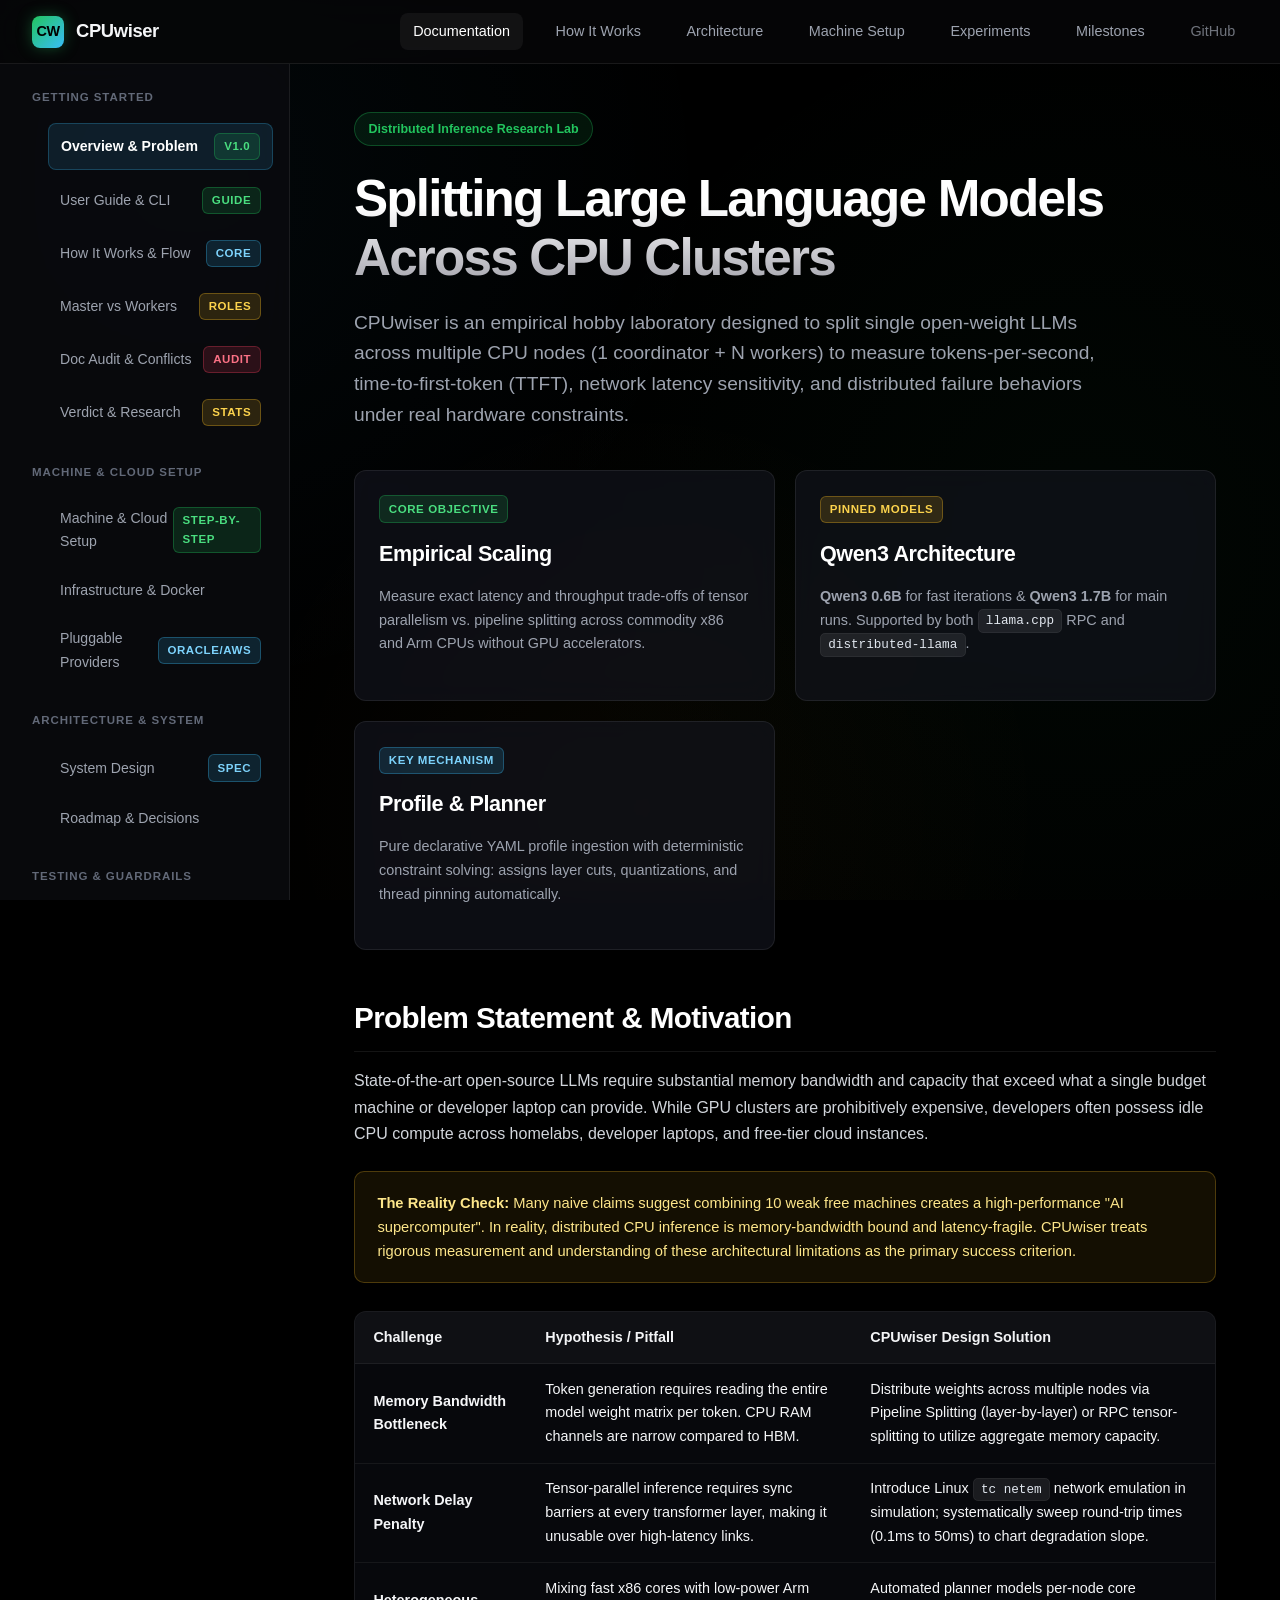
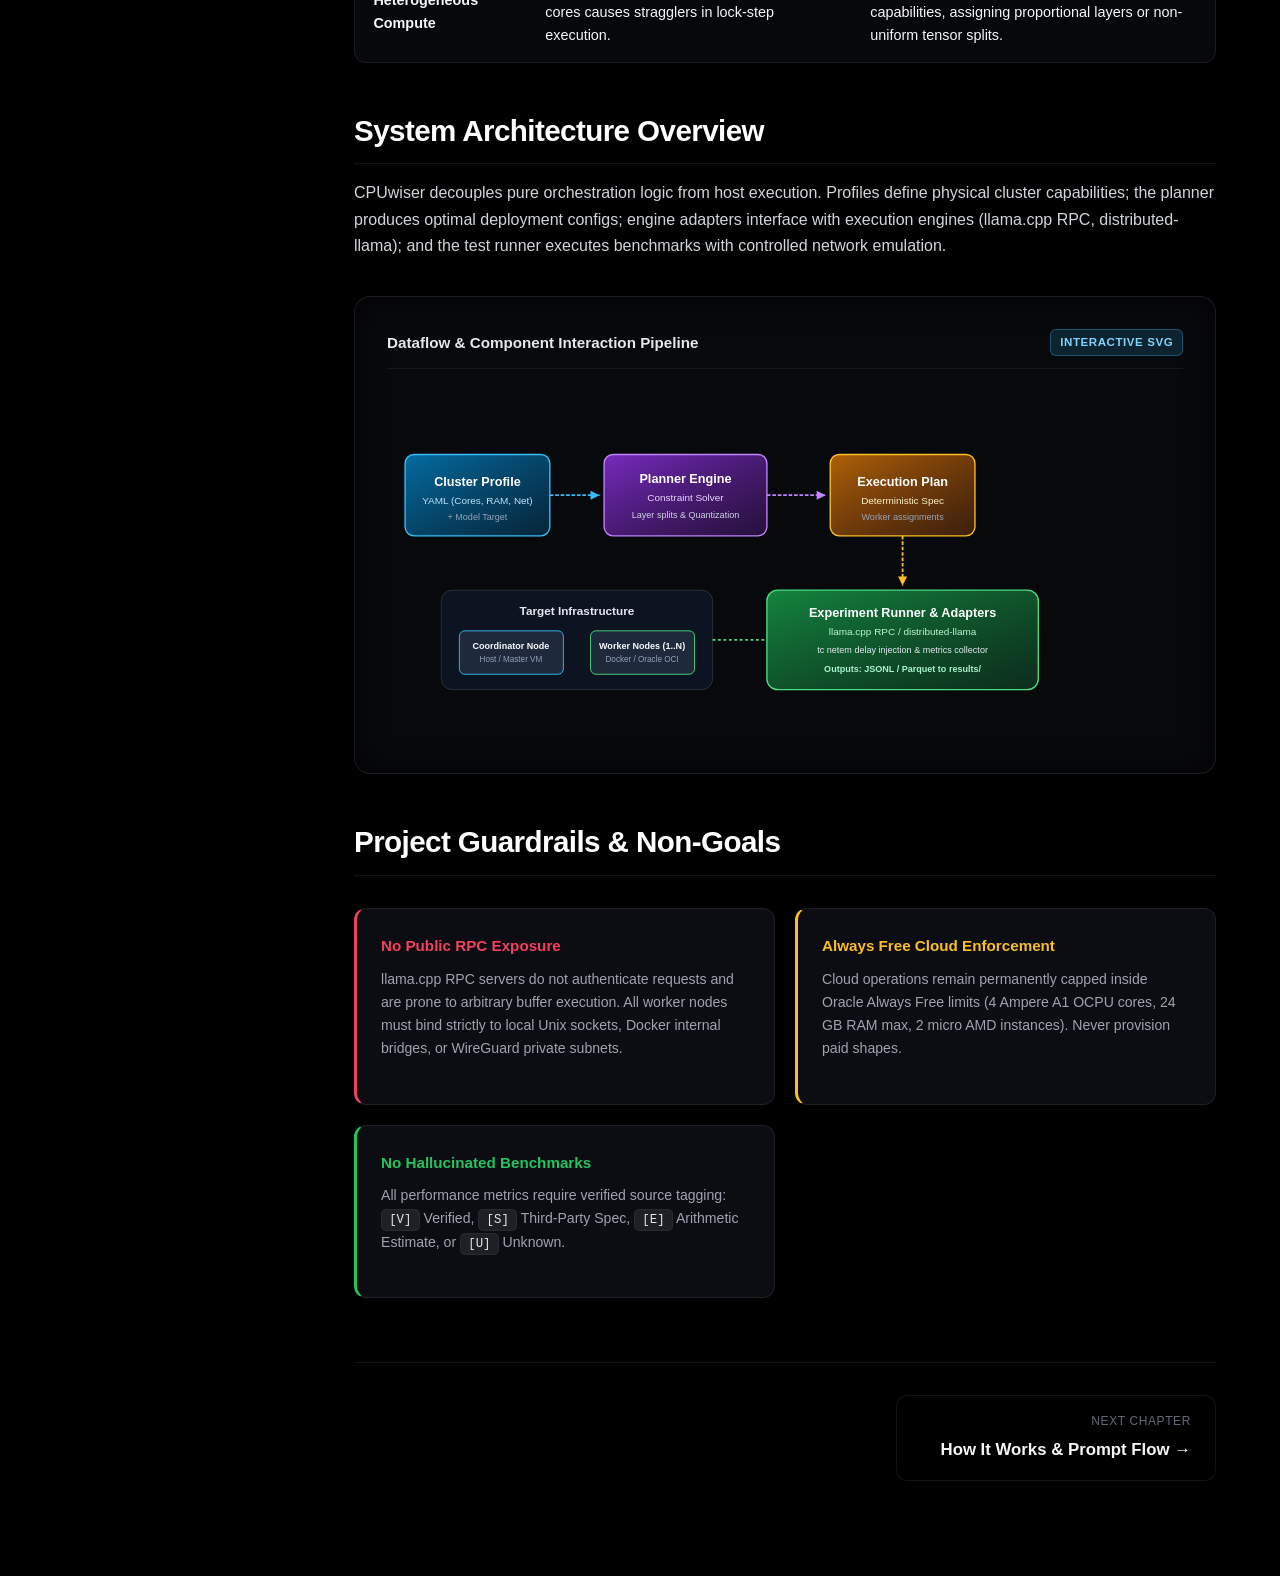
<file: docs/index.html>
<!DOCTYPE html>
<html lang="en">
<head>
  <meta charset="UTF-8">
  <meta name="viewport" content="width=device-width, initial-scale=1.0">
  <title>CPUwiser — Distributed-CPU LLM Inference Lab</title>
  <link rel="stylesheet" href="website/assets/css/style.css">
</head>
<body>

  <!-- Top Navigation Bar -->
  <header class="top-nav">
    <a href="index.html" class="brand">
      <div class="brand-icon">CW</div>
      <span>CPUwiser</span>
    </a>
    <nav class="nav-links">
      <a href="index.html" class="nav-link active">Documentation</a>
      <a href="website/how-it-works.html" class="nav-link">How It Works</a>
      <a href="website/design.html" class="nav-link">Architecture</a>
      <a href="website/cloud-setup.html" class="nav-link">Machine Setup</a>
      <a href="website/experiments.html" class="nav-link">Experiments</a>
      <a href="website/tasks.html" class="nav-link">Milestones</a>
      <a href="https://github.com" target="_blank" class="nav-link" style="opacity: 0.7;">GitHub</a>
    </nav>
  </header>

  <div class="app-layout">
    <!-- Left Book-Style Sidebar -->
    <aside class="sidebar">
      <div class="sidebar-group">
        <div class="sidebar-title">Getting Started</div>
        <ul class="sidebar-menu">
          <li class="sidebar-item active"><a href="index.html"><span>Overview & Problem</span> <span class="badge badge-green">v1.0</span></a></li>
          <li class="sidebar-item"><a href="website/user-guide.html"><span>User Guide & CLI</span> <span class="badge badge-green">Guide</span></a></li>
          <li class="sidebar-item"><a href="website/how-it-works.html"><span>How It Works & Flow</span> <span class="badge badge-cyan">Core</span></a></li>
          <li class="sidebar-item"><a href="website/node-roles.html"><span>Master vs Workers</span> <span class="badge badge-yellow">Roles</span></a></li>
          <li class="sidebar-item"><a href="website/doc-audit.html"><span>Doc Audit & Conflicts</span> <span class="badge badge-red">Audit</span></a></li>
          <li class="sidebar-item"><a href="website/research.html"><span>Verdict & Research</span> <span class="badge badge-yellow">Stats</span></a></li>
        </ul>
      </div>

      <div class="sidebar-group">
        <div class="sidebar-title">Machine & Cloud Setup</div>
        <ul class="sidebar-menu">
          <li class="sidebar-item"><a href="website/cloud-setup.html"><span>Machine & Cloud Setup</span> <span class="badge badge-green">Step-by-step</span></a></li>
          <li class="sidebar-item"><a href="website/infra.html"><span>Infrastructure & Docker</span></a></li>
          <li class="sidebar-item"><a href="website/platforms.html"><span>Pluggable Providers</span> <span class="badge badge-cyan">Oracle/AWS</span></a></li>
        </ul>
      </div>

      <div class="sidebar-group">
        <div class="sidebar-title">Architecture & System</div>
        <ul class="sidebar-menu">
          <li class="sidebar-item"><a href="website/design.html"><span>System Design</span> <span class="badge badge-cyan">Spec</span></a></li>
          <li class="sidebar-item"><a href="website/plan.html"><span>Roadmap & Decisions</span></a></li>
        </ul>
      </div>

      <div class="sidebar-group">
        <div class="sidebar-title">Testing & Guardrails</div>
        <ul class="sidebar-menu">
          <li class="sidebar-item"><a href="website/experiments.html"><span>Experiment Matrix</span> <span class="badge badge-yellow">Tiers</span></a></li>
          <li class="sidebar-item"><a href="website/tasks.html"><span>Task Board</span> <span class="badge badge-green">M0-M7</span></a></li>
          <li class="sidebar-item"><a href="website/claude.html"><span>Agent Rules & Guardrails</span> <span class="badge badge-red">Strict</span></a></li>
        </ul>
      </div>
    </aside>

    <!-- Main Content Area -->
    <main class="main-wrapper">
      <div class="content-container">
        
        <!-- Hero Section -->
        <div class="hero-badge">Distributed Inference Research Lab</div>
        <h1 class="hero-title">Splitting Large Language Models Across CPU Clusters</h1>
        <p class="hero-subtitle">
          CPUwiser is an empirical hobby laboratory designed to split single open-weight LLMs across multiple CPU nodes (1 coordinator + N workers) to measure tokens-per-second, time-to-first-token (TTFT), network latency sensitivity, and distributed failure behaviors under real hardware constraints.
        </p>

        <!-- Executive Metrics Cards -->
        <div class="card-grid">
          <div class="glass-card">
            <span class="badge badge-green">Core Objective</span>
            <h3 style="margin-top: 0.75rem;">Empirical Scaling</h3>
            <p style="color: var(--text-secondary); font-size: 0.9rem;">
              Measure exact latency and throughput trade-offs of tensor parallelism vs. pipeline splitting across commodity x86 and Arm CPUs without GPU accelerators.
            </p>
          </div>
          <div class="glass-card">
            <span class="badge badge-yellow">Pinned Models</span>
            <h3 style="margin-top: 0.75rem;">Qwen3 Architecture</h3>
            <p style="color: var(--text-secondary); font-size: 0.9rem;">
              <strong>Qwen3 0.6B</strong> for fast iterations & <strong>Qwen3 1.7B</strong> for main runs. Supported by both <code>llama.cpp</code> RPC and <code>distributed-llama</code>.
            </p>
          </div>
          <div class="glass-card">
            <span class="badge badge-cyan">Key Mechanism</span>
            <h3 style="margin-top: 0.75rem;">Profile & Planner</h3>
            <p style="color: var(--text-secondary); font-size: 0.9rem;">
              Pure declarative YAML profile ingestion with deterministic constraint solving: assigns layer cuts, quantizations, and thread pinning automatically.
            </p>
          </div>
        </div>

        <!-- Problem Statement & Solution Section -->
        <h2>Problem Statement & Motivation</h2>
        <p>
          State-of-the-art open-source LLMs require substantial memory bandwidth and capacity that exceed what a single budget machine or developer laptop can provide. While GPU clusters are prohibitively expensive, developers often possess idle CPU compute across homelabs, developer laptops, and free-tier cloud instances.
        </p>

        <div class="callout callout-warning">
          <div>
            <strong>The Reality Check:</strong> Many naive claims suggest combining 10 weak free machines creates a high-performance "AI supercomputer". In reality, distributed CPU inference is memory-bandwidth bound and latency-fragile. CPUwiser treats rigorous measurement and understanding of these architectural limitations as the primary success criterion.
          </div>
        </div>

        <div class="table-container">
          <table>
            <thead>
              <tr>
                <th>Challenge</th>
                <th>Hypothesis / Pitfall</th>
                <th>CPUwiser Design Solution</th>
              </tr>
            </thead>
            <tbody>
              <tr>
                <td><strong>Memory Bandwidth Bottleneck</strong></td>
                <td>Token generation requires reading the entire model weight matrix per token. CPU RAM channels are narrow compared to HBM.</td>
                <td>Distribute weights across multiple nodes via Pipeline Splitting (layer-by-layer) or RPC tensor-splitting to utilize aggregate memory capacity.</td>
              </tr>
              <tr>
                <td><strong>Network Delay Penalty</strong></td>
                <td>Tensor-parallel inference requires sync barriers at every transformer layer, making it unusable over high-latency links.</td>
                <td>Introduce Linux <code>tc netem</code> network emulation in simulation; systematically sweep round-trip times (0.1ms to 50ms) to chart degradation slope.</td>
              </tr>
              <tr>
                <td><strong>Heterogeneous Compute</strong></td>
                <td>Mixing fast x86 cores with low-power Arm cores causes stragglers in lock-step execution.</td>
                <td>Automated planner models per-node core capabilities, assigning proportional layers or non-uniform tensor splits.</td>
              </tr>
            </tbody>
          </table>
        </div>

        <!-- Interactive Architecture Diagram -->
        <h2>System Architecture Overview</h2>
        <p>
          CPUwiser decouples pure orchestration logic from host execution. Profiles define physical cluster capabilities; the planner produces optimal deployment configs; engine adapters interface with execution engines (llama.cpp RPC, distributed-llama); and the test runner executes benchmarks with controlled network emulation.
        </p>

        <div class="diagram-container">
          <div class="diagram-header">
            <span class="diagram-title">Dataflow & Component Interaction Pipeline</span>
            <span class="badge badge-cyan">Interactive SVG</span>
          </div>

          <svg viewBox="0 0 880 340" width="100%" height="340" style="font-family: var(--font-sans);">
            <defs>
              <linearGradient id="grad-blue" x1="0%" y1="0%" x2="100%" y2="100%">
                <stop offset="0%" stop-color="#0284c7" stop-opacity="0.8"/>
                <stop offset="100%" stop-color="#0369a1" stop-opacity="0.3"/>
              </linearGradient>
              <linearGradient id="grad-green" x1="0%" y1="0%" x2="100%" y2="100%">
                <stop offset="0%" stop-color="#16a34a" stop-opacity="0.8"/>
                <stop offset="100%" stop-color="#15803d" stop-opacity="0.3"/>
              </linearGradient>
              <linearGradient id="grad-yellow" x1="0%" y1="0%" x2="100%" y2="100%">
                <stop offset="0%" stop-color="#d97706" stop-opacity="0.8"/>
                <stop offset="100%" stop-color="#b45309" stop-opacity="0.3"/>
              </linearGradient>
              <linearGradient id="grad-purple" x1="0%" y1="0%" x2="100%" y2="100%">
                <stop offset="0%" stop-color="#9333ea" stop-opacity="0.8"/>
                <stop offset="100%" stop-color="#6b21a8" stop-opacity="0.3"/>
              </linearGradient>
              <filter id="glow" x="-20%" y="-20%" width="140%" height="140%">
                <feGaussianBlur stdDeviation="5" result="blur" />
                <feComposite in="SourceGraphic" in2="blur" operator="over" />
              </filter>
            </defs>

            <!-- Inputs Box -->
            <g class="diagram-node">
              <rect x="20" y="50" width="160" height="90" rx="10" fill="url(#grad-blue)" stroke="#38bdf8" stroke-width="1.5" />
              <text x="100" y="85" fill="#ffffff" font-size="14" font-weight="700" text-anchor="middle">Cluster Profile</text>
              <text x="100" y="105" fill="#bae6fd" font-size="11" text-anchor="middle">YAML (Cores, RAM, Net)</text>
              <text x="100" y="122" fill="#94a3b8" font-size="10" text-anchor="middle">+ Model Target</text>
            </g>

            <!-- Arrow 1 -->
            <path d="M 180 95 L 235 95" stroke="#38bdf8" stroke-width="2" marker-end="url(#arrow)" stroke-dasharray="4 2"/>
            <polygon points="235,95 225,90 225,100" fill="#38bdf8" />

            <!-- Planner Box -->
            <g class="diagram-node">
              <rect x="240" y="50" width="180" height="90" rx="10" fill="url(#grad-purple)" stroke="#c084fc" stroke-width="1.5" />
              <text x="330" y="82" fill="#ffffff" font-size="14" font-weight="700" text-anchor="middle">Planner Engine</text>
              <text x="330" y="102" fill="#e9d5ff" font-size="11" text-anchor="middle">Constraint Solver</text>
              <text x="330" y="120" fill="#cbd5e1" font-size="10" text-anchor="middle">Layer splits & Quantization</text>
            </g>

            <!-- Arrow 2 -->
            <path d="M 420 95 L 485 95" stroke="#c084fc" stroke-width="2" stroke-dasharray="4 2"/>
            <polygon points="485,95 475,90 475,100" fill="#c084fc" />

            <!-- Plan Spec -->
            <g class="diagram-node">
              <rect x="490" y="50" width="160" height="90" rx="10" fill="url(#grad-yellow)" stroke="#fbbf24" stroke-width="1.5" />
              <text x="570" y="85" fill="#ffffff" font-size="14" font-weight="700" text-anchor="middle">Execution Plan</text>
              <text x="570" y="105" fill="#fef3c7" font-size="11" text-anchor="middle">Deterministic Spec</text>
              <text x="570" y="122" fill="#94a3b8" font-size="10" text-anchor="middle">Worker assignments</text>
            </g>

            <!-- Arrow 3 (down to Runner) -->
            <path d="M 570 140 L 570 195" stroke="#fbbf24" stroke-width="2" stroke-dasharray="4 2"/>
            <polygon points="570,195 565,185 575,185" fill="#fbbf24" />

            <!-- Runner & Infra Execution -->
            <g class="diagram-node">
              <rect x="420" y="200" width="300" height="110" rx="12" fill="url(#grad-green)" stroke="#4ade80" stroke-width="1.5" />
              <text x="570" y="230" fill="#ffffff" font-size="14" font-weight="700" text-anchor="middle">Experiment Runner & Adapters</text>
              <text x="570" y="250" fill="#bbf7d0" font-size="11" text-anchor="middle">llama.cpp RPC / distributed-llama</text>
              <text x="570" y="270" fill="#e2e8f0" font-size="10" text-anchor="middle">tc netem delay injection & metrics collector</text>
              <text x="570" y="290" fill="#a7f3d0" font-size="10" font-weight="600" text-anchor="middle">Outputs: JSONL / Parquet to results/</text>
            </g>

            <!-- Nodes simulation -->
            <g class="diagram-node">
              <rect x="60" y="200" width="300" height="110" rx="12" fill="rgba(15, 23, 42, 0.7)" stroke="rgba(255, 255, 255, 0.15)" stroke-width="1" />
              <text x="210" y="228" fill="#e2e8f0" font-size="13" font-weight="700" text-anchor="middle">Target Infrastructure</text>
              
              <rect x="80" y="245" width="115" height="48" rx="6" fill="#1e293b" stroke="#38bdf8" stroke-width="1"/>
              <text x="137" y="265" fill="#f8fafc" font-size="10" font-weight="600" text-anchor="middle">Coordinator Node</text>
              <text x="137" y="280" fill="#94a3b8" font-size="9" text-anchor="middle">Host / Master VM</text>

              <rect x="225" y="245" width="115" height="48" rx="6" fill="#1e293b" stroke="#4ade80" stroke-width="1"/>
              <text x="282" y="265" fill="#f8fafc" font-size="10" font-weight="600" text-anchor="middle">Worker Nodes (1..N)</text>
              <text x="282" y="280" fill="#94a3b8" font-size="9" text-anchor="middle">Docker / Oracle OCI</text>
            </g>

            <!-- Line between Infra and Runner -->
            <path d="M 360 255 L 420 255" stroke="#4ade80" stroke-width="2" stroke-dasharray="3 3"/>
          </svg>
        </div>

        <!-- Strict Lab Guardrails -->
        <h2>Project Guardrails & Non-Goals</h2>
        <div class="card-grid">
          <div class="glass-card" style="border-left: 3px solid var(--accent-red);">
            <strong style="color: var(--accent-red); font-size: 0.95rem;">No Public RPC Exposure</strong>
            <p style="margin-top: 0.5rem; font-size: 0.88rem; color: var(--text-secondary);">
              llama.cpp RPC servers do not authenticate requests and are prone to arbitrary buffer execution. All worker nodes must bind strictly to local Unix sockets, Docker internal bridges, or WireGuard private subnets.
            </p>
          </div>
          <div class="glass-card" style="border-left: 3px solid var(--accent-yellow);">
            <strong style="color: var(--accent-yellow); font-size: 0.95rem;">Always Free Cloud Enforcement</strong>
            <p style="margin-top: 0.5rem; font-size: 0.88rem; color: var(--text-secondary);">
              Cloud operations remain permanently capped inside Oracle Always Free limits (4 Ampere A1 OCPU cores, 24 GB RAM max, 2 micro AMD instances). Never provision paid shapes.
            </p>
          </div>
          <div class="glass-card" style="border-left: 3px solid var(--accent-green);">
            <strong style="color: var(--accent-green); font-size: 0.95rem;">No Hallucinated Benchmarks</strong>
            <p style="margin-top: 0.5rem; font-size: 0.88rem; color: var(--text-secondary);">
              All performance metrics require verified source tagging: <code>[V]</code> Verified, <code>[S]</code> Third-Party Spec, <code>[E]</code> Arithmetic Estimate, or <code>[U]</code> Unknown.
            </p>
          </div>
        </div>

        <!-- Book-Style Footer Navigation -->
        <div class="doc-footer-nav">
          <div style="flex: 1;"></div>
          <a href="website/how-it-works.html" class="doc-footer-btn" style="text-align: right;">
            <span class="label">Next Chapter</span>
            <span class="title">How It Works & Prompt Flow →</span>
          </a>
        </div>

      </div>
    </main>
  </div>

  <script src="website/assets/js/main.js"></script>
</body>
</html>
</file>
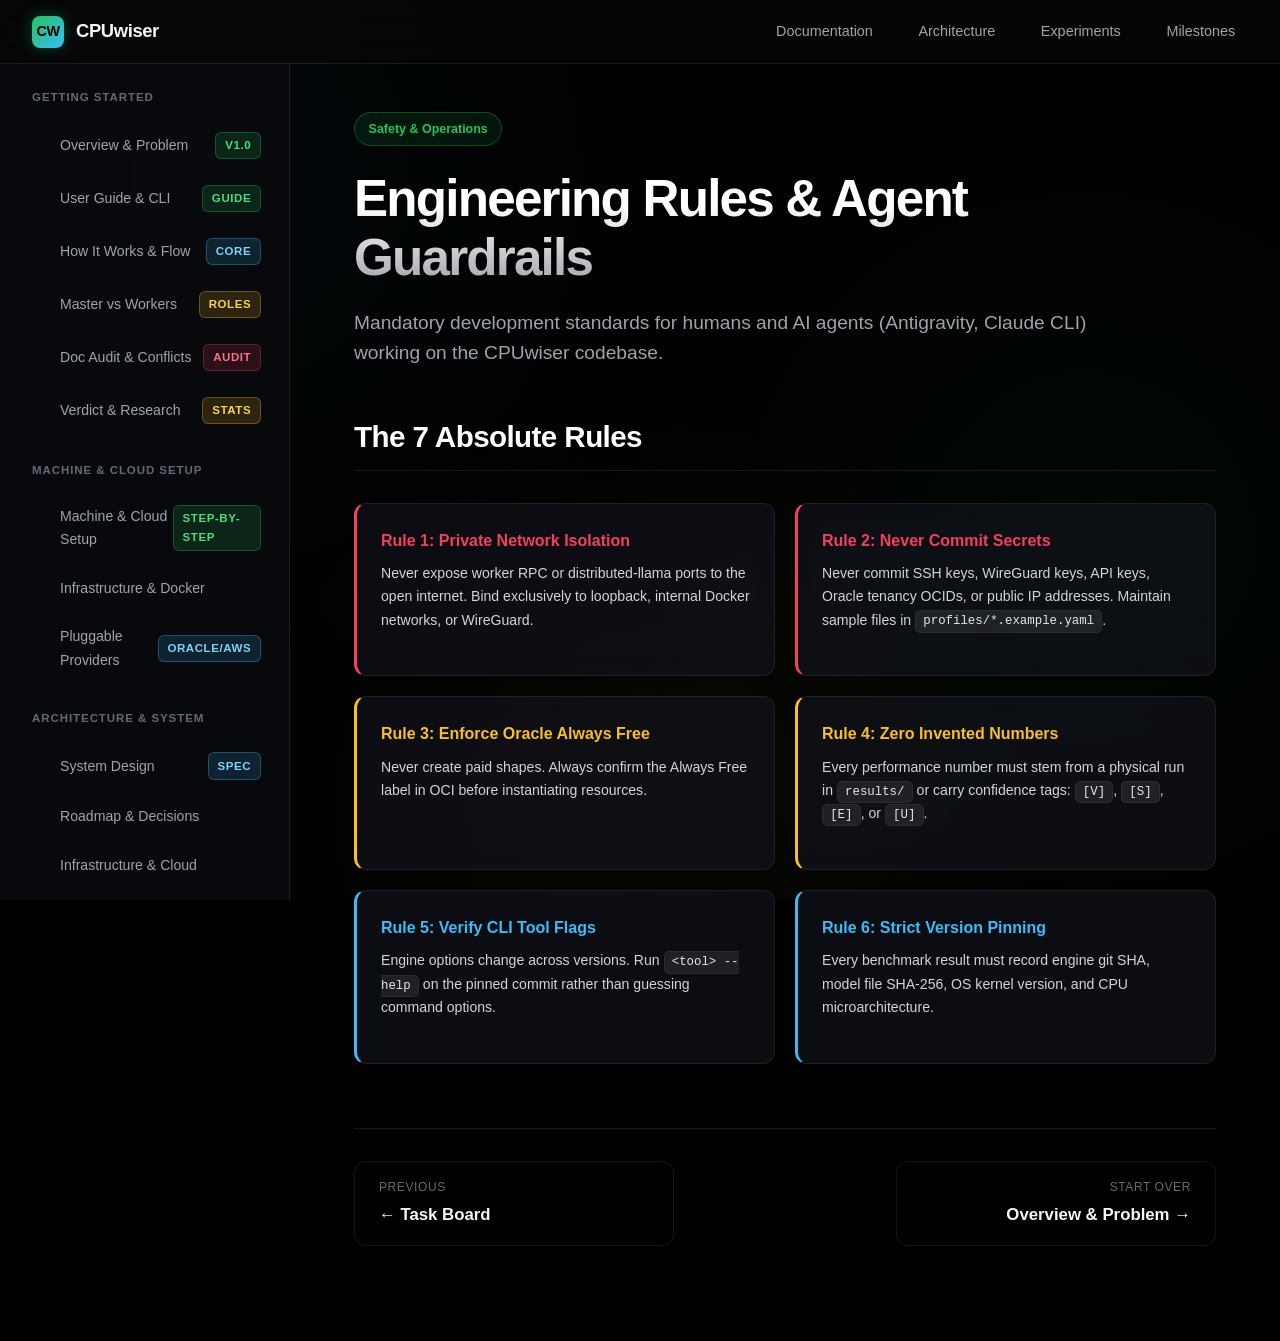
<file: docs/website/claude.html>
<!DOCTYPE html>
<html lang="en">
<head>
  <meta charset="UTF-8">
  <meta name="viewport" content="width=device-width, initial-scale=1.0">
  <title>Agent Rules & Development Guardrails — CPUwiser</title>
  <link rel="stylesheet" href="assets/css/style.css">
</head>
<body>
  <header class="top-nav">
    <a href="../index.html" class="brand"><div class="brand-icon">CW</div><span>CPUwiser</span></a>
    <nav class="nav-links">
      <a href="../index.html" class="nav-link">Documentation</a>
      <a href="design.html" class="nav-link">Architecture</a>
      <a href="experiments.html" class="nav-link">Experiments</a>
      <a href="tasks.html" class="nav-link">Milestones</a>
    </nav>
  </header>

  <div class="app-layout">
    <aside class="sidebar">
                  <div class="sidebar-group">
        <div class="sidebar-title">Getting Started</div>
        <ul class="sidebar-menu">
          <li class="sidebar-item"><a href="../index.html"><span>Overview & Problem</span> <span class="badge badge-green">v1.0</span></a></li>
          <li class="sidebar-item"><a href="user-guide.html"><span>User Guide & CLI</span> <span class="badge badge-green">Guide</span></a></li>
          <li class="sidebar-item"><a href="how-it-works.html"><span>How It Works & Flow</span> <span class="badge badge-cyan">Core</span></a></li>
          <li class="sidebar-item"><a href="node-roles.html"><span>Master vs Workers</span> <span class="badge badge-yellow">Roles</span></a></li>
          <li class="sidebar-item"><a href="doc-audit.html"><span>Doc Audit & Conflicts</span> <span class="badge badge-red">Audit</span></a></li>
          <li class="sidebar-item"><a href="research.html"><span>Verdict & Research</span> <span class="badge badge-yellow">Stats</span></a></li>
        </ul>
      </div>
      <div class="sidebar-group">
        <div class="sidebar-title">Machine & Cloud Setup</div>
        <ul class="sidebar-menu">
          <li class="sidebar-item"><a href="cloud-setup.html"><span>Machine & Cloud Setup</span> <span class="badge badge-green">Step-by-step</span></a></li>
          <li class="sidebar-item"><a href="infra.html"><span>Infrastructure & Docker</span></a></li>
          <li class="sidebar-item"><a href="platforms.html"><span>Pluggable Providers</span> <span class="badge badge-cyan">Oracle/AWS</span></a></li>
        </ul>
      </div>
      <div class="sidebar-group">
        <div class="sidebar-title">Architecture & System</div>
        <ul class="sidebar-menu">
          <li class="sidebar-item"><a href="design.html"><span>System Design</span> <span class="badge badge-cyan">Spec</span></a></li>
          <li class="sidebar-item"><a href="plan.html"><span>Roadmap & Decisions</span></a></li>
          <li class="sidebar-item"><a href="infra.html"><span>Infrastructure & Cloud</span></a></li>
        </ul>
      </div>
      <div class="sidebar-group">
        <div class="sidebar-title">Testing & Execution</div>
        <ul class="sidebar-menu">
          <li class="sidebar-item"><a href="experiments.html"><span>Experiment Matrix</span> <span class="badge badge-yellow">Tiers</span></a></li>
          <li class="sidebar-item"><a href="tasks.html"><span>Task Board</span> <span class="badge badge-green">M0-M7</span></a></li>
          <li class="sidebar-item active"><a href="claude.html"><span>Agent Rules & Guardrails</span> <span class="badge badge-red">Strict</span></a></li>
        </ul>
      </div>
    </aside>

    <main class="main-wrapper">
      <div class="content-container">
        <div class="hero-badge">Safety & Operations</div>
        <h1 class="hero-title">Engineering Rules & Agent Guardrails</h1>
        <p class="hero-subtitle">
          Mandatory development standards for humans and AI agents (Antigravity, Claude CLI) working on the CPUwiser codebase.
        </p>

        <h2>The 7 Absolute Rules</h2>
        <div class="card-grid">
          <div class="glass-card" style="border-left: 3px solid var(--accent-red);">
            <strong style="color: var(--accent-red);">Rule 1: Private Network Isolation</strong>
            <p style="margin-top: 0.5rem; font-size: 0.88rem;">Never expose worker RPC or distributed-llama ports to the open internet. Bind exclusively to loopback, internal Docker networks, or WireGuard.</p>
          </div>
          <div class="glass-card" style="border-left: 3px solid var(--accent-red);">
            <strong style="color: var(--accent-red);">Rule 2: Never Commit Secrets</strong>
            <p style="margin-top: 0.5rem; font-size: 0.88rem;">Never commit SSH keys, WireGuard keys, API keys, Oracle tenancy OCIDs, or public IP addresses. Maintain sample files in <code>profiles/*.example.yaml</code>.</p>
          </div>
          <div class="glass-card" style="border-left: 3px solid var(--accent-yellow);">
            <strong style="color: var(--accent-yellow);">Rule 3: Enforce Oracle Always Free</strong>
            <p style="margin-top: 0.5rem; font-size: 0.88rem;">Never create paid shapes. Always confirm the Always Free label in OCI before instantiating resources.</p>
          </div>
          <div class="glass-card" style="border-left: 3px solid var(--accent-yellow);">
            <strong style="color: var(--accent-yellow);">Rule 4: Zero Invented Numbers</strong>
            <p style="margin-top: 0.5rem; font-size: 0.88rem;">Every performance number must stem from a physical run in <code>results/</code> or carry confidence tags: <code>[V]</code>, <code>[S]</code>, <code>[E]</code>, or <code>[U]</code>.</p>
          </div>
          <div class="glass-card" style="border-left: 3px solid var(--accent-cyan);">
            <strong style="color: var(--accent-cyan);">Rule 5: Verify CLI Tool Flags</strong>
            <p style="margin-top: 0.5rem; font-size: 0.88rem;">Engine options change across versions. Run <code>&lt;tool&gt; --help</code> on the pinned commit rather than guessing command options.</p>
          </div>
          <div class="glass-card" style="border-left: 3px solid var(--accent-cyan);">
            <strong style="color: var(--accent-cyan);">Rule 6: Strict Version Pinning</strong>
            <p style="margin-top: 0.5rem; font-size: 0.88rem;">Every benchmark result must record engine git SHA, model file SHA-256, OS kernel version, and CPU microarchitecture.</p>
          </div>
        </div>

        <div class="doc-footer-nav">
          <a href="tasks.html" class="doc-footer-btn">
            <span class="label">Previous</span>
            <span class="title">← Task Board</span>
          </a>
          <a href="../index.html" class="doc-footer-btn" style="text-align: right;">
            <span class="label">Start Over</span>
            <span class="title">Overview & Problem →</span>
          </a>
        </div>
      </div>
    </main>
  </div>
  <script src="assets/js/main.js"></script>
</body>
</html>
</file>
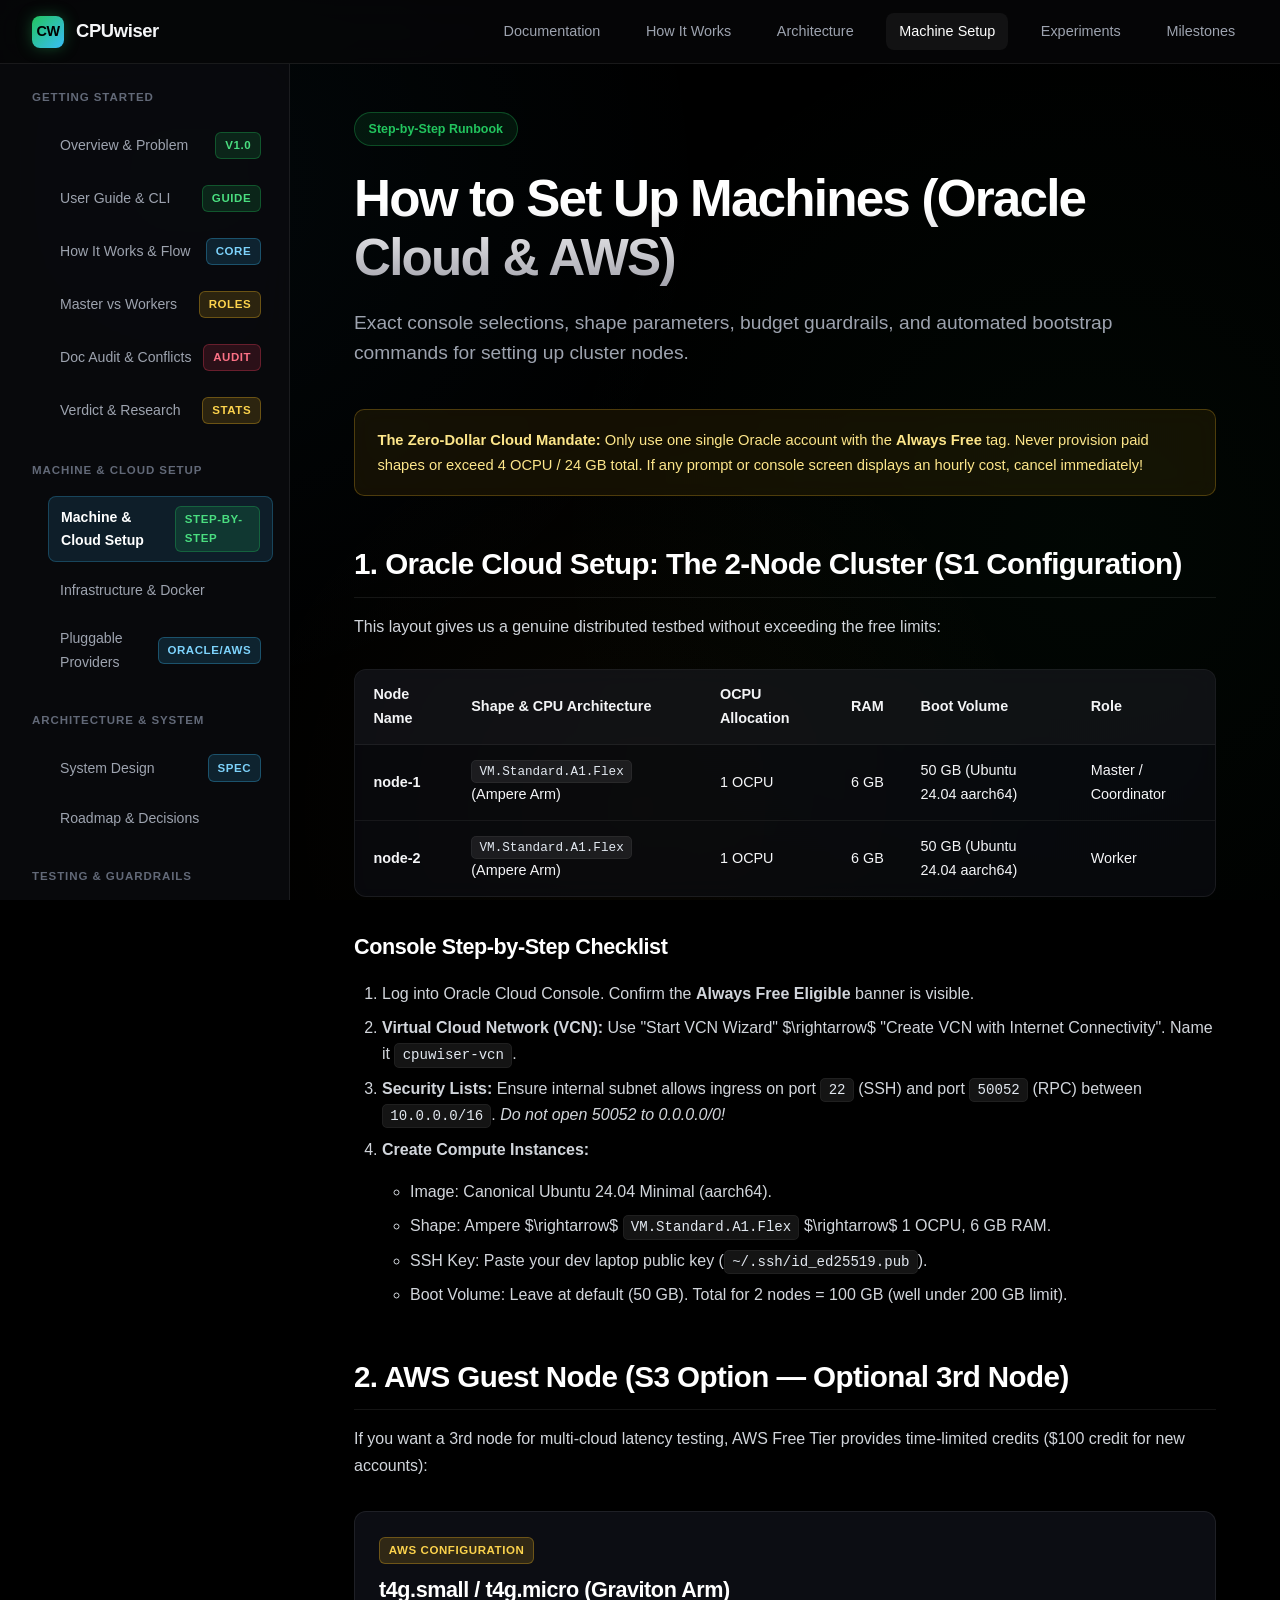
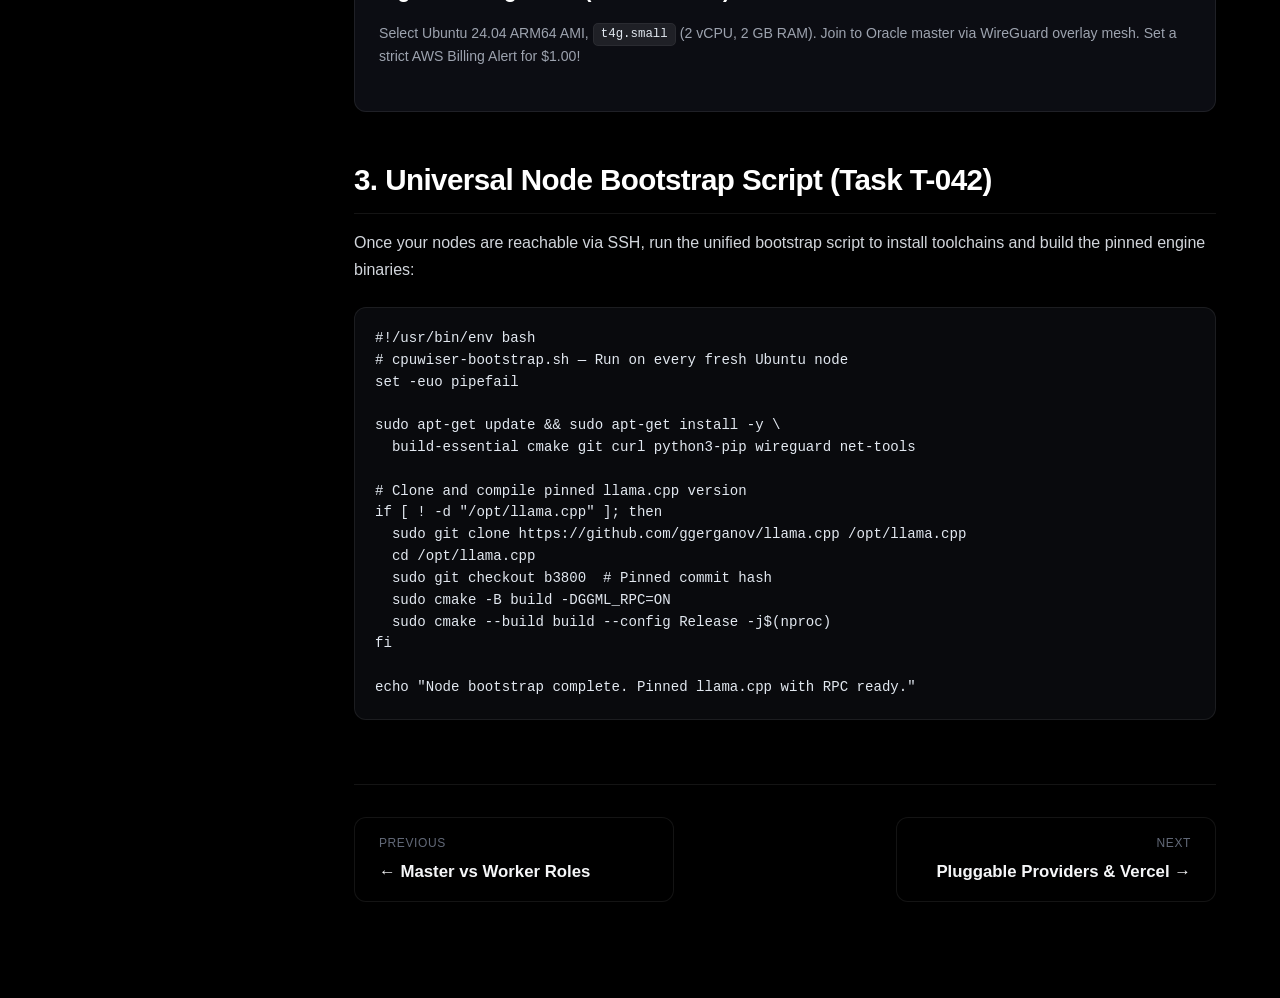
<file: docs/website/cloud-setup.html>
<!DOCTYPE html>
<html lang="en">

<head>
  <meta charset="UTF-8">
  <meta name="viewport" content="width=device-width, initial-scale=1.0">
  <title>Machine & Cloud Setup Runbook — CPUwiser</title>
  <link rel="stylesheet" href="assets/css/style.css">
</head>

<body>
  <header class="top-nav">
    <a href="../index.html" class="brand">
      <div class="brand-icon">CW</div><span>CPUwiser</span>
    </a>
    <nav class="nav-links">
      <a href="../index.html" class="nav-link">Documentation</a>
      <a href="how-it-works.html" class="nav-link">How It Works</a>
      <a href="design.html" class="nav-link">Architecture</a>
      <a href="cloud-setup.html" class="nav-link active">Machine Setup</a>
      <a href="experiments.html" class="nav-link">Experiments</a>
      <a href="tasks.html" class="nav-link">Milestones</a>
    </nav>
  </header>

  <div class="app-layout">
    <aside class="sidebar">
            <div class="sidebar-group">
        <div class="sidebar-title">Getting Started</div>
        <ul class="sidebar-menu">
          <li class="sidebar-item"><a href="../index.html"><span>Overview & Problem</span> <span class="badge badge-green">v1.0</span></a></li>
          <li class="sidebar-item"><a href="user-guide.html"><span>User Guide & CLI</span> <span class="badge badge-green">Guide</span></a></li>
          <li class="sidebar-item"><a href="how-it-works.html"><span>How It Works & Flow</span> <span class="badge badge-cyan">Core</span></a></li>
          <li class="sidebar-item"><a href="node-roles.html"><span>Master vs Workers</span> <span class="badge badge-yellow">Roles</span></a></li>
          <li class="sidebar-item"><a href="doc-audit.html"><span>Doc Audit & Conflicts</span> <span class="badge badge-red">Audit</span></a></li>
          <li class="sidebar-item"><a href="research.html"><span>Verdict & Research</span> <span class="badge badge-yellow">Stats</span></a></li>
        </ul>
      </div>
      <div class="sidebar-group">
        <div class="sidebar-title">Machine & Cloud Setup</div>
        <ul class="sidebar-menu">
          <li class="sidebar-item active"><a href="cloud-setup.html"><span>Machine & Cloud Setup</span> <span
                class="badge badge-green">Step-by-step</span></a></li>
          <li class="sidebar-item"><a href="infra.html"><span>Infrastructure & Docker</span></a></li>
          <li class="sidebar-item"><a href="platforms.html"><span>Pluggable Providers</span> <span
                class="badge badge-cyan">Oracle/AWS</span></a></li>
        </ul>
      </div>
      <div class="sidebar-group">
        <div class="sidebar-title">Architecture & System</div>
        <ul class="sidebar-menu">
          <li class="sidebar-item"><a href="design.html"><span>System Design</span> <span
                class="badge badge-cyan">Spec</span></a></li>
          <li class="sidebar-item"><a href="plan.html"><span>Roadmap & Decisions</span></a></li>
        </ul>
      </div>
      <div class="sidebar-group">
        <div class="sidebar-title">Testing & Guardrails</div>
        <ul class="sidebar-menu">
          <li class="sidebar-item"><a href="experiments.html"><span>Experiment Matrix</span> <span
                class="badge badge-yellow">Tiers</span></a></li>
          <li class="sidebar-item"><a href="tasks.html"><span>Task Board</span> <span
                class="badge badge-green">M0-M7</span></a></li>
          <li class="sidebar-item"><a href="claude.html"><span>Agent Rules & Guardrails</span> <span
                class="badge badge-red">Strict</span></a></li>
        </ul>
      </div>
    </aside>

    <main class="main-wrapper">
      <div class="content-container">
        <div class="hero-badge">Step-by-Step Runbook</div>
        <h1 class="hero-title">How to Set Up Machines (Oracle Cloud & AWS)</h1>
        <p class="hero-subtitle">
          Exact console selections, shape parameters, budget guardrails, and automated bootstrap commands for setting up
          cluster nodes.
        </p>

        <!-- Golden Cost Warning -->
        <div class="callout callout-warning">
          <div>
            <strong>The Zero-Dollar Cloud Mandate:</strong> Only use one single Oracle account with the <strong>Always
              Free</strong> tag. Never provision paid shapes or exceed 4 OCPU / 24 GB total. If any prompt or console
            screen displays an hourly cost, cancel immediately!
          </div>
        </div>

        <h2>1. Oracle Cloud Setup: The 2-Node Cluster (S1 Configuration)</h2>
        <p>This layout gives us a genuine distributed testbed without exceeding the free limits:</p>

        <div class="table-container">
          <table>
            <thead>
              <tr>
                <th>Node Name</th>
                <th>Shape & CPU Architecture</th>
                <th>OCPU Allocation</th>
                <th>RAM</th>
                <th>Boot Volume</th>
                <th>Role</th>
              </tr>
            </thead>
            <tbody>
              <tr>
                <td><strong>node-1</strong></td>
                <td><code>VM.Standard.A1.Flex</code> (Ampere Arm)</td>
                <td>1 OCPU</td>
                <td>6 GB</td>
                <td>50 GB (Ubuntu 24.04 aarch64)</td>
                <td>Master / Coordinator</td>
              </tr>
              <tr>
                <td><strong>node-2</strong></td>
                <td><code>VM.Standard.A1.Flex</code> (Ampere Arm)</td>
                <td>1 OCPU</td>
                <td>6 GB</td>
                <td>50 GB (Ubuntu 24.04 aarch64)</td>
                <td>Worker</td>
              </tr>
            </tbody>
          </table>
        </div>

        <h3>Console Step-by-Step Checklist</h3>
        <ol>
          <li>Log into Oracle Cloud Console. Confirm the <strong>Always Free Eligible</strong> banner is visible.</li>
          <li><strong>Virtual Cloud Network (VCN):</strong> Use "Start VCN Wizard" $\rightarrow$ "Create VCN with
            Internet Connectivity". Name it <code>cpuwiser-vcn</code>.</li>
          <li><strong>Security Lists:</strong> Ensure internal subnet allows ingress on port <code>22</code> (SSH) and
            port <code>50052</code> (RPC) between <code>10.0.0.0/16</code>. <em>Do not open 50052 to 0.0.0.0/0!</em>
          </li>
          <li><strong>Create Compute Instances:</strong>
            <ul>
              <li>Image: Canonical Ubuntu 24.04 Minimal (aarch64).</li>
              <li>Shape: Ampere $\rightarrow$ <code>VM.Standard.A1.Flex</code> $\rightarrow$ 1 OCPU, 6 GB RAM.</li>
              <li>SSH Key: Paste your dev laptop public key (<code>~/.ssh/id_ed25519.pub</code>).</li>
              <li>Boot Volume: Leave at default (50 GB). Total for 2 nodes = 100 GB (well under 200 GB limit).</li>
            </ul>
          </li>
        </ol>

        <!-- AWS Guest Node Section -->
        <h2>2. AWS Guest Node (S3 Option — Optional 3rd Node)</h2>
        <p>
          If you want a 3rd node for multi-cloud latency testing, AWS Free Tier provides time-limited credits ($100
          credit for new accounts):
        </p>
        <div class="card-grid">
          <div class="glass-card">
            <span class="badge badge-yellow">AWS Configuration</span>
            <h3 style="margin-top: 0.5rem;">t4g.small / t4g.micro (Graviton Arm)</h3>
            <p style="font-size: 0.88rem; color: var(--text-secondary);">
              Select Ubuntu 24.04 ARM64 AMI, <code>t4g.small</code> (2 vCPU, 2 GB RAM). Join to Oracle master via
              WireGuard overlay mesh. Set a strict AWS Billing Alert for $1.00!
            </p>
          </div>
        </div>

        <!-- Universal Bootstrap Script -->
        <h2>3. Universal Node Bootstrap Script (Task T-042)</h2>
        <p>
          Once your nodes are reachable via SSH, run the unified bootstrap script to install toolchains and build the
          pinned engine binaries:
        </p>

        <pre><code>#!/usr/bin/env bash
# cpuwiser-bootstrap.sh — Run on every fresh Ubuntu node
set -euo pipefail

sudo apt-get update && sudo apt-get install -y \
  build-essential cmake git curl python3-pip wireguard net-tools

# Clone and compile pinned llama.cpp version
if [ ! -d "/opt/llama.cpp" ]; then
  sudo git clone https://github.com/ggerganov/llama.cpp /opt/llama.cpp
  cd /opt/llama.cpp
  sudo git checkout b3800  # Pinned commit hash
  sudo cmake -B build -DGGML_RPC=ON
  sudo cmake --build build --config Release -j$(nproc)
fi

echo "Node bootstrap complete. Pinned llama.cpp with RPC ready."</code></pre>

        <div class="doc-footer-nav">
          <a href="node-roles.html" class="doc-footer-btn">
            <span class="label">Previous</span>
            <span class="title">← Master vs Worker Roles</span>
          </a>
          <a href="platforms.html" class="doc-footer-btn" style="text-align: right;">
            <span class="label">Next</span>
            <span class="title">Pluggable Providers & Vercel →</span>
          </a>
        </div>
      </div>
    </main>
  </div>
  <script src="assets/js/main.js"></script>
</body>

</html>
</file>
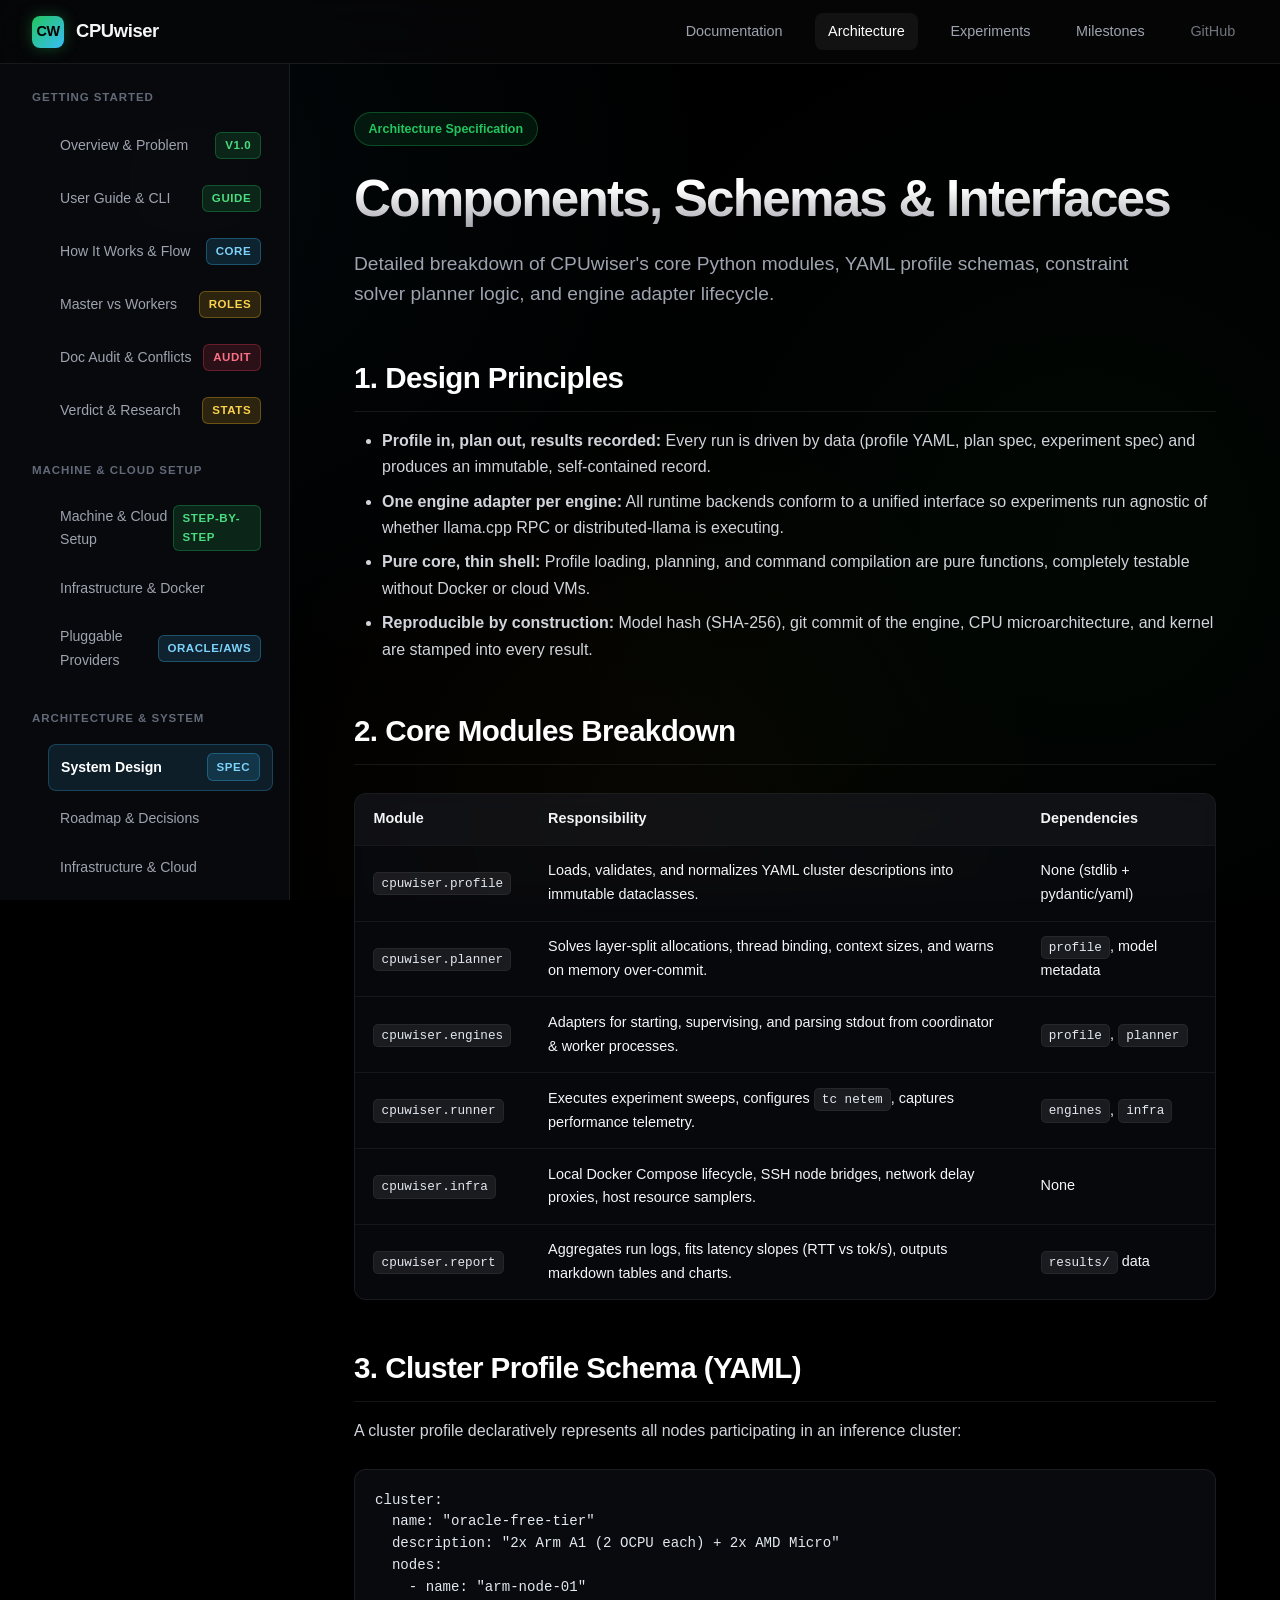
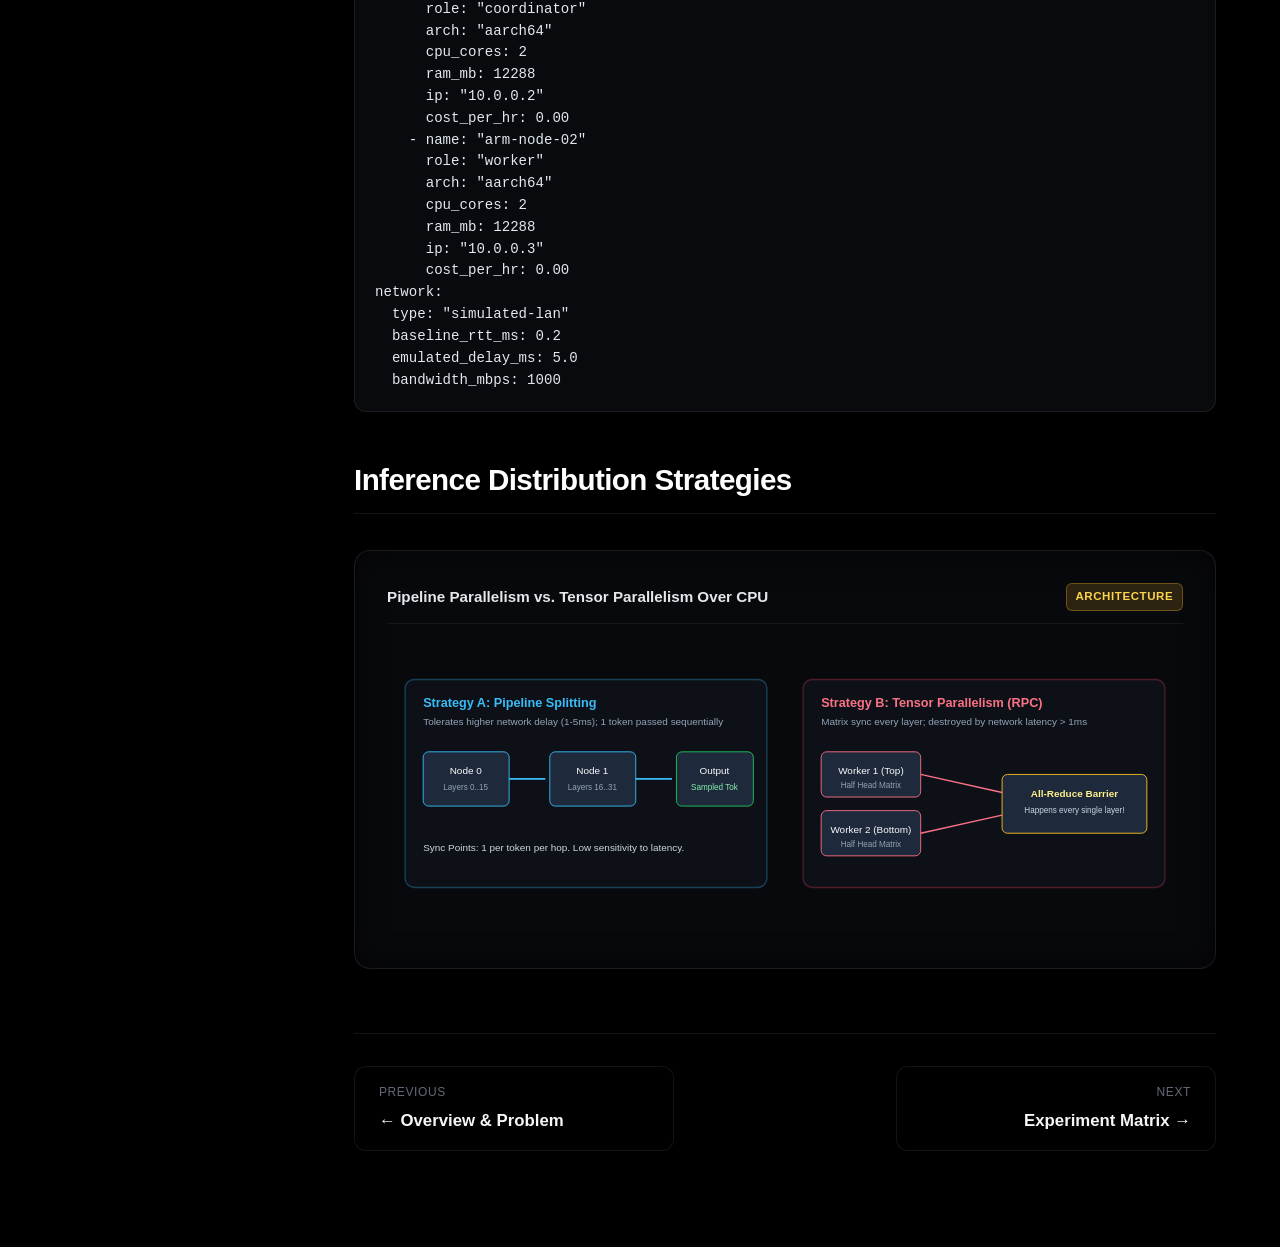
<file: docs/website/design.html>
<!DOCTYPE html>
<html lang="en">
<head>
  <meta charset="UTF-8">
  <meta name="viewport" content="width=device-width, initial-scale=1.0">
  <title>System Design & Interfaces — CPUwiser</title>
  <link rel="stylesheet" href="assets/css/style.css">
</head>
<body>

  <header class="top-nav">
    <a href="../index.html" class="brand">
      <div class="brand-icon">CW</div>
      <span>CPUwiser</span>
    </a>
    <nav class="nav-links">
      <a href="../index.html" class="nav-link">Documentation</a>
      <a href="design.html" class="nav-link active">Architecture</a>
      <a href="experiments.html" class="nav-link">Experiments</a>
      <a href="tasks.html" class="nav-link">Milestones</a>
      <a href="https://github.com" target="_blank" class="nav-link" style="opacity: 0.7;">GitHub</a>
    </nav>
  </header>

  <div class="app-layout">
    <aside class="sidebar">
                  <div class="sidebar-group">
        <div class="sidebar-title">Getting Started</div>
        <ul class="sidebar-menu">
          <li class="sidebar-item"><a href="../index.html"><span>Overview & Problem</span> <span class="badge badge-green">v1.0</span></a></li>
          <li class="sidebar-item"><a href="user-guide.html"><span>User Guide & CLI</span> <span class="badge badge-green">Guide</span></a></li>
          <li class="sidebar-item"><a href="how-it-works.html"><span>How It Works & Flow</span> <span class="badge badge-cyan">Core</span></a></li>
          <li class="sidebar-item"><a href="node-roles.html"><span>Master vs Workers</span> <span class="badge badge-yellow">Roles</span></a></li>
          <li class="sidebar-item"><a href="doc-audit.html"><span>Doc Audit & Conflicts</span> <span class="badge badge-red">Audit</span></a></li>
          <li class="sidebar-item"><a href="research.html"><span>Verdict & Research</span> <span class="badge badge-yellow">Stats</span></a></li>
        </ul>
      </div>
      <div class="sidebar-group">
        <div class="sidebar-title">Machine & Cloud Setup</div>
        <ul class="sidebar-menu">
          <li class="sidebar-item"><a href="cloud-setup.html"><span>Machine & Cloud Setup</span> <span class="badge badge-green">Step-by-step</span></a></li>
          <li class="sidebar-item"><a href="infra.html"><span>Infrastructure & Docker</span></a></li>
          <li class="sidebar-item"><a href="platforms.html"><span>Pluggable Providers</span> <span class="badge badge-cyan">Oracle/AWS</span></a></li>
        </ul>
      </div>

      <div class="sidebar-group">
        <div class="sidebar-title">Architecture & System</div>
        <ul class="sidebar-menu">
          <li class="sidebar-item active"><a href="design.html"><span>System Design</span> <span class="badge badge-cyan">Spec</span></a></li>
          <li class="sidebar-item"><a href="plan.html"><span>Roadmap & Decisions</span></a></li>
          <li class="sidebar-item"><a href="infra.html"><span>Infrastructure & Cloud</span></a></li>
        </ul>
      </div>

      <div class="sidebar-group">
        <div class="sidebar-title">Testing & Execution</div>
        <ul class="sidebar-menu">
          <li class="sidebar-item"><a href="experiments.html"><span>Experiment Matrix</span> <span class="badge badge-yellow">Tiers</span></a></li>
          <li class="sidebar-item"><a href="tasks.html"><span>Task Board</span> <span class="badge badge-green">M0-M7</span></a></li>
          <li class="sidebar-item"><a href="claude.html"><span>Agent Rules & Guardrails</span> <span class="badge badge-red">Strict</span></a></li>
        </ul>
      </div>
    </aside>

    <main class="main-wrapper">
      <div class="content-container">
        <div class="hero-badge">Architecture Specification</div>
        <h1 class="hero-title">Components, Schemas & Interfaces</h1>
        <p class="hero-subtitle">
          Detailed breakdown of CPUwiser's core Python modules, YAML profile schemas, constraint solver planner logic, and engine adapter lifecycle.
        </p>

        <h2>1. Design Principles</h2>
        <ul>
          <li><strong>Profile in, plan out, results recorded:</strong> Every run is driven by data (profile YAML, plan spec, experiment spec) and produces an immutable, self-contained record.</li>
          <li><strong>One engine adapter per engine:</strong> All runtime backends conform to a unified interface so experiments run agnostic of whether llama.cpp RPC or distributed-llama is executing.</li>
          <li><strong>Pure core, thin shell:</strong> Profile loading, planning, and command compilation are pure functions, completely testable without Docker or cloud VMs.</li>
          <li><strong>Reproducible by construction:</strong> Model hash (SHA-256), git commit of the engine, CPU microarchitecture, and kernel are stamped into every result.</li>
        </ul>

        <h2>2. Core Modules Breakdown</h2>
        <div class="table-container">
          <table>
            <thead>
              <tr>
                <th>Module</th>
                <th>Responsibility</th>
                <th>Dependencies</th>
              </tr>
            </thead>
            <tbody>
              <tr>
                <td><code>cpuwiser.profile</code></td>
                <td>Loads, validates, and normalizes YAML cluster descriptions into immutable dataclasses.</td>
                <td>None (stdlib + pydantic/yaml)</td>
              </tr>
              <tr>
                <td><code>cpuwiser.planner</code></td>
                <td>Solves layer-split allocations, thread binding, context sizes, and warns on memory over-commit.</td>
                <td><code>profile</code>, model metadata</td>
              </tr>
              <tr>
                <td><code>cpuwiser.engines</code></td>
                <td>Adapters for starting, supervising, and parsing stdout from coordinator & worker processes.</td>
                <td><code>profile</code>, <code>planner</code></td>
              </tr>
              <tr>
                <td><code>cpuwiser.runner</code></td>
                <td>Executes experiment sweeps, configures <code>tc netem</code>, captures performance telemetry.</td>
                <td><code>engines</code>, <code>infra</code></td>
              </tr>
              <tr>
                <td><code>cpuwiser.infra</code></td>
                <td>Local Docker Compose lifecycle, SSH node bridges, network delay proxies, host resource samplers.</td>
                <td>None</td>
              </tr>
              <tr>
                <td><code>cpuwiser.report</code></td>
                <td>Aggregates run logs, fits latency slopes (RTT vs tok/s), outputs markdown tables and charts.</td>
                <td><code>results/</code> data</td>
              </tr>
            </tbody>
          </table>
        </div>

        <h2>3. Cluster Profile Schema (YAML)</h2>
        <p>A cluster profile declaratively represents all nodes participating in an inference cluster:</p>

        <pre><code>cluster:
  name: "oracle-free-tier"
  description: "2x Arm A1 (2 OCPU each) + 2x AMD Micro"
  nodes:
    - name: "arm-node-01"
      role: "coordinator"
      arch: "aarch64"
      cpu_cores: 2
      ram_mb: 12288
      ip: "10.0.0.2"
      cost_per_hr: 0.00
    - name: "arm-node-02"
      role: "worker"
      arch: "aarch64"
      cpu_cores: 2
      ram_mb: 12288
      ip: "10.0.0.3"
      cost_per_hr: 0.00
network:
  type: "simulated-lan"
  baseline_rtt_ms: 0.2
  emulated_delay_ms: 5.0
  bandwidth_mbps: 1000</code></pre>

        <!-- Interactive Pipeline Split vs Tensor Split Diagram -->
        <h2>Inference Distribution Strategies</h2>
        <div class="diagram-container">
          <div class="diagram-header">
            <span class="diagram-title">Pipeline Parallelism vs. Tensor Parallelism Over CPU</span>
            <span class="badge badge-yellow">Architecture</span>
          </div>
          <svg viewBox="0 0 880 280" width="100%" height="280">
            <!-- Pipeline Splitting (Sequential) -->
            <rect x="20" y="20" width="400" height="230" rx="10" fill="#0d1117" stroke="rgba(56, 189, 248, 0.3)" stroke-width="1.5" />
            <text x="40" y="50" fill="#38bdf8" font-size="14" font-weight="700">Strategy A: Pipeline Splitting</text>
            <text x="40" y="70" fill="#94a3b8" font-size="11">Tolerates higher network delay (1-5ms); 1 token passed sequentially</text>

            <rect x="40" y="100" width="95" height="60" rx="6" fill="#1e293b" stroke="#38bdf8" stroke-width="1"/>
            <text x="87" y="125" fill="#f8fafc" font-size="11" text-anchor="middle">Node 0</text>
            <text x="87" y="142" fill="#94a3b8" font-size="9" text-anchor="middle">Layers 0..15</text>

            <path d="M 135 130 L 175 130" stroke="#38bdf8" stroke-width="2" marker-end="url(#arrow)"/>

            <rect x="180" y="100" width="95" height="60" rx="6" fill="#1e293b" stroke="#38bdf8" stroke-width="1"/>
            <text x="227" y="125" fill="#f8fafc" font-size="11" text-anchor="middle">Node 1</text>
            <text x="227" y="142" fill="#94a3b8" font-size="9" text-anchor="middle">Layers 16..31</text>

            <path d="M 275 130 L 315 130" stroke="#38bdf8" stroke-width="2"/>

            <rect x="320" y="100" width="85" height="60" rx="6" fill="#1e293b" stroke="#22c55e" stroke-width="1"/>
            <text x="362" y="125" fill="#f8fafc" font-size="11" text-anchor="middle">Output</text>
            <text x="362" y="142" fill="#86efac" font-size="9" text-anchor="middle">Sampled Tok</text>

            <text x="40" y="210" fill="#cbd5e1" font-size="11">Sync Points: 1 per token per hop. Low sensitivity to latency.</text>

            <!-- Tensor Parallelism (Lock-Step) -->
            <rect x="460" y="20" width="400" height="230" rx="10" fill="#0d1117" stroke="rgba(244, 63, 94, 0.3)" stroke-width="1.5" />
            <text x="480" y="50" fill="#fb7185" font-size="14" font-weight="700">Strategy B: Tensor Parallelism (RPC)</text>
            <text x="480" y="70" fill="#94a3b8" font-size="11">Matrix sync every layer; destroyed by network latency &gt; 1ms</text>

            <rect x="480" y="100" width="110" height="50" rx="6" fill="#1e293b" stroke="#fb7185" stroke-width="1"/>
            <text x="535" y="125" fill="#f8fafc" font-size="11" text-anchor="middle">Worker 1 (Top)</text>
            <text x="535" y="140" fill="#94a3b8" font-size="9" text-anchor="middle">Half Head Matrix</text>

            <rect x="480" y="165" width="110" height="50" rx="6" fill="#1e293b" stroke="#fb7185" stroke-width="1"/>
            <text x="535" y="190" fill="#f8fafc" font-size="11" text-anchor="middle">Worker 2 (Bottom)</text>
            <text x="535" y="205" fill="#94a3b8" font-size="9" text-anchor="middle">Half Head Matrix</text>

            <path d="M 590 125 L 680 145" stroke="#fb7185" stroke-width="1.5"/>
            <path d="M 590 190 L 680 170" stroke="#fb7185" stroke-width="1.5"/>

            <rect x="680" y="125" width="160" height="65" rx="6" fill="#1e293b" stroke="#fbbf24" stroke-width="1"/>
            <text x="760" y="150" fill="#fef08a" font-size="11" font-weight="600" text-anchor="middle">All-Reduce Barrier</text>
            <text x="760" y="168" fill="#cbd5e1" font-size="9" text-anchor="middle">Happens every single layer!</text>
          </svg>
        </div>

        <div class="doc-footer-nav">
          <a href="../index.html" class="doc-footer-btn">
            <span class="label">Previous</span>
            <span class="title">← Overview & Problem</span>
          </a>
          <a href="experiments.html" class="doc-footer-btn" style="text-align: right;">
            <span class="label">Next</span>
            <span class="title">Experiment Matrix →</span>
          </a>
        </div>
      </div>
    </main>
  </div>

  <script src="assets/js/main.js"></script>
</body>
</html>
</file>
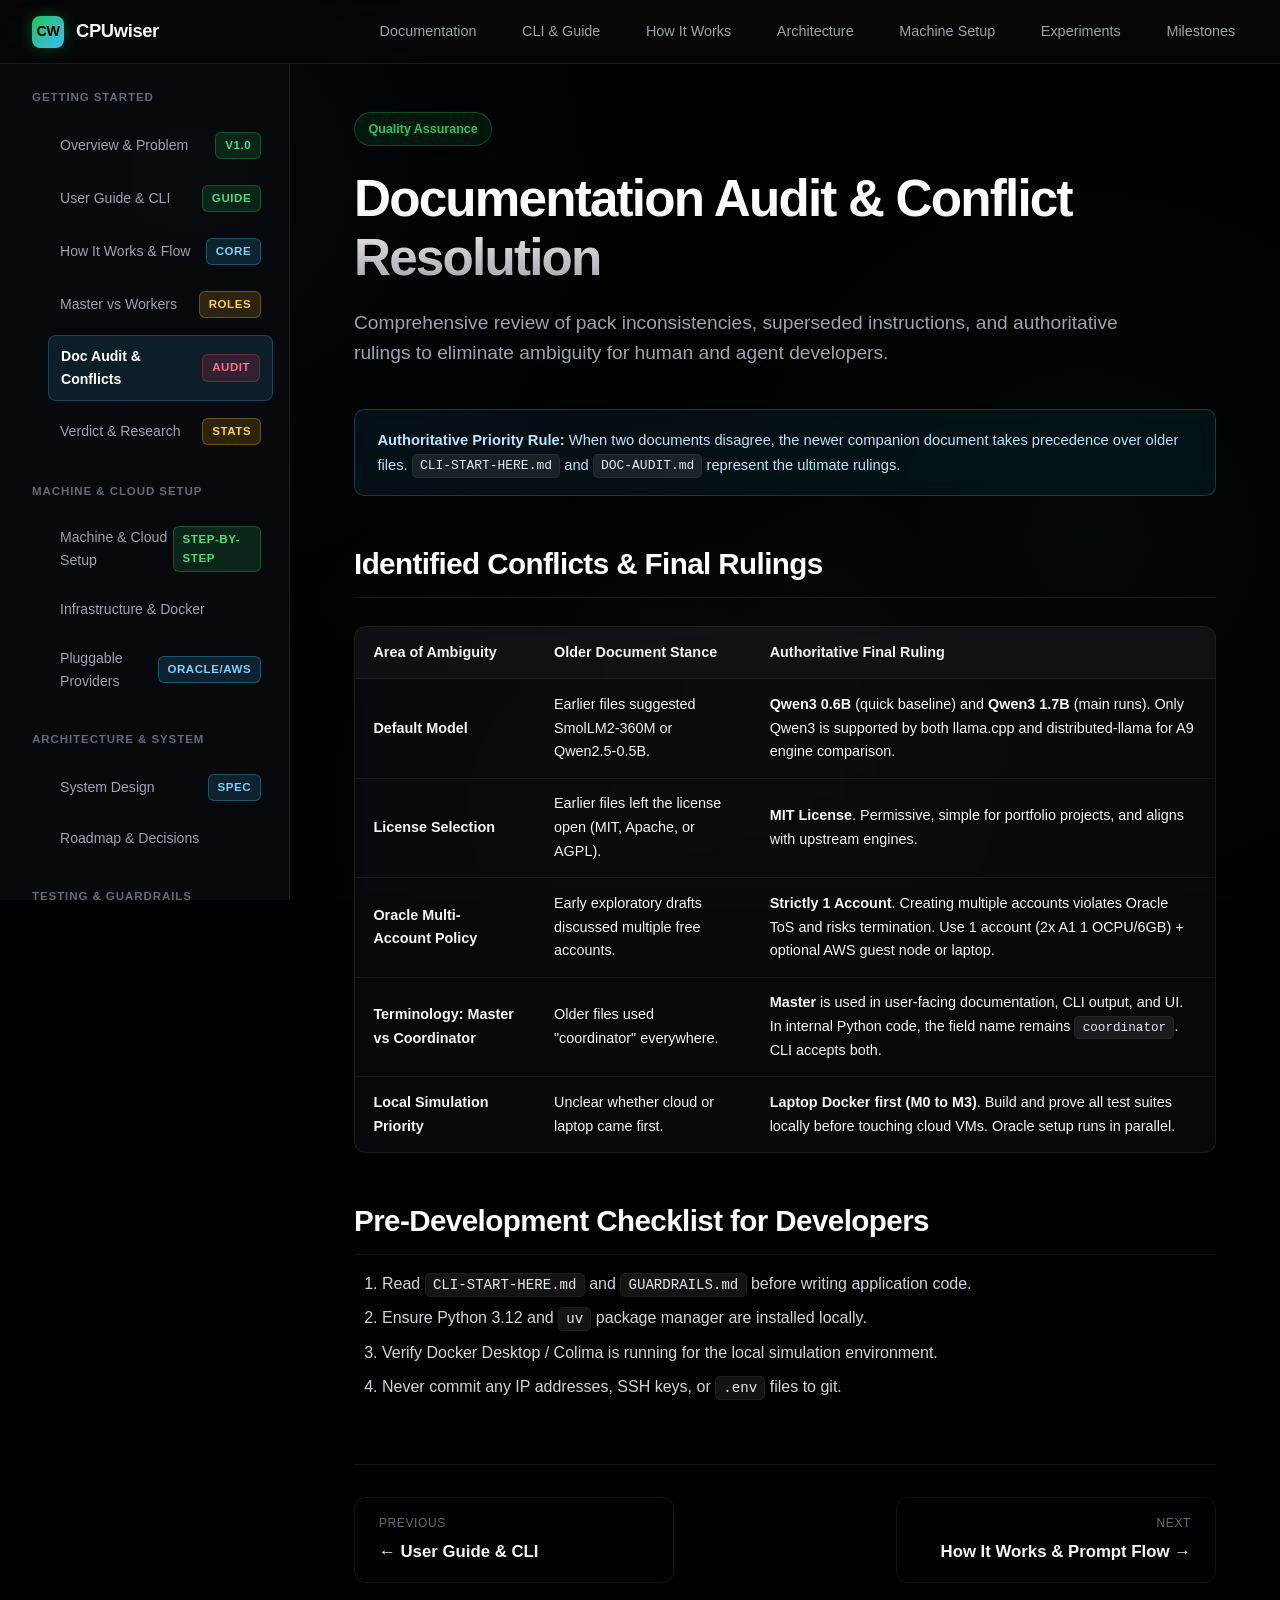
<file: docs/website/doc-audit.html>
<!DOCTYPE html>
<html lang="en">
<head>
  <meta charset="UTF-8">
  <meta name="viewport" content="width=device-width, initial-scale=1.0">
  <title>Documentation Audit & Conflict Resolution — CPUwiser</title>
  <link rel="stylesheet" href="assets/css/style.css">
</head>
<body>
  <header class="top-nav">
    <a href="../index.html" class="brand"><div class="brand-icon">CW</div><span>CPUwiser</span></a>
    <nav class="nav-links">
      <a href="../index.html" class="nav-link">Documentation</a>
      <a href="user-guide.html" class="nav-link">CLI & Guide</a>
      <a href="how-it-works.html" class="nav-link">How It Works</a>
      <a href="design.html" class="nav-link">Architecture</a>
      <a href="cloud-setup.html" class="nav-link">Machine Setup</a>
      <a href="experiments.html" class="nav-link">Experiments</a>
      <a href="tasks.html" class="nav-link">Milestones</a>
    </nav>
  </header>

  <div class="app-layout">
    <aside class="sidebar">
            <div class="sidebar-group">
        <div class="sidebar-title">Getting Started</div>
        <ul class="sidebar-menu">
          <li class="sidebar-item"><a href="../index.html"><span>Overview & Problem</span> <span class="badge badge-green">v1.0</span></a></li>
          <li class="sidebar-item"><a href="user-guide.html"><span>User Guide & CLI</span> <span class="badge badge-green">Guide</span></a></li>
          <li class="sidebar-item"><a href="how-it-works.html"><span>How It Works & Flow</span> <span class="badge badge-cyan">Core</span></a></li>
          <li class="sidebar-item"><a href="node-roles.html"><span>Master vs Workers</span> <span class="badge badge-yellow">Roles</span></a></li>
          <li class="sidebar-item"><a href="doc-audit.html"><span>Doc Audit & Conflicts</span> <span class="badge badge-red">Audit</span></a></li>
          <li class="sidebar-item"><a href="research.html"><span>Verdict & Research</span> <span class="badge badge-yellow">Stats</span></a></li>
        </ul>
      </div>
      <div class="sidebar-group">
        <div class="sidebar-title">Machine & Cloud Setup</div>
        <ul class="sidebar-menu">
          <li class="sidebar-item"><a href="cloud-setup.html"><span>Machine & Cloud Setup</span> <span class="badge badge-green">Step-by-step</span></a></li>
          <li class="sidebar-item"><a href="infra.html"><span>Infrastructure & Docker</span></a></li>
          <li class="sidebar-item"><a href="platforms.html"><span>Pluggable Providers</span> <span class="badge badge-cyan">Oracle/AWS</span></a></li>
        </ul>
      </div>
      <div class="sidebar-group">
        <div class="sidebar-title">Architecture & System</div>
        <ul class="sidebar-menu">
          <li class="sidebar-item"><a href="design.html"><span>System Design</span> <span class="badge badge-cyan">Spec</span></a></li>
          <li class="sidebar-item"><a href="plan.html"><span>Roadmap & Decisions</span></a></li>
        </ul>
      </div>
      <div class="sidebar-group">
        <div class="sidebar-title">Testing & Guardrails</div>
        <ul class="sidebar-menu">
          <li class="sidebar-item"><a href="experiments.html"><span>Experiment Matrix</span> <span class="badge badge-yellow">Tiers</span></a></li>
          <li class="sidebar-item"><a href="tasks.html"><span>Task Board</span> <span class="badge badge-green">M0-M7</span></a></li>
          <li class="sidebar-item"><a href="claude.html"><span>Agent Rules & Guardrails</span> <span class="badge badge-red">Strict</span></a></li>
        </ul>
      </div>
    </aside>

    <main class="main-wrapper">
      <div class="content-container">
        <div class="hero-badge">Quality Assurance</div>
        <h1 class="hero-title">Documentation Audit & Conflict Resolution</h1>
        <p class="hero-subtitle">
          Comprehensive review of pack inconsistencies, superseded instructions, and authoritative rulings to eliminate ambiguity for human and agent developers.
        </p>

        <div class="callout callout-info">
          <div>
            <strong>Authoritative Priority Rule:</strong> When two documents disagree, the newer companion document takes precedence over older files. <code>CLI-START-HERE.md</code> and <code>DOC-AUDIT.md</code> represent the ultimate rulings.
          </div>
        </div>

        <!-- Discrepancy & Resolution Matrix -->
        <h2>Identified Conflicts & Final Rulings</h2>
        <div class="table-container">
          <table>
            <thead>
              <tr>
                <th>Area of Ambiguity</th>
                <th>Older Document Stance</th>
                <th>Authoritative Final Ruling</th>
              </tr>
            </thead>
            <tbody>
              <tr>
                <td><strong>Default Model</strong></td>
                <td>Earlier files suggested SmolLM2-360M or Qwen2.5-0.5B.</td>
                <td><strong>Qwen3 0.6B</strong> (quick baseline) and <strong>Qwen3 1.7B</strong> (main runs). Only Qwen3 is supported by both llama.cpp and distributed-llama for A9 engine comparison.</td>
              </tr>
              <tr>
                <td><strong>License Selection</strong></td>
                <td>Earlier files left the license open (MIT, Apache, or AGPL).</td>
                <td><strong>MIT License</strong>. Permissive, simple for portfolio projects, and aligns with upstream engines.</td>
              </tr>
              <tr>
                <td><strong>Oracle Multi-Account Policy</strong></td>
                <td>Early exploratory drafts discussed multiple free accounts.</td>
                <td><strong>Strictly 1 Account</strong>. Creating multiple accounts violates Oracle ToS and risks termination. Use 1 account (2x A1 1 OCPU/6GB) + optional AWS guest node or laptop.</td>
              </tr>
              <tr>
                <td><strong>Terminology: Master vs Coordinator</strong></td>
                <td>Older files used "coordinator" everywhere.</td>
                <td><strong>Master</strong> is used in user-facing documentation, CLI output, and UI. In internal Python code, the field name remains <code>coordinator</code>. CLI accepts both.</td>
              </tr>
              <tr>
                <td><strong>Local Simulation Priority</strong></td>
                <td>Unclear whether cloud or laptop came first.</td>
                <td><strong>Laptop Docker first (M0 to M3)</strong>. Build and prove all test suites locally before touching cloud VMs. Oracle setup runs in parallel.</td>
              </tr>
            </tbody>
          </table>
        </div>

        <h2>Pre-Development Checklist for Developers</h2>
        <ol>
          <li>Read <code>CLI-START-HERE.md</code> and <code>GUARDRAILS.md</code> before writing application code.</li>
          <li>Ensure Python 3.12 and <code>uv</code> package manager are installed locally.</li>
          <li>Verify Docker Desktop / Colima is running for the local simulation environment.</li>
          <li>Never commit any IP addresses, SSH keys, or <code>.env</code> files to git.</li>
        </ol>

        <div class="doc-footer-nav">
          <a href="user-guide.html" class="doc-footer-btn">
            <span class="label">Previous</span>
            <span class="title">← User Guide & CLI</span>
          </a>
          <a href="how-it-works.html" class="doc-footer-btn" style="text-align: right;">
            <span class="label">Next</span>
            <span class="title">How It Works & Prompt Flow →</span>
          </a>
        </div>
      </div>
    </main>
  </div>
  <script src="assets/js/main.js"></script>
</body>
</html>
</file>
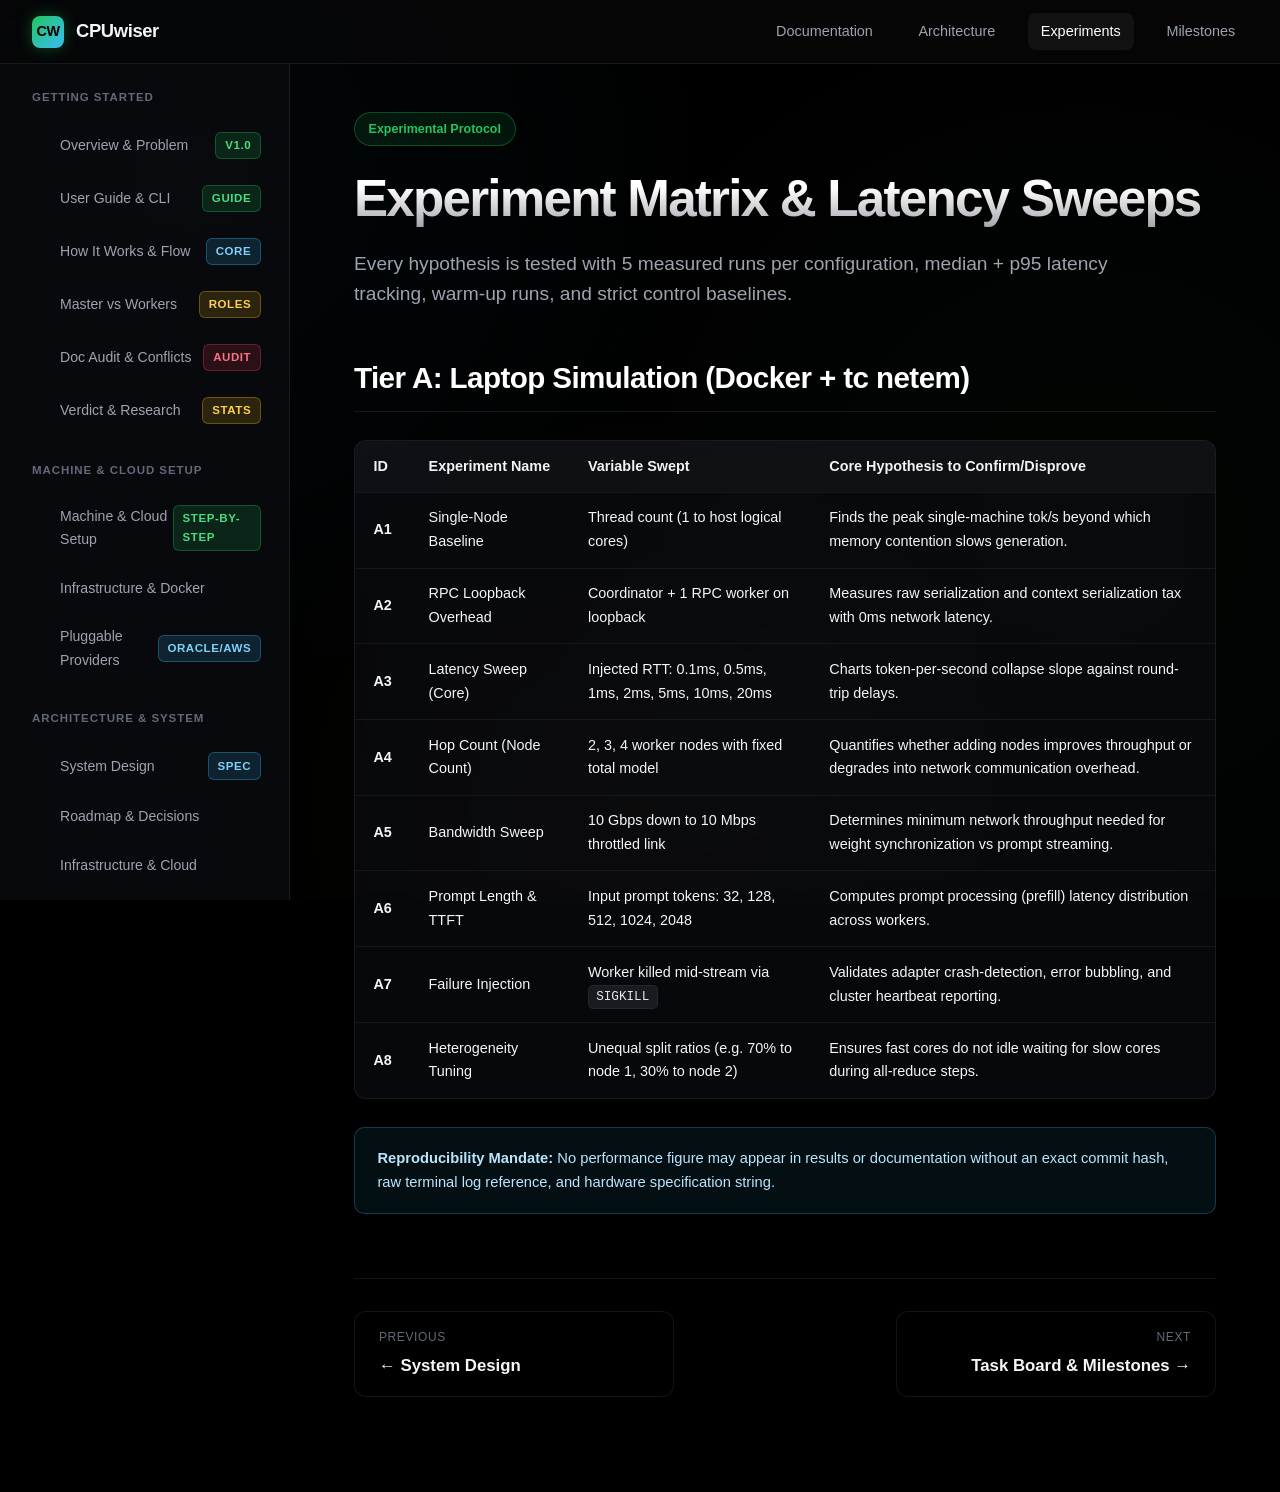
<file: docs/website/experiments.html>
<!DOCTYPE html>
<html lang="en">
<head>
  <meta charset="UTF-8">
  <meta name="viewport" content="width=device-width, initial-scale=1.0">
  <title>Experiment Matrix & Latency Sweeps — CPUwiser</title>
  <link rel="stylesheet" href="assets/css/style.css">
</head>
<body>
  <header class="top-nav">
    <a href="../index.html" class="brand"><div class="brand-icon">CW</div><span>CPUwiser</span></a>
    <nav class="nav-links">
      <a href="../index.html" class="nav-link">Documentation</a>
      <a href="design.html" class="nav-link">Architecture</a>
      <a href="experiments.html" class="nav-link active">Experiments</a>
      <a href="tasks.html" class="nav-link">Milestones</a>
    </nav>
  </header>

  <div class="app-layout">
    <aside class="sidebar">
                  <div class="sidebar-group">
        <div class="sidebar-title">Getting Started</div>
        <ul class="sidebar-menu">
          <li class="sidebar-item"><a href="../index.html"><span>Overview & Problem</span> <span class="badge badge-green">v1.0</span></a></li>
          <li class="sidebar-item"><a href="user-guide.html"><span>User Guide & CLI</span> <span class="badge badge-green">Guide</span></a></li>
          <li class="sidebar-item"><a href="how-it-works.html"><span>How It Works & Flow</span> <span class="badge badge-cyan">Core</span></a></li>
          <li class="sidebar-item"><a href="node-roles.html"><span>Master vs Workers</span> <span class="badge badge-yellow">Roles</span></a></li>
          <li class="sidebar-item"><a href="doc-audit.html"><span>Doc Audit & Conflicts</span> <span class="badge badge-red">Audit</span></a></li>
          <li class="sidebar-item"><a href="research.html"><span>Verdict & Research</span> <span class="badge badge-yellow">Stats</span></a></li>
        </ul>
      </div>
      <div class="sidebar-group">
        <div class="sidebar-title">Machine & Cloud Setup</div>
        <ul class="sidebar-menu">
          <li class="sidebar-item"><a href="cloud-setup.html"><span>Machine & Cloud Setup</span> <span class="badge badge-green">Step-by-step</span></a></li>
          <li class="sidebar-item"><a href="infra.html"><span>Infrastructure & Docker</span></a></li>
          <li class="sidebar-item"><a href="platforms.html"><span>Pluggable Providers</span> <span class="badge badge-cyan">Oracle/AWS</span></a></li>
        </ul>
      </div>
      <div class="sidebar-group">
        <div class="sidebar-title">Architecture & System</div>
        <ul class="sidebar-menu">
          <li class="sidebar-item"><a href="design.html"><span>System Design</span> <span class="badge badge-cyan">Spec</span></a></li>
          <li class="sidebar-item"><a href="plan.html"><span>Roadmap & Decisions</span></a></li>
          <li class="sidebar-item"><a href="infra.html"><span>Infrastructure & Cloud</span></a></li>
        </ul>
      </div>
      <div class="sidebar-group">
        <div class="sidebar-title">Testing & Execution</div>
        <ul class="sidebar-menu">
          <li class="sidebar-item active"><a href="experiments.html"><span>Experiment Matrix</span> <span class="badge badge-yellow">Tiers</span></a></li>
          <li class="sidebar-item"><a href="tasks.html"><span>Task Board</span> <span class="badge badge-green">M0-M7</span></a></li>
          <li class="sidebar-item"><a href="claude.html"><span>Agent Rules & Guardrails</span> <span class="badge badge-red">Strict</span></a></li>
        </ul>
      </div>
    </aside>

    <main class="main-wrapper">
      <div class="content-container">
        <div class="hero-badge">Experimental Protocol</div>
        <h1 class="hero-title">Experiment Matrix & Latency Sweeps</h1>
        <p class="hero-subtitle">
          Every hypothesis is tested with 5 measured runs per configuration, median + p95 latency tracking, warm-up runs, and strict control baselines.
        </p>

        <h2>Tier A: Laptop Simulation (Docker + tc netem)</h2>
        <div class="table-container">
          <table>
            <thead>
              <tr>
                <th>ID</th>
                <th>Experiment Name</th>
                <th>Variable Swept</th>
                <th>Core Hypothesis to Confirm/Disprove</th>
              </tr>
            </thead>
            <tbody>
              <tr>
                <td><strong>A1</strong></td>
                <td>Single-Node Baseline</td>
                <td>Thread count (1 to host logical cores)</td>
                <td>Finds the peak single-machine tok/s beyond which memory contention slows generation.</td>
              </tr>
              <tr>
                <td><strong>A2</strong></td>
                <td>RPC Loopback Overhead</td>
                <td>Coordinator + 1 RPC worker on loopback</td>
                <td>Measures raw serialization and context serialization tax with 0ms network latency.</td>
              </tr>
              <tr>
                <td><strong>A3</strong></td>
                <td>Latency Sweep (Core)</td>
                <td>Injected RTT: 0.1ms, 0.5ms, 1ms, 2ms, 5ms, 10ms, 20ms</td>
                <td>Charts token-per-second collapse slope against round-trip delays.</td>
              </tr>
              <tr>
                <td><strong>A4</strong></td>
                <td>Hop Count (Node Count)</td>
                <td>2, 3, 4 worker nodes with fixed total model</td>
                <td>Quantifies whether adding nodes improves throughput or degrades into network communication overhead.</td>
              </tr>
              <tr>
                <td><strong>A5</strong></td>
                <td>Bandwidth Sweep</td>
                <td>10 Gbps down to 10 Mbps throttled link</td>
                <td>Determines minimum network throughput needed for weight synchronization vs prompt streaming.</td>
              </tr>
              <tr>
                <td><strong>A6</strong></td>
                <td>Prompt Length & TTFT</td>
                <td>Input prompt tokens: 32, 128, 512, 1024, 2048</td>
                <td>Computes prompt processing (prefill) latency distribution across workers.</td>
              </tr>
              <tr>
                <td><strong>A7</strong></td>
                <td>Failure Injection</td>
                <td>Worker killed mid-stream via <code>SIGKILL</code></td>
                <td>Validates adapter crash-detection, error bubbling, and cluster heartbeat reporting.</td>
              </tr>
              <tr>
                <td><strong>A8</strong></td>
                <td>Heterogeneity Tuning</td>
                <td>Unequal split ratios (e.g. 70% to node 1, 30% to node 2)</td>
                <td>Ensures fast cores do not idle waiting for slow cores during all-reduce steps.</td>
              </tr>
            </tbody>
          </table>
        </div>

        <div class="callout callout-info">
          <div>
            <strong>Reproducibility Mandate:</strong> No performance figure may appear in results or documentation without an exact commit hash, raw terminal log reference, and hardware specification string.
          </div>
        </div>

        <div class="doc-footer-nav">
          <a href="design.html" class="doc-footer-btn">
            <span class="label">Previous</span>
            <span class="title">← System Design</span>
          </a>
          <a href="tasks.html" class="doc-footer-btn" style="text-align: right;">
            <span class="label">Next</span>
            <span class="title">Task Board & Milestones →</span>
          </a>
        </div>
      </div>
    </main>
  </div>
  <script src="assets/js/main.js"></script>
</body>
</html>
</file>
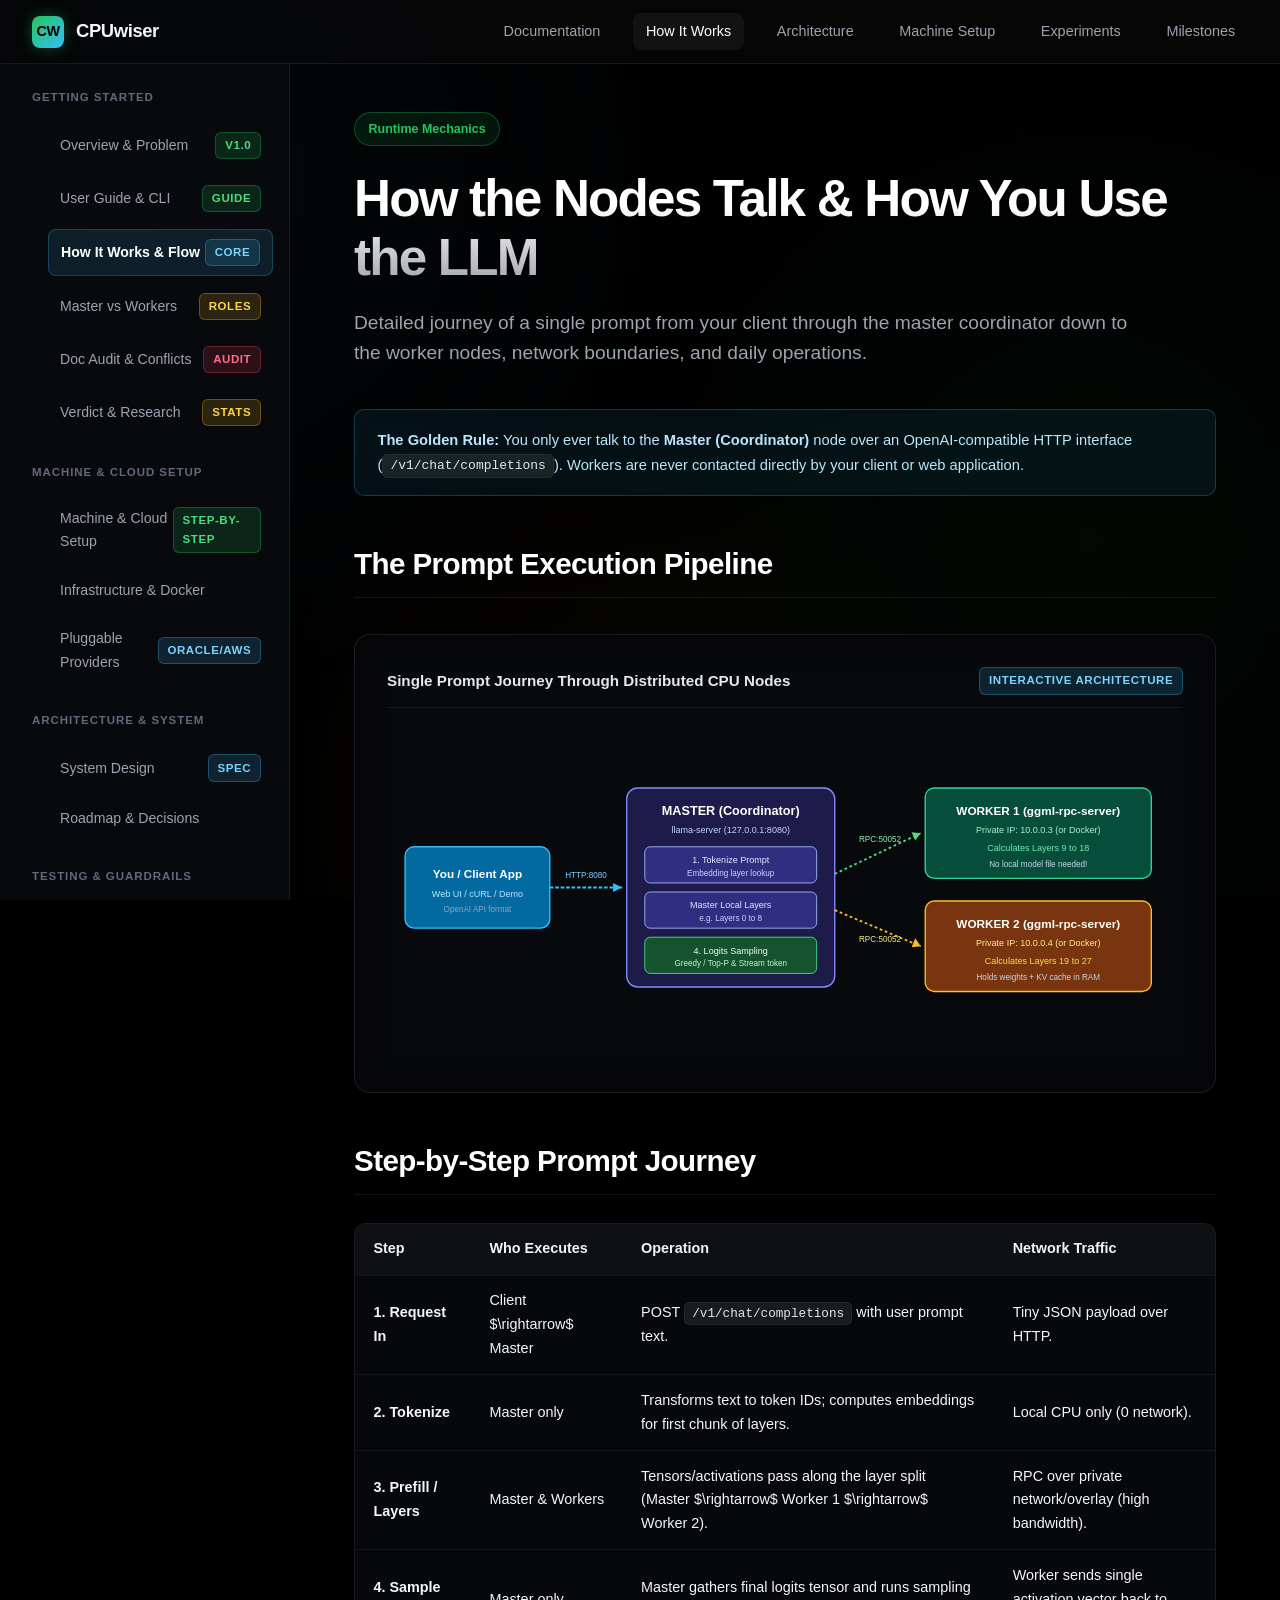
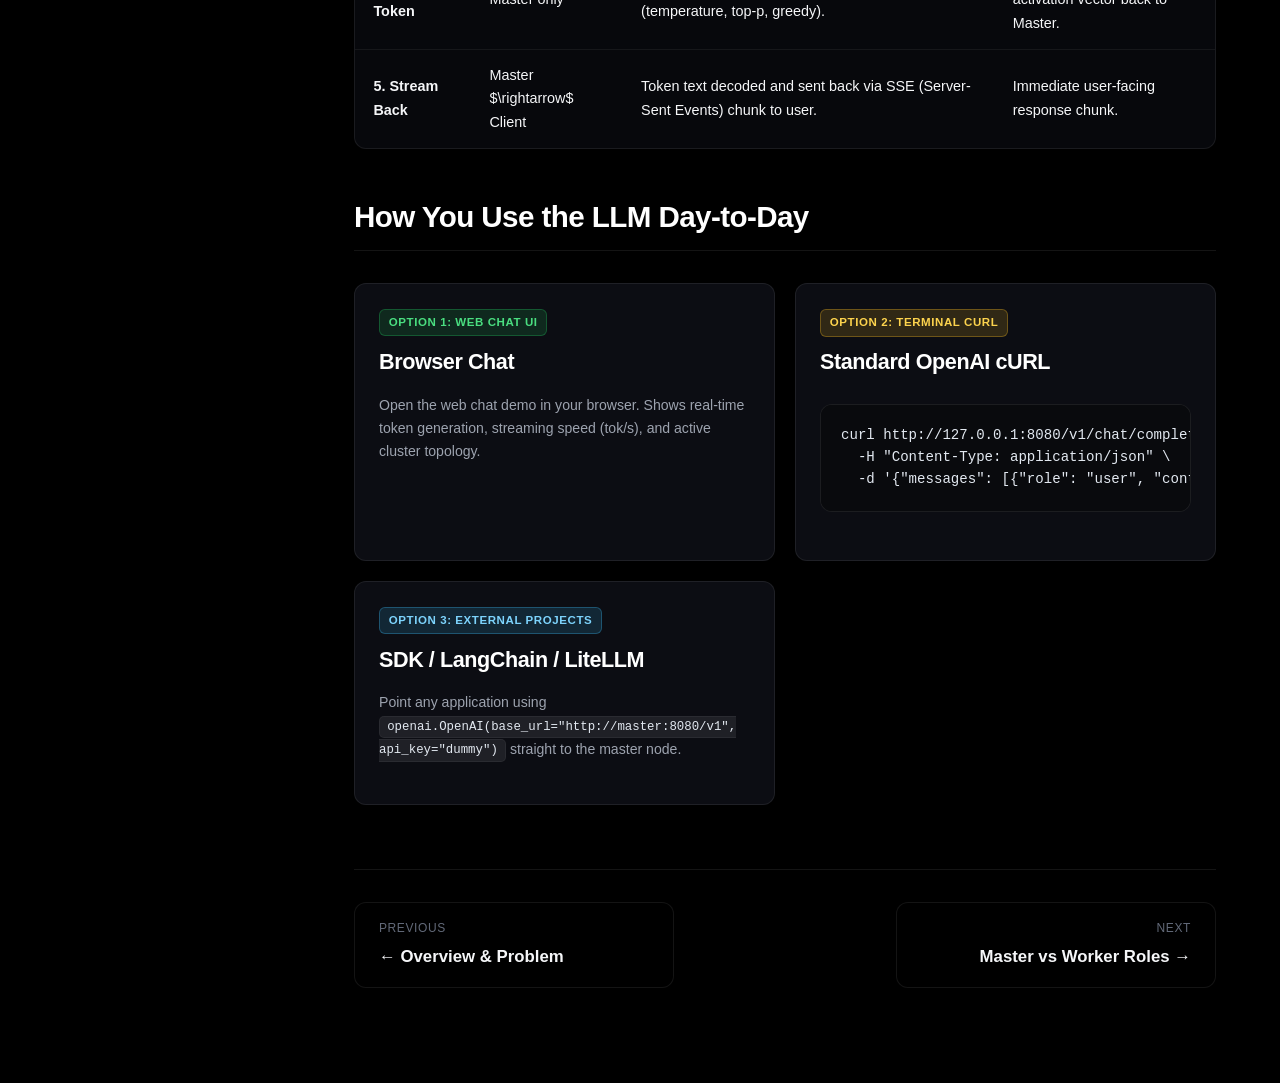
<file: docs/website/how-it-works.html>
<!DOCTYPE html>
<html lang="en">

<head>
  <meta charset="UTF-8">
  <meta name="viewport" content="width=device-width, initial-scale=1.0">
  <title>How Distributed LLMs Work & Request Flow — CPUwiser</title>
  <link rel="stylesheet" href="assets/css/style.css">
</head>

<body>
  <header class="top-nav">
    <a href="../index.html" class="brand">
      <div class="brand-icon">CW</div><span>CPUwiser</span>
    </a>
    <nav class="nav-links">
      <a href="../index.html" class="nav-link">Documentation</a>
      <a href="how-it-works.html" class="nav-link active">How It Works</a>
      <a href="design.html" class="nav-link">Architecture</a>
      <a href="cloud-setup.html" class="nav-link">Machine Setup</a>
      <a href="experiments.html" class="nav-link">Experiments</a>
      <a href="tasks.html" class="nav-link">Milestones</a>
    </nav>
  </header>

  <div class="app-layout">
    <aside class="sidebar">
            <div class="sidebar-group">
        <div class="sidebar-title">Getting Started</div>
        <ul class="sidebar-menu">
          <li class="sidebar-item"><a href="../index.html"><span>Overview & Problem</span> <span class="badge badge-green">v1.0</span></a></li>
          <li class="sidebar-item"><a href="user-guide.html"><span>User Guide & CLI</span> <span class="badge badge-green">Guide</span></a></li>
          <li class="sidebar-item"><a href="how-it-works.html"><span>How It Works & Flow</span> <span class="badge badge-cyan">Core</span></a></li>
          <li class="sidebar-item"><a href="node-roles.html"><span>Master vs Workers</span> <span class="badge badge-yellow">Roles</span></a></li>
          <li class="sidebar-item"><a href="doc-audit.html"><span>Doc Audit & Conflicts</span> <span class="badge badge-red">Audit</span></a></li>
          <li class="sidebar-item"><a href="research.html"><span>Verdict & Research</span> <span class="badge badge-yellow">Stats</span></a></li>
        </ul>
      </div>
      <div class="sidebar-group">
        <div class="sidebar-title">Machine & Cloud Setup</div>
        <ul class="sidebar-menu">
          <li class="sidebar-item"><a href="cloud-setup.html"><span>Machine & Cloud Setup</span> <span
                class="badge badge-green">Step-by-step</span></a></li>
          <li class="sidebar-item"><a href="infra.html"><span>Infrastructure & Docker</span></a></li>
          <li class="sidebar-item"><a href="platforms.html"><span>Pluggable Providers</span> <span
                class="badge badge-cyan">Oracle/AWS</span></a></li>
        </ul>
      </div>
      <div class="sidebar-group">
        <div class="sidebar-title">Architecture & System</div>
        <ul class="sidebar-menu">
          <li class="sidebar-item"><a href="design.html"><span>System Design</span> <span
                class="badge badge-cyan">Spec</span></a></li>
          <li class="sidebar-item"><a href="plan.html"><span>Roadmap & Decisions</span></a></li>
        </ul>
      </div>
      <div class="sidebar-group">
        <div class="sidebar-title">Testing & Guardrails</div>
        <ul class="sidebar-menu">
          <li class="sidebar-item"><a href="experiments.html"><span>Experiment Matrix</span> <span
                class="badge badge-yellow">Tiers</span></a></li>
          <li class="sidebar-item"><a href="tasks.html"><span>Task Board</span> <span
                class="badge badge-green">M0-M7</span></a></li>
          <li class="sidebar-item"><a href="claude.html"><span>Agent Rules & Guardrails</span> <span
                class="badge badge-red">Strict</span></a></li>
        </ul>
      </div>
    </aside>

    <main class="main-wrapper">
      <div class="content-container">
        <div class="hero-badge">Runtime Mechanics</div>
        <h1 class="hero-title">How the Nodes Talk & How You Use the LLM</h1>
        <p class="hero-subtitle">
          Detailed journey of a single prompt from your client through the master coordinator down to the worker nodes,
          network boundaries, and daily operations.
        </p>

        <!-- Executive Summary Callout -->
        <div class="callout callout-info">
          <div>
            <strong>The Golden Rule:</strong> You only ever talk to the <strong>Master (Coordinator)</strong> node over
            an OpenAI-compatible HTTP interface (<code>/v1/chat/completions</code>). Workers are never contacted
            directly by your client or web application.
          </div>
        </div>

        <!-- Interactive Flow Diagram -->
        <h2>The Prompt Execution Pipeline</h2>
        <div class="diagram-container">
          <div class="diagram-header">
            <span class="diagram-title">Single Prompt Journey Through Distributed CPU Nodes</span>
            <span class="badge badge-cyan">Interactive Architecture</span>
          </div>

          <svg viewBox="0 0 880 320" width="100%" height="320">
            <!-- Client App -->
            <g class="diagram-node">
              <rect x="20" y="110" width="160" height="90" rx="10" fill="#0369a1" stroke="#38bdf8" stroke-width="1.5" />
              <text x="100" y="145" fill="#ffffff" font-size="13" font-weight="700" text-anchor="middle">You / Client
                App</text>
              <text x="100" y="165" fill="#bae6fd" font-size="10" text-anchor="middle">Web UI / cURL / Demo</text>
              <text x="100" y="182" fill="#94a3b8" font-size="9" text-anchor="middle">OpenAI API format</text>
            </g>

            <!-- HTTP Arrow -->
            <path d="M 180 155 L 260 155" stroke="#38bdf8" stroke-width="2" stroke-dasharray="4 2" />
            <polygon points="260,155 250,150 250,160" fill="#38bdf8" />
            <text x="220" y="145" fill="#7dd3fc" font-size="9" text-anchor="middle">HTTP:8080</text>

            <!-- Master Node -->
            <g class="diagram-node">
              <rect x="265" y="45" width="230" height="220" rx="12" fill="#1e1b4b" stroke="#818cf8"
                stroke-width="1.5" />
              <text x="380" y="75" fill="#ffffff" font-size="14" font-weight="700" text-anchor="middle">MASTER
                (Coordinator)</text>
              <text x="380" y="95" fill="#c7d2fe" font-size="10" text-anchor="middle">llama-server
                (127.0.0.1:8080)</text>

              <rect x="285" y="110" width="190" height="40" rx="6" fill="#312e81" stroke="#a5b4fc" stroke-width="1" />
              <text x="380" y="128" fill="#e0e7ff" font-size="10" text-anchor="middle">1. Tokenize Prompt</text>
              <text x="380" y="142" fill="#c7d2fe" font-size="9" text-anchor="middle">Embedding layer lookup</text>

              <rect x="285" y="160" width="190" height="40" rx="6" fill="#312e81" stroke="#a5b4fc" stroke-width="1" />
              <text x="380" y="178" fill="#e0e7ff" font-size="10" text-anchor="middle">Master Local Layers</text>
              <text x="380" y="192" fill="#c7d2fe" font-size="9" text-anchor="middle">e.g. Layers 0 to 8</text>

              <rect x="285" y="210" width="190" height="40" rx="6" fill="#14532d" stroke="#4ade80" stroke-width="1" />
              <text x="380" y="228" fill="#f0fdf4" font-size="10" text-anchor="middle">4. Logits Sampling</text>
              <text x="380" y="242" fill="#bbf7d0" font-size="9" text-anchor="middle">Greedy / Top-P & Stream
                token</text>
            </g>

            <!-- RPC Branch 1 -->
            <path d="M 495 140 L 590 95" stroke="#4ade80" stroke-width="2" stroke-dasharray="3 3" />
            <polygon points="590,95 580,94 584,103" fill="#4ade80" />
            <text x="545" y="105" fill="#86efac" font-size="9" text-anchor="middle">RPC:50052</text>

            <!-- Worker 1 -->
            <g class="diagram-node">
              <rect x="595" y="45" width="250" height="100" rx="10" fill="#064e3b" stroke="#34d399"
                stroke-width="1.5" />
              <text x="720" y="75" fill="#ffffff" font-size="13" font-weight="700" text-anchor="middle">WORKER 1
                (ggml-rpc-server)</text>
              <text x="720" y="95" fill="#a7f3d0" font-size="10" text-anchor="middle">Private IP: 10.0.0.3 (or
                Docker)</text>
              <text x="720" y="115" fill="#6ee7b7" font-size="10" text-anchor="middle">Calculates Layers 9 to 18</text>
              <text x="720" y="132" fill="#cbd5e1" font-size="9" text-anchor="middle">No local model file needed!</text>
            </g>

            <!-- RPC Branch 2 -->
            <path d="M 495 180 L 590 220" stroke="#fbbf24" stroke-width="2" stroke-dasharray="3 3" />
            <polygon points="590,220 584,211 580,221" fill="#fbbf24" />
            <text x="545" y="215" fill="#fde68a" font-size="9" text-anchor="middle">RPC:50052</text>

            <!-- Worker 2 -->
            <g class="diagram-node">
              <rect x="595" y="170" width="250" height="100" rx="10" fill="#78350f" stroke="#fbbf24"
                stroke-width="1.5" />
              <text x="720" y="200" fill="#ffffff" font-size="13" font-weight="700" text-anchor="middle">WORKER 2
                (ggml-rpc-server)</text>
              <text x="720" y="220" fill="#fef08a" font-size="10" text-anchor="middle">Private IP: 10.0.0.4 (or
                Docker)</text>
              <text x="720" y="240" fill="#fde047" font-size="10" text-anchor="middle">Calculates Layers 19 to 27</text>
              <text x="720" y="257" fill="#cbd5e1" font-size="9" text-anchor="middle">Holds weights + KV cache in
                RAM</text>
            </g>
          </svg>
        </div>

        <h2>Step-by-Step Prompt Journey</h2>
        <div class="table-container">
          <table>
            <thead>
              <tr>
                <th>Step</th>
                <th>Who Executes</th>
                <th>Operation</th>
                <th>Network Traffic</th>
              </tr>
            </thead>
            <tbody>
              <tr>
                <td><strong>1. Request In</strong></td>
                <td>Client $\rightarrow$ Master</td>
                <td>POST <code>/v1/chat/completions</code> with user prompt text.</td>
                <td>Tiny JSON payload over HTTP.</td>
              </tr>
              <tr>
                <td><strong>2. Tokenize</strong></td>
                <td>Master only</td>
                <td>Transforms text to token IDs; computes embeddings for first chunk of layers.</td>
                <td>Local CPU only (0 network).</td>
              </tr>
              <tr>
                <td><strong>3. Prefill / Layers</strong></td>
                <td>Master & Workers</td>
                <td>Tensors/activations pass along the layer split (Master $\rightarrow$ Worker 1 $\rightarrow$ Worker
                  2).</td>
                <td>RPC over private network/overlay (high bandwidth).</td>
              </tr>
              <tr>
                <td><strong>4. Sample Token</strong></td>
                <td>Master only</td>
                <td>Master gathers final logits tensor and runs sampling (temperature, top-p, greedy).</td>
                <td>Worker sends single activation vector back to Master.</td>
              </tr>
              <tr>
                <td><strong>5. Stream Back</strong></td>
                <td>Master $\rightarrow$ Client</td>
                <td>Token text decoded and sent back via SSE (Server-Sent Events) chunk to user.</td>
                <td>Immediate user-facing response chunk.</td>
              </tr>
            </tbody>
          </table>
        </div>

        <h2>How You Use the LLM Day-to-Day</h2>
        <div class="card-grid">
          <div class="glass-card">
            <span class="badge badge-green">Option 1: Web Chat UI</span>
            <h3 style="margin-top: 0.5rem;">Browser Chat</h3>
            <p style="font-size: 0.88rem; color: var(--text-secondary);">
              Open the web chat demo in your browser. Shows real-time token generation, streaming speed (tok/s), and
              active cluster topology.
            </p>
          </div>
          <div class="glass-card">
            <span class="badge badge-yellow">Option 2: Terminal cURL</span>
            <h3 style="margin-top: 0.5rem;">Standard OpenAI cURL</h3>
            <pre><code>curl http://127.0.0.1:8080/v1/chat/completions \
  -H "Content-Type: application/json" \
  -d '{"messages": [{"role": "user", "content": "Hello!"}], "stream": true}'</code></pre>
          </div>
          <div class="glass-card">
            <span class="badge badge-cyan">Option 3: External Projects</span>
            <h3 style="margin-top: 0.5rem;">SDK / LangChain / LiteLLM</h3>
            <p style="font-size: 0.88rem; color: var(--text-secondary);">
              Point any application using <code>openai.OpenAI(base_url="http://master:8080/v1", api_key="dummy")</code>
              straight to the master node.
            </p>
          </div>
        </div>

        <div class="doc-footer-nav">
          <a href="../index.html" class="doc-footer-btn">
            <span class="label">Previous</span>
            <span class="title">← Overview & Problem</span>
          </a>
          <a href="node-roles.html" class="doc-footer-btn" style="text-align: right;">
            <span class="label">Next</span>
            <span class="title">Master vs Worker Roles →</span>
          </a>
        </div>
      </div>
    </main>
  </div>
  <script src="assets/js/main.js"></script>
</body>

</html>
</file>
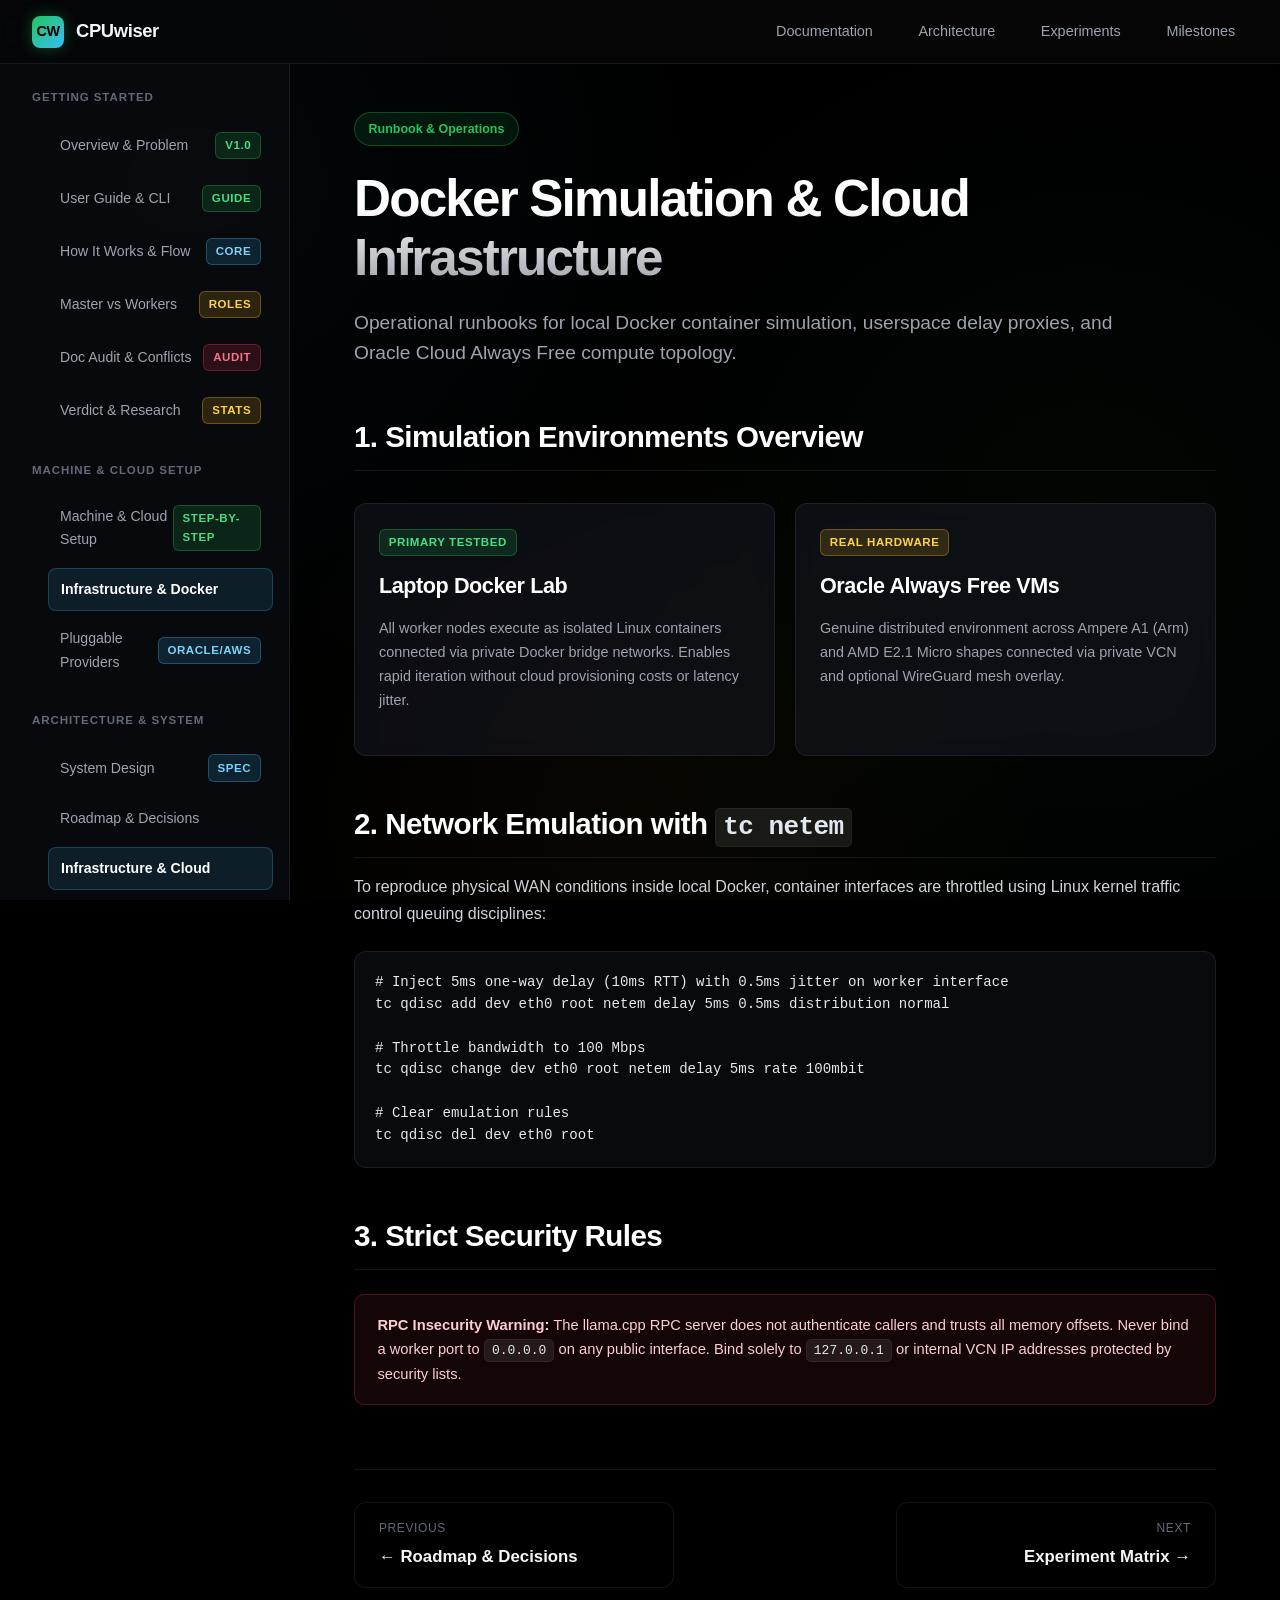
<file: docs/website/infra.html>
<!DOCTYPE html>
<html lang="en">
<head>
  <meta charset="UTF-8">
  <meta name="viewport" content="width=device-width, initial-scale=1.0">
  <title>Infrastructure & Cloud Runbook — CPUwiser</title>
  <link rel="stylesheet" href="assets/css/style.css">
</head>
<body>
  <header class="top-nav">
    <a href="../index.html" class="brand"><div class="brand-icon">CW</div><span>CPUwiser</span></a>
    <nav class="nav-links">
      <a href="../index.html" class="nav-link">Documentation</a>
      <a href="design.html" class="nav-link">Architecture</a>
      <a href="experiments.html" class="nav-link">Experiments</a>
      <a href="tasks.html" class="nav-link">Milestones</a>
    </nav>
  </header>

  <div class="app-layout">
    <aside class="sidebar">
                  <div class="sidebar-group">
        <div class="sidebar-title">Getting Started</div>
        <ul class="sidebar-menu">
          <li class="sidebar-item"><a href="../index.html"><span>Overview & Problem</span> <span class="badge badge-green">v1.0</span></a></li>
          <li class="sidebar-item"><a href="user-guide.html"><span>User Guide & CLI</span> <span class="badge badge-green">Guide</span></a></li>
          <li class="sidebar-item"><a href="how-it-works.html"><span>How It Works & Flow</span> <span class="badge badge-cyan">Core</span></a></li>
          <li class="sidebar-item"><a href="node-roles.html"><span>Master vs Workers</span> <span class="badge badge-yellow">Roles</span></a></li>
          <li class="sidebar-item"><a href="doc-audit.html"><span>Doc Audit & Conflicts</span> <span class="badge badge-red">Audit</span></a></li>
          <li class="sidebar-item"><a href="research.html"><span>Verdict & Research</span> <span class="badge badge-yellow">Stats</span></a></li>
        </ul>
      </div>
      <div class="sidebar-group">
        <div class="sidebar-title">Machine & Cloud Setup</div>
        <ul class="sidebar-menu">
          <li class="sidebar-item"><a href="cloud-setup.html"><span>Machine & Cloud Setup</span> <span class="badge badge-green">Step-by-step</span></a></li>
          <li class="sidebar-item"><a href="infra.html"><span>Infrastructure & Docker</span></a></li>
          <li class="sidebar-item"><a href="platforms.html"><span>Pluggable Providers</span> <span class="badge badge-cyan">Oracle/AWS</span></a></li>
        </ul>
      </div>
      <div class="sidebar-group">
        <div class="sidebar-title">Architecture & System</div>
        <ul class="sidebar-menu">
          <li class="sidebar-item"><a href="design.html"><span>System Design</span> <span class="badge badge-cyan">Spec</span></a></li>
          <li class="sidebar-item"><a href="plan.html"><span>Roadmap & Decisions</span></a></li>
          <li class="sidebar-item active"><a href="infra.html"><span>Infrastructure & Cloud</span></a></li>
        </ul>
      </div>
      <div class="sidebar-group">
        <div class="sidebar-title">Testing & Execution</div>
        <ul class="sidebar-menu">
          <li class="sidebar-item"><a href="experiments.html"><span>Experiment Matrix</span> <span class="badge badge-yellow">Tiers</span></a></li>
          <li class="sidebar-item"><a href="tasks.html"><span>Task Board</span> <span class="badge badge-green">M0-M7</span></a></li>
          <li class="sidebar-item"><a href="claude.html"><span>Agent Rules & Guardrails</span> <span class="badge badge-red">Strict</span></a></li>
        </ul>
      </div>
    </aside>

    <main class="main-wrapper">
      <div class="content-container">
        <div class="hero-badge">Runbook & Operations</div>
        <h1 class="hero-title">Docker Simulation & Cloud Infrastructure</h1>
        <p class="hero-subtitle">
          Operational runbooks for local Docker container simulation, userspace delay proxies, and Oracle Cloud Always Free compute topology.
        </p>

        <h2>1. Simulation Environments Overview</h2>
        <div class="card-grid">
          <div class="glass-card">
            <span class="badge badge-green">Primary Testbed</span>
            <h3 style="margin-top: 0.75rem;">Laptop Docker Lab</h3>
            <p style="font-size: 0.9rem; color: var(--text-secondary);">
              All worker nodes execute as isolated Linux containers connected via private Docker bridge networks. Enables rapid iteration without cloud provisioning costs or latency jitter.
            </p>
          </div>
          <div class="glass-card">
            <span class="badge badge-yellow">Real Hardware</span>
            <h3 style="margin-top: 0.75rem;">Oracle Always Free VMs</h3>
            <p style="font-size: 0.9rem; color: var(--text-secondary);">
              Genuine distributed environment across Ampere A1 (Arm) and AMD E2.1 Micro shapes connected via private VCN and optional WireGuard mesh overlay.
            </p>
          </div>
        </div>

        <h2>2. Network Emulation with <code>tc netem</code></h2>
        <p>
          To reproduce physical WAN conditions inside local Docker, container interfaces are throttled using Linux kernel traffic control queuing disciplines:
        </p>
        <pre><code># Inject 5ms one-way delay (10ms RTT) with 0.5ms jitter on worker interface
tc qdisc add dev eth0 root netem delay 5ms 0.5ms distribution normal

# Throttle bandwidth to 100 Mbps
tc qdisc change dev eth0 root netem delay 5ms rate 100mbit

# Clear emulation rules
tc qdisc del dev eth0 root</code></pre>

        <h2>3. Strict Security Rules</h2>
        <div class="callout callout-danger">
          <div>
            <strong>RPC Insecurity Warning:</strong> The llama.cpp RPC server does not authenticate callers and trusts all memory offsets. Never bind a worker port to <code>0.0.0.0</code> on any public interface. Bind solely to <code>127.0.0.1</code> or internal VCN IP addresses protected by security lists.
          </div>
        </div>

        <div class="doc-footer-nav">
          <a href="plan.html" class="doc-footer-btn">
            <span class="label">Previous</span>
            <span class="title">← Roadmap & Decisions</span>
          </a>
          <a href="experiments.html" class="doc-footer-btn" style="text-align: right;">
            <span class="label">Next</span>
            <span class="title">Experiment Matrix →</span>
          </a>
        </div>
      </div>
    </main>
  </div>
  <script src="assets/js/main.js"></script>
</body>
</html>
</file>
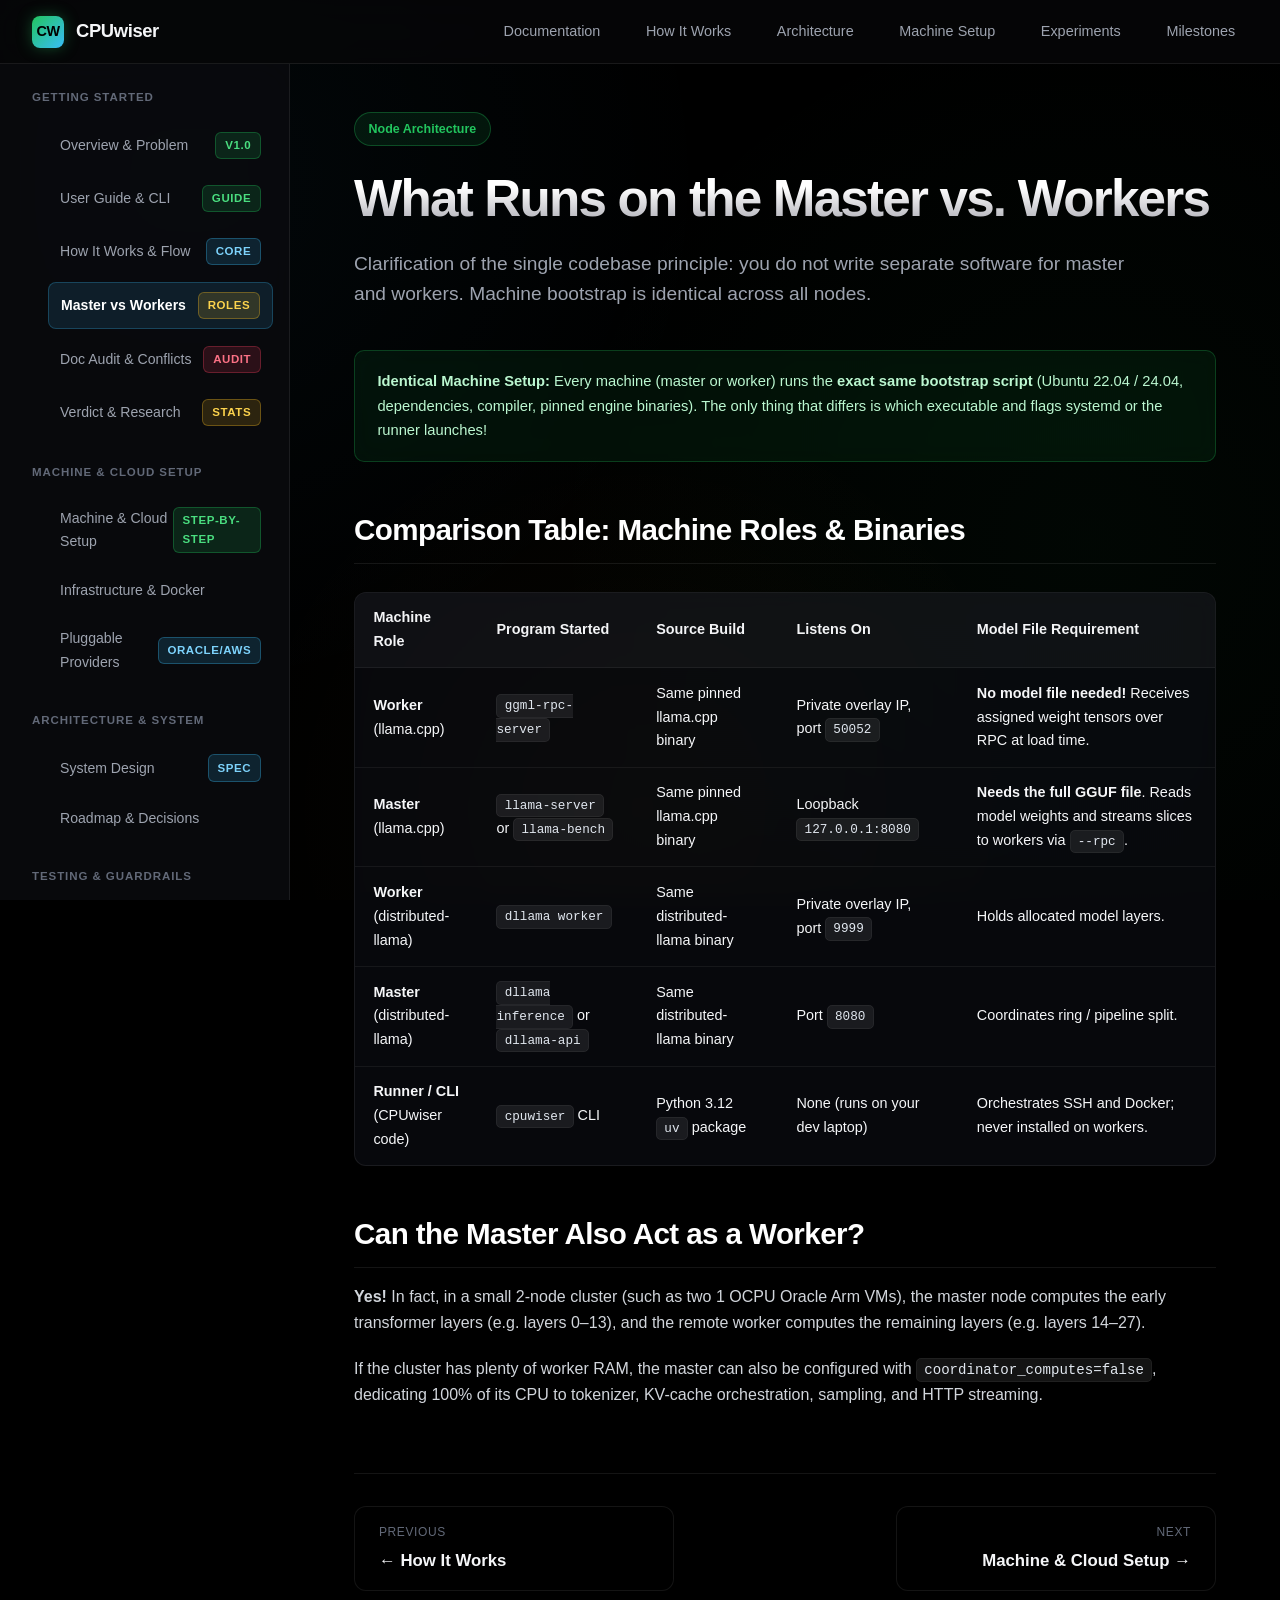
<file: docs/website/node-roles.html>
<!DOCTYPE html>
<html lang="en">

<head>
  <meta charset="UTF-8">
  <meta name="viewport" content="width=device-width, initial-scale=1.0">
  <title>Node Roles & Machine Apps — CPUwiser</title>
  <link rel="stylesheet" href="assets/css/style.css">
</head>

<body>
  <header class="top-nav">
    <a href="../index.html" class="brand">
      <div class="brand-icon">CW</div><span>CPUwiser</span>
    </a>
    <nav class="nav-links">
      <a href="../index.html" class="nav-link">Documentation</a>
      <a href="how-it-works.html" class="nav-link">How It Works</a>
      <a href="design.html" class="nav-link">Architecture</a>
      <a href="cloud-setup.html" class="nav-link">Machine Setup</a>
      <a href="experiments.html" class="nav-link">Experiments</a>
      <a href="tasks.html" class="nav-link">Milestones</a>
    </nav>
  </header>

  <div class="app-layout">
    <aside class="sidebar">
            <div class="sidebar-group">
        <div class="sidebar-title">Getting Started</div>
        <ul class="sidebar-menu">
          <li class="sidebar-item"><a href="../index.html"><span>Overview & Problem</span> <span class="badge badge-green">v1.0</span></a></li>
          <li class="sidebar-item"><a href="user-guide.html"><span>User Guide & CLI</span> <span class="badge badge-green">Guide</span></a></li>
          <li class="sidebar-item"><a href="how-it-works.html"><span>How It Works & Flow</span> <span class="badge badge-cyan">Core</span></a></li>
          <li class="sidebar-item"><a href="node-roles.html"><span>Master vs Workers</span> <span class="badge badge-yellow">Roles</span></a></li>
          <li class="sidebar-item"><a href="doc-audit.html"><span>Doc Audit & Conflicts</span> <span class="badge badge-red">Audit</span></a></li>
          <li class="sidebar-item"><a href="research.html"><span>Verdict & Research</span> <span class="badge badge-yellow">Stats</span></a></li>
        </ul>
      </div>
      <div class="sidebar-group">
        <div class="sidebar-title">Machine & Cloud Setup</div>
        <ul class="sidebar-menu">
          <li class="sidebar-item"><a href="cloud-setup.html"><span>Machine & Cloud Setup</span> <span
                class="badge badge-green">Step-by-step</span></a></li>
          <li class="sidebar-item"><a href="infra.html"><span>Infrastructure & Docker</span></a></li>
          <li class="sidebar-item"><a href="platforms.html"><span>Pluggable Providers</span> <span
                class="badge badge-cyan">Oracle/AWS</span></a></li>
        </ul>
      </div>
      <div class="sidebar-group">
        <div class="sidebar-title">Architecture & System</div>
        <ul class="sidebar-menu">
          <li class="sidebar-item"><a href="design.html"><span>System Design</span> <span
                class="badge badge-cyan">Spec</span></a></li>
          <li class="sidebar-item"><a href="plan.html"><span>Roadmap & Decisions</span></a></li>
        </ul>
      </div>
      <div class="sidebar-group">
        <div class="sidebar-title">Testing & Guardrails</div>
        <ul class="sidebar-menu">
          <li class="sidebar-item"><a href="experiments.html"><span>Experiment Matrix</span> <span
                class="badge badge-yellow">Tiers</span></a></li>
          <li class="sidebar-item"><a href="tasks.html"><span>Task Board</span> <span
                class="badge badge-green">M0-M7</span></a></li>
          <li class="sidebar-item"><a href="claude.html"><span>Agent Rules & Guardrails</span> <span
                class="badge badge-red">Strict</span></a></li>
        </ul>
      </div>
    </aside>

    <main class="main-wrapper">
      <div class="content-container">
        <div class="hero-badge">Node Architecture</div>
        <h1 class="hero-title">What Runs on the Master vs. Workers</h1>
        <p class="hero-subtitle">
          Clarification of the single codebase principle: you do not write separate software for master and workers.
          Machine bootstrap is identical across all nodes.
        </p>

        <div class="callout callout-success">
          <div>
            <strong>Identical Machine Setup:</strong> Every machine (master or worker) runs the <strong>exact same
              bootstrap script</strong> (Ubuntu 22.04 / 24.04, dependencies, compiler, pinned engine binaries). The only
            thing that differs is which executable and flags systemd or the runner launches!
          </div>
        </div>

        <h2>Comparison Table: Machine Roles & Binaries</h2>
        <div class="table-container">
          <table>
            <thead>
              <tr>
                <th>Machine Role</th>
                <th>Program Started</th>
                <th>Source Build</th>
                <th>Listens On</th>
                <th>Model File Requirement</th>
              </tr>
            </thead>
            <tbody>
              <tr>
                <td><strong>Worker</strong><br>(llama.cpp)</td>
                <td><code>ggml-rpc-server</code></td>
                <td>Same pinned llama.cpp binary</td>
                <td>Private overlay IP, port <code>50052</code></td>
                <td><strong>No model file needed!</strong> Receives assigned weight tensors over RPC at load time.</td>
              </tr>
              <tr>
                <td><strong>Master</strong><br>(llama.cpp)</td>
                <td><code>llama-server</code> or <code>llama-bench</code></td>
                <td>Same pinned llama.cpp binary</td>
                <td>Loopback <code>127.0.0.1:8080</code></td>
                <td><strong>Needs the full GGUF file</strong>. Reads model weights and streams slices to workers via
                  <code>--rpc</code>.</td>
              </tr>
              <tr>
                <td><strong>Worker</strong><br>(distributed-llama)</td>
                <td><code>dllama worker</code></td>
                <td>Same distributed-llama binary</td>
                <td>Private overlay IP, port <code>9999</code></td>
                <td>Holds allocated model layers.</td>
              </tr>
              <tr>
                <td><strong>Master</strong><br>(distributed-llama)</td>
                <td><code>dllama inference</code> or <code>dllama-api</code></td>
                <td>Same distributed-llama binary</td>
                <td>Port <code>8080</code></td>
                <td>Coordinates ring / pipeline split.</td>
              </tr>
              <tr>
                <td><strong>Runner / CLI</strong><br>(CPUwiser code)</td>
                <td><code>cpuwiser</code> CLI</td>
                <td>Python 3.12 <code>uv</code> package</td>
                <td>None (runs on your dev laptop)</td>
                <td>Orchestrates SSH and Docker; never installed on workers.</td>
              </tr>
            </tbody>
          </table>
        </div>

        <h2>Can the Master Also Act as a Worker?</h2>
        <p>
          <strong>Yes!</strong> In fact, in a small 2-node cluster (such as two 1 OCPU Oracle Arm VMs), the master node
          computes the early transformer layers (e.g. layers 0–13), and the remote worker computes the remaining layers
          (e.g. layers 14–27).
        </p>
        <p>
          If the cluster has plenty of worker RAM, the master can also be configured with
          <code>coordinator_computes=false</code>, dedicating 100% of its CPU to tokenizer, KV-cache orchestration,
          sampling, and HTTP streaming.
        </p>

        <div class="doc-footer-nav">
          <a href="how-it-works.html" class="doc-footer-btn">
            <span class="label">Previous</span>
            <span class="title">← How It Works</span>
          </a>
          <a href="cloud-setup.html" class="doc-footer-btn" style="text-align: right;">
            <span class="label">Next</span>
            <span class="title">Machine & Cloud Setup →</span>
          </a>
        </div>
      </div>
    </main>
  </div>
  <script src="assets/js/main.js"></script>
</body>

</html>
</file>
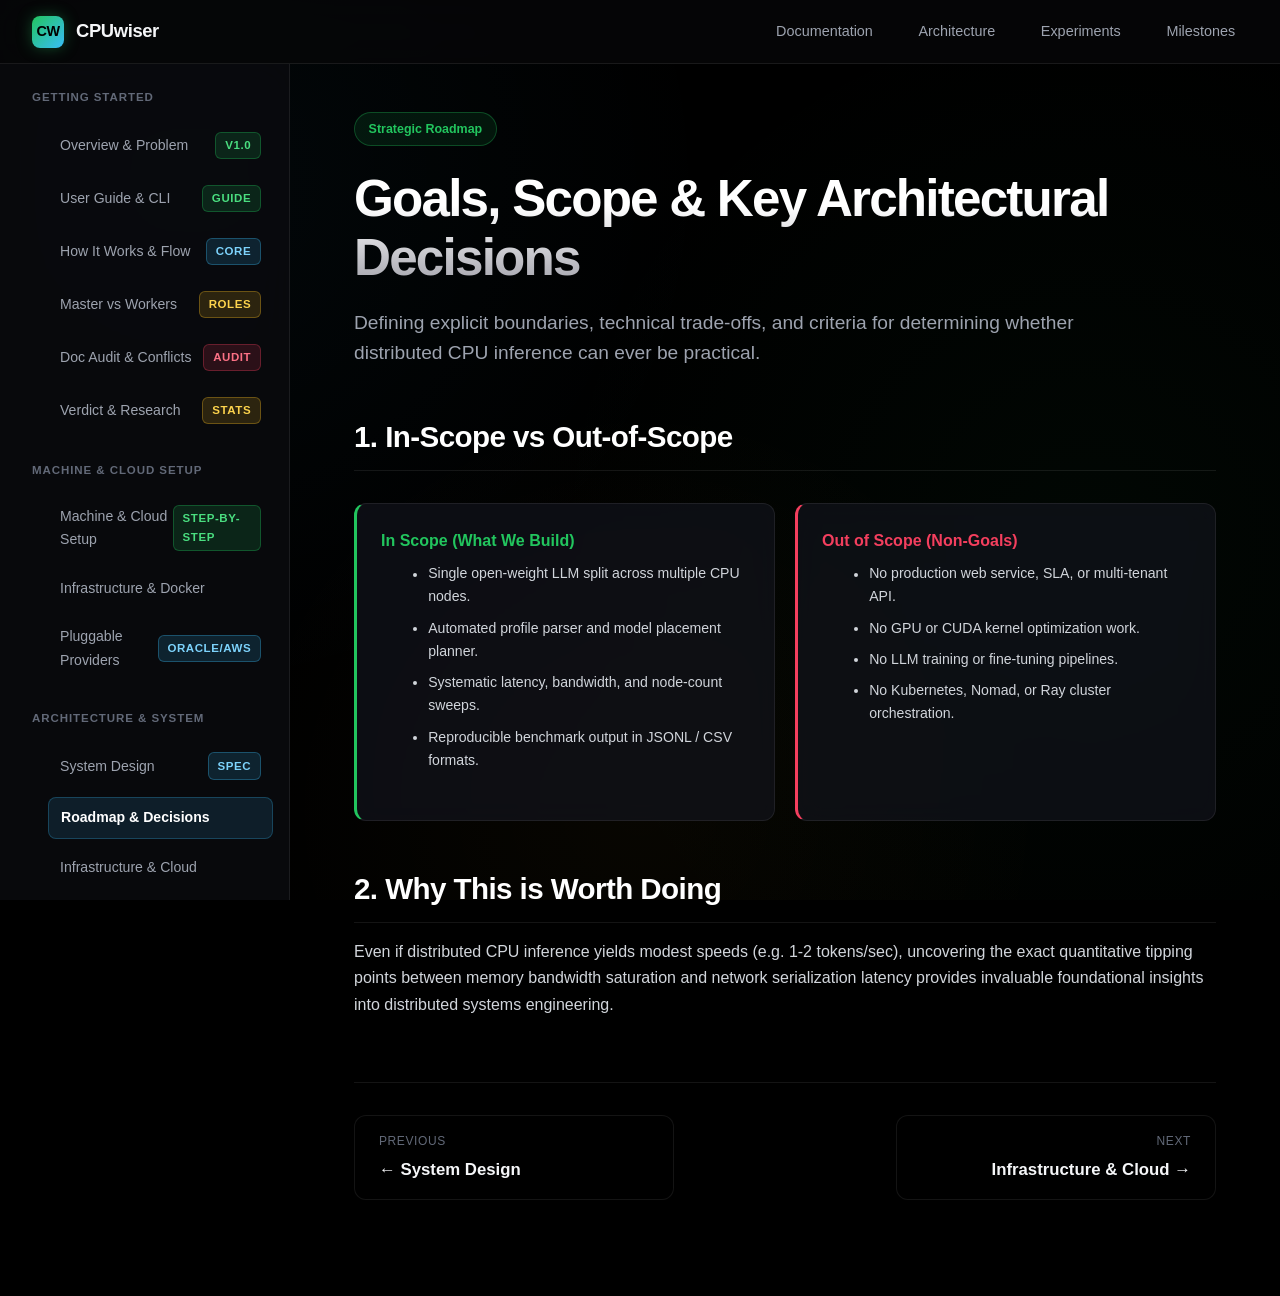
<file: docs/website/plan.html>
<!DOCTYPE html>
<html lang="en">
<head>
  <meta charset="UTF-8">
  <meta name="viewport" content="width=device-width, initial-scale=1.0">
  <title>Roadmap & Decisions — CPUwiser</title>
  <link rel="stylesheet" href="assets/css/style.css">
</head>
<body>
  <header class="top-nav">
    <a href="../index.html" class="brand"><div class="brand-icon">CW</div><span>CPUwiser</span></a>
    <nav class="nav-links">
      <a href="../index.html" class="nav-link">Documentation</a>
      <a href="design.html" class="nav-link">Architecture</a>
      <a href="experiments.html" class="nav-link">Experiments</a>
      <a href="tasks.html" class="nav-link">Milestones</a>
    </nav>
  </header>

  <div class="app-layout">
    <aside class="sidebar">
                  <div class="sidebar-group">
        <div class="sidebar-title">Getting Started</div>
        <ul class="sidebar-menu">
          <li class="sidebar-item"><a href="../index.html"><span>Overview & Problem</span> <span class="badge badge-green">v1.0</span></a></li>
          <li class="sidebar-item"><a href="user-guide.html"><span>User Guide & CLI</span> <span class="badge badge-green">Guide</span></a></li>
          <li class="sidebar-item"><a href="how-it-works.html"><span>How It Works & Flow</span> <span class="badge badge-cyan">Core</span></a></li>
          <li class="sidebar-item"><a href="node-roles.html"><span>Master vs Workers</span> <span class="badge badge-yellow">Roles</span></a></li>
          <li class="sidebar-item"><a href="doc-audit.html"><span>Doc Audit & Conflicts</span> <span class="badge badge-red">Audit</span></a></li>
          <li class="sidebar-item"><a href="research.html"><span>Verdict & Research</span> <span class="badge badge-yellow">Stats</span></a></li>
        </ul>
      </div>
      <div class="sidebar-group">
        <div class="sidebar-title">Machine & Cloud Setup</div>
        <ul class="sidebar-menu">
          <li class="sidebar-item"><a href="cloud-setup.html"><span>Machine & Cloud Setup</span> <span class="badge badge-green">Step-by-step</span></a></li>
          <li class="sidebar-item"><a href="infra.html"><span>Infrastructure & Docker</span></a></li>
          <li class="sidebar-item"><a href="platforms.html"><span>Pluggable Providers</span> <span class="badge badge-cyan">Oracle/AWS</span></a></li>
        </ul>
      </div>
      <div class="sidebar-group">
        <div class="sidebar-title">Architecture & System</div>
        <ul class="sidebar-menu">
          <li class="sidebar-item"><a href="design.html"><span>System Design</span> <span class="badge badge-cyan">Spec</span></a></li>
          <li class="sidebar-item active"><a href="plan.html"><span>Roadmap & Decisions</span></a></li>
          <li class="sidebar-item"><a href="infra.html"><span>Infrastructure & Cloud</span></a></li>
        </ul>
      </div>
      <div class="sidebar-group">
        <div class="sidebar-title">Testing & Execution</div>
        <ul class="sidebar-menu">
          <li class="sidebar-item"><a href="experiments.html"><span>Experiment Matrix</span> <span class="badge badge-yellow">Tiers</span></a></li>
          <li class="sidebar-item"><a href="tasks.html"><span>Task Board</span> <span class="badge badge-green">M0-M7</span></a></li>
          <li class="sidebar-item"><a href="claude.html"><span>Agent Rules & Guardrails</span> <span class="badge badge-red">Strict</span></a></li>
        </ul>
      </div>
    </aside>

    <main class="main-wrapper">
      <div class="content-container">
        <div class="hero-badge">Strategic Roadmap</div>
        <h1 class="hero-title">Goals, Scope & Key Architectural Decisions</h1>
        <p class="hero-subtitle">
          Defining explicit boundaries, technical trade-offs, and criteria for determining whether distributed CPU inference can ever be practical.
        </p>

        <h2>1. In-Scope vs Out-of-Scope</h2>
        <div class="card-grid">
          <div class="glass-card" style="border-left: 3px solid var(--accent-green);">
            <strong style="color: var(--accent-green);">In Scope (What We Build)</strong>
            <ul style="margin-top: 0.5rem; font-size: 0.88rem; padding-left: 1.2rem;">
              <li>Single open-weight LLM split across multiple CPU nodes.</li>
              <li>Automated profile parser and model placement planner.</li>
              <li>Systematic latency, bandwidth, and node-count sweeps.</li>
              <li>Reproducible benchmark output in JSONL / CSV formats.</li>
            </ul>
          </div>
          <div class="glass-card" style="border-left: 3px solid var(--accent-red);">
            <strong style="color: var(--accent-red);">Out of Scope (Non-Goals)</strong>
            <ul style="margin-top: 0.5rem; font-size: 0.88rem; padding-left: 1.2rem;">
              <li>No production web service, SLA, or multi-tenant API.</li>
              <li>No GPU or CUDA kernel optimization work.</li>
              <li>No LLM training or fine-tuning pipelines.</li>
              <li>No Kubernetes, Nomad, or Ray cluster orchestration.</li>
            </ul>
          </div>
        </div>

        <h2>2. Why This is Worth Doing</h2>
        <p>
          Even if distributed CPU inference yields modest speeds (e.g. 1-2 tokens/sec), uncovering the exact quantitative tipping points between memory bandwidth saturation and network serialization latency provides invaluable foundational insights into distributed systems engineering.
        </p>

        <div class="doc-footer-nav">
          <a href="design.html" class="doc-footer-btn">
            <span class="label">Previous</span>
            <span class="title">← System Design</span>
          </a>
          <a href="infra.html" class="doc-footer-btn" style="text-align: right;">
            <span class="label">Next</span>
            <span class="title">Infrastructure & Cloud →</span>
          </a>
        </div>
      </div>
    </main>
  </div>
  <script src="assets/js/main.js"></script>
</body>
</html>
</file>
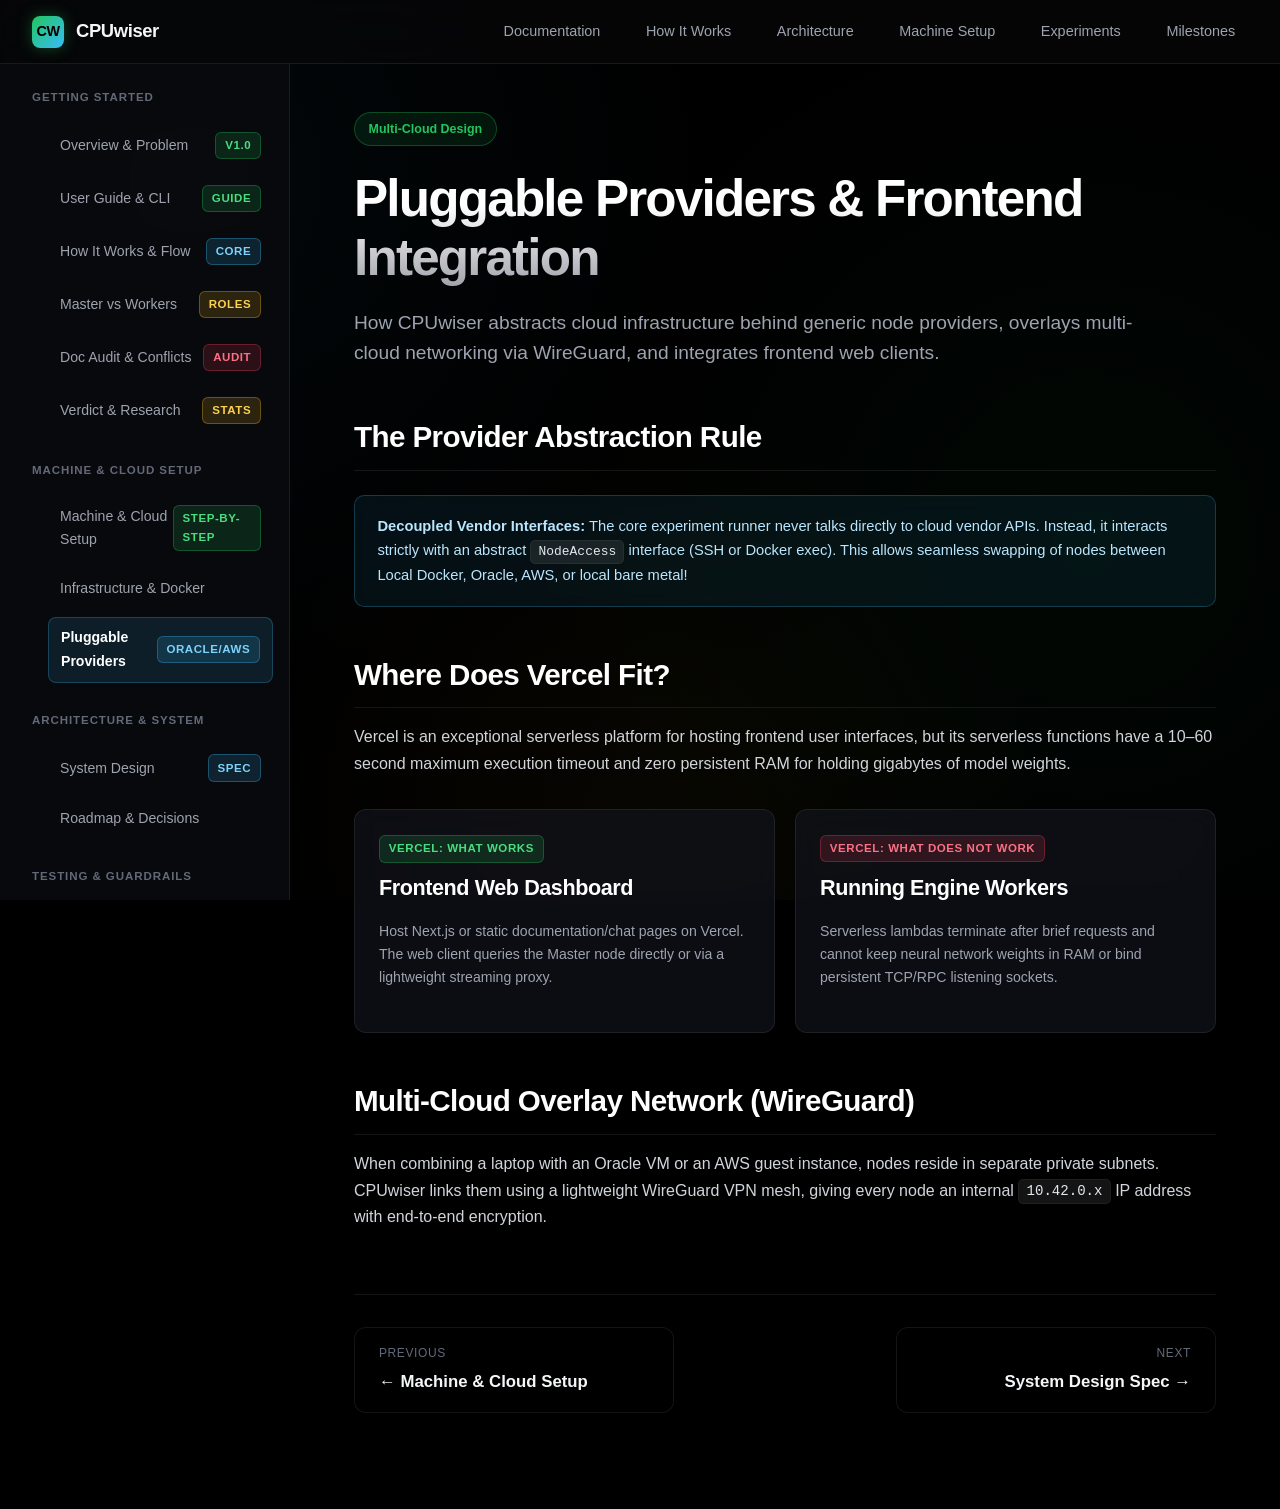
<file: docs/website/platforms.html>
<!DOCTYPE html>
<html lang="en">

<head>
  <meta charset="UTF-8">
  <meta name="viewport" content="width=device-width, initial-scale=1.0">
  <title>Pluggable Providers & Vercel — CPUwiser</title>
  <link rel="stylesheet" href="assets/css/style.css">
</head>

<body>
  <header class="top-nav">
    <a href="../index.html" class="brand">
      <div class="brand-icon">CW</div><span>CPUwiser</span>
    </a>
    <nav class="nav-links">
      <a href="../index.html" class="nav-link">Documentation</a>
      <a href="how-it-works.html" class="nav-link">How It Works</a>
      <a href="design.html" class="nav-link">Architecture</a>
      <a href="cloud-setup.html" class="nav-link">Machine Setup</a>
      <a href="experiments.html" class="nav-link">Experiments</a>
      <a href="tasks.html" class="nav-link">Milestones</a>
    </nav>
  </header>

  <div class="app-layout">
    <aside class="sidebar">
            <div class="sidebar-group">
        <div class="sidebar-title">Getting Started</div>
        <ul class="sidebar-menu">
          <li class="sidebar-item"><a href="../index.html"><span>Overview & Problem</span> <span class="badge badge-green">v1.0</span></a></li>
          <li class="sidebar-item"><a href="user-guide.html"><span>User Guide & CLI</span> <span class="badge badge-green">Guide</span></a></li>
          <li class="sidebar-item"><a href="how-it-works.html"><span>How It Works & Flow</span> <span class="badge badge-cyan">Core</span></a></li>
          <li class="sidebar-item"><a href="node-roles.html"><span>Master vs Workers</span> <span class="badge badge-yellow">Roles</span></a></li>
          <li class="sidebar-item"><a href="doc-audit.html"><span>Doc Audit & Conflicts</span> <span class="badge badge-red">Audit</span></a></li>
          <li class="sidebar-item"><a href="research.html"><span>Verdict & Research</span> <span class="badge badge-yellow">Stats</span></a></li>
        </ul>
      </div>
      <div class="sidebar-group">
        <div class="sidebar-title">Machine & Cloud Setup</div>
        <ul class="sidebar-menu">
          <li class="sidebar-item"><a href="cloud-setup.html"><span>Machine & Cloud Setup</span> <span
                class="badge badge-green">Step-by-step</span></a></li>
          <li class="sidebar-item"><a href="infra.html"><span>Infrastructure & Docker</span></a></li>
          <li class="sidebar-item active"><a href="platforms.html"><span>Pluggable Providers</span> <span
                class="badge badge-cyan">Oracle/AWS</span></a></li>
        </ul>
      </div>
      <div class="sidebar-group">
        <div class="sidebar-title">Architecture & System</div>
        <ul class="sidebar-menu">
          <li class="sidebar-item"><a href="design.html"><span>System Design</span> <span
                class="badge badge-cyan">Spec</span></a></li>
          <li class="sidebar-item"><a href="plan.html"><span>Roadmap & Decisions</span></a></li>
        </ul>
      </div>
      <div class="sidebar-group">
        <div class="sidebar-title">Testing & Guardrails</div>
        <ul class="sidebar-menu">
          <li class="sidebar-item"><a href="experiments.html"><span>Experiment Matrix</span> <span
                class="badge badge-yellow">Tiers</span></a></li>
          <li class="sidebar-item"><a href="tasks.html"><span>Task Board</span> <span
                class="badge badge-green">M0-M7</span></a></li>
          <li class="sidebar-item"><a href="claude.html"><span>Agent Rules & Guardrails</span> <span
                class="badge badge-red">Strict</span></a></li>
        </ul>
      </div>
    </aside>

    <main class="main-wrapper">
      <div class="content-container">
        <div class="hero-badge">Multi-Cloud Design</div>
        <h1 class="hero-title">Pluggable Providers & Frontend Integration</h1>
        <p class="hero-subtitle">
          How CPUwiser abstracts cloud infrastructure behind generic node providers, overlays multi-cloud networking via
          WireGuard, and integrates frontend web clients.
        </p>

        <h2>The Provider Abstraction Rule</h2>
        <div class="callout callout-info">
          <div>
            <strong>Decoupled Vendor Interfaces:</strong> The core experiment runner never talks directly to cloud
            vendor APIs. Instead, it interacts strictly with an abstract <code>NodeAccess</code> interface (SSH or
            Docker exec). This allows seamless swapping of nodes between Local Docker, Oracle, AWS, or local bare metal!
          </div>
        </div>

        <h2>Where Does Vercel Fit?</h2>
        <p>
          Vercel is an exceptional serverless platform for hosting frontend user interfaces, but its serverless
          functions have a 10–60 second maximum execution timeout and zero persistent RAM for holding gigabytes of model
          weights.
        </p>

        <div class="card-grid">
          <div class="glass-card">
            <span class="badge badge-green">Vercel: What Works</span>
            <h3 style="margin-top: 0.5rem;">Frontend Web Dashboard</h3>
            <p style="font-size: 0.88rem; color: var(--text-secondary);">
              Host Next.js or static documentation/chat pages on Vercel. The web client queries the Master node directly
              or via a lightweight streaming proxy.
            </p>
          </div>
          <div class="glass-card">
            <span class="badge badge-red">Vercel: What Does Not Work</span>
            <h3 style="margin-top: 0.5rem;">Running Engine Workers</h3>
            <p style="font-size: 0.88rem; color: var(--text-secondary);">
              Serverless lambdas terminate after brief requests and cannot keep neural network weights in RAM or bind
              persistent TCP/RPC listening sockets.
            </p>
          </div>
        </div>

        <h2>Multi-Cloud Overlay Network (WireGuard)</h2>
        <p>
          When combining a laptop with an Oracle VM or an AWS guest instance, nodes reside in separate private subnets.
          CPUwiser links them using a lightweight WireGuard VPN mesh, giving every node an internal
          <code>10.42.0.x</code> IP address with end-to-end encryption.
        </p>

        <div class="doc-footer-nav">
          <a href="cloud-setup.html" class="doc-footer-btn">
            <span class="label">Previous</span>
            <span class="title">← Machine & Cloud Setup</span>
          </a>
          <a href="design.html" class="doc-footer-btn" style="text-align: right;">
            <span class="label">Next</span>
            <span class="title">System Design Spec →</span>
          </a>
        </div>
      </div>
    </main>
  </div>
  <script src="assets/js/main.js"></script>
</body>

</html>
</file>
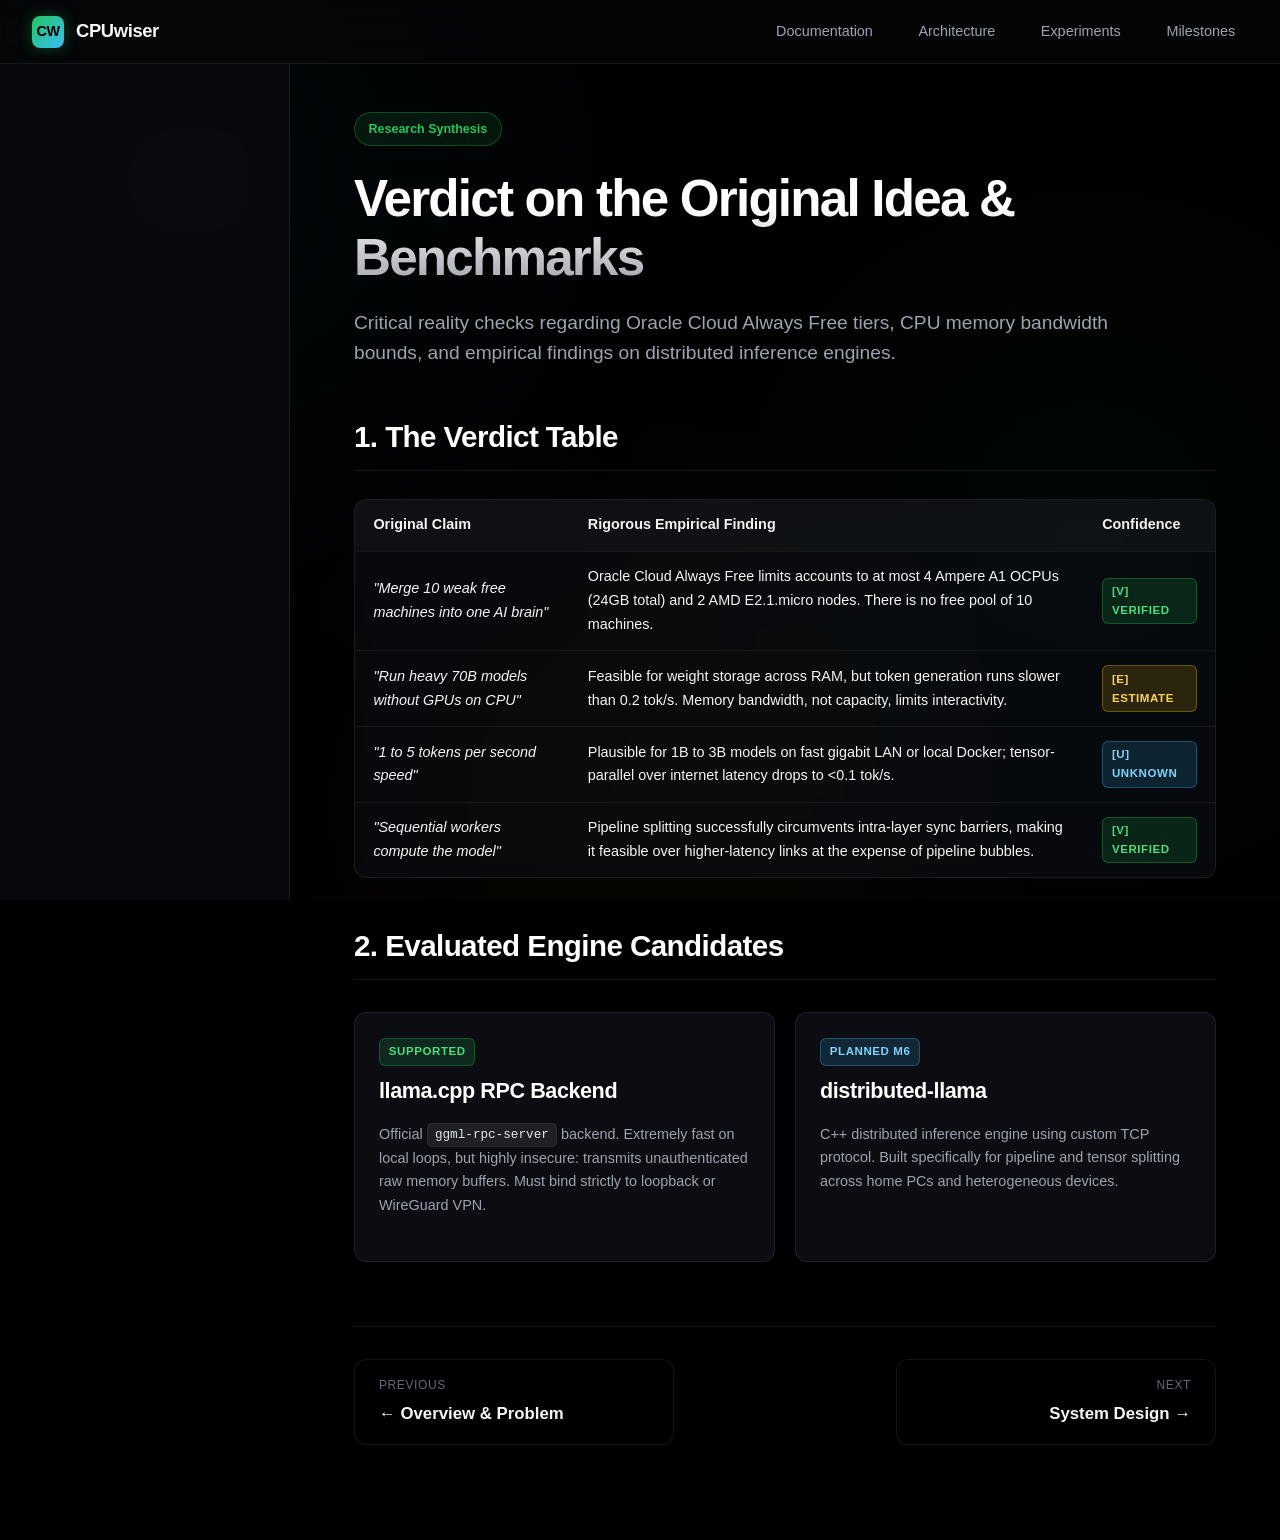
<file: docs/website/research.html>
<!DOCTYPE html>
<html lang="en">
<head>
  <meta charset="UTF-8">
  <meta name="viewport" content="width=device-width, initial-scale=1.0">
  <title>Empirical Findings & Research Verdict — CPUwiser</title>
  <link rel="stylesheet" href="assets/css/style.css">
</head>
<body>
  <header class="top-nav">
    <a href="../index.html" class="brand"><div class="brand-icon">CW</div><span>CPUwiser</span></a>
    <nav class="nav-links">
      <a href="../index.html" class="nav-link">Documentation</a>
      <a href="design.html" class="nav-link">Architecture</a>
      <a href="experiments.html" class="nav-link">Experiments</a>
      <a href="tasks.html" class="nav-link">Milestones</a>
    </nav>
  </header>

  <div class="app-layout">
    <aside class="sidebar">
                  <div class="sidebar-group">
        <div class="sidebar-title">Getting Started</div>
        <ul class="sidebar-menu">
          <li class="sidebar-item"><a href="../index.html"><span>Overview & Problem</span> <span class="badge badge-green">v1.0</span></a></li>
          <li class="sidebar-item"><a href="user-guide.html"><span>User Guide & CLI</span> <span class="badge badge-green">Guide</span></a></li>
          <li class="sidebar-item"><a href="how-it-works.html"><span>How It Works & Flow</span> <span class="badge badge-cyan">Core</span></a></li>
          <li class="sidebar-item"><a href="node-roles.html"><span>Master vs Workers</span> <span class="badge badge-yellow">Roles</span></a></li>
          <li class="sidebar-item"><a href="doc-audit.html"><span>Doc Audit & Conflicts</span> <span class="badge badge-red">Audit</span></a></li>
          <li class="sidebar-item"><a href="research.html"><span>Verdict & Research</span> <span class="badge badge-yellow">Stats</span></a></li>
        </ul>
      </div>
      <div class="sidebar-group">
        <div class="sidebar-title">Machine & Cloud Setup</div>
        <ul class="sidebar-menu">
          <li class="sidebar-item"><a href="cloud-setup.html"><span>Machine & Cloud Setup</span> <span class="badge badge-green">Step-by-step</span></a></li>
          <li class="sidebar-item"><a href="infra.html"><span>Infrastructure & Docker</span></a></li>
          <li class="sidebar-item"><a href="platforms.html"><span>Pluggable Providers</span> <span class="badge badge-cyan">Oracle/AWS</span></a></li>
        </ul>
      </div>
      <div class="sidebar-group">
        <div class="sidebar-title">Architecture & System</div>
        <ul class="sidebar-menu">
          <li class="sidebar-item"><a href="design.html"><span>System Design</span> <span class="badge badge-cyan">Spec</span></a></li>
          <li class="sidebar-item"><a href="plan.html"><span>Roadmap & Decisions</span></a></li>
          <li class="sidebar-item"><a href="infra.html"><span>Infrastructure & Cloud</span></a></li>
        </ul>
      </div>
      <div class="sidebar-group">
        <div class="sidebar-title">Testing & Execution</div>
        <ul class="sidebar-menu">
          <li class="sidebar-item"><a href="experiments.html"><span>Experiment Matrix</span> <span class="badge badge-yellow">Tiers</span></a></li>
          <li class="sidebar-item"><a href="tasks.html"><span>Task Board</span> <span class="badge badge-green">M0-M7</span></a></li>
          <li class="sidebar-item"><a href="claude.html"><span>Agent Rules & Guardrails</span> <span class="badge badge-red">Strict</span></a></li>
        </ul>
      </div>
    </aside>

    <main class="main-wrapper">
      <div class="content-container">
        <div class="hero-badge">Research Synthesis</div>
        <h1 class="hero-title">Verdict on the Original Idea & Benchmarks</h1>
        <p class="hero-subtitle">
          Critical reality checks regarding Oracle Cloud Always Free tiers, CPU memory bandwidth bounds, and empirical findings on distributed inference engines.
        </p>

        <h2>1. The Verdict Table</h2>
        <div class="table-container">
          <table>
            <thead>
              <tr>
                <th>Original Claim</th>
                <th>Rigorous Empirical Finding</th>
                <th>Confidence</th>
              </tr>
            </thead>
            <tbody>
              <tr>
                <td><em>"Merge 10 weak free machines into one AI brain"</em></td>
                <td>Oracle Cloud Always Free limits accounts to at most 4 Ampere A1 OCPUs (24GB total) and 2 AMD E2.1.micro nodes. There is no free pool of 10 machines.</td>
                <td><span class="badge badge-green">[V] Verified</span></td>
              </tr>
              <tr>
                <td><em>"Run heavy 70B models without GPUs on CPU"</em></td>
                <td>Feasible for weight storage across RAM, but token generation runs slower than 0.2 tok/s. Memory bandwidth, not capacity, limits interactivity.</td>
                <td><span class="badge badge-yellow">[E] Estimate</span></td>
              </tr>
              <tr>
                <td><em>"1 to 5 tokens per second speed"</em></td>
                <td>Plausible for 1B to 3B models on fast gigabit LAN or local Docker; tensor-parallel over internet latency drops to &lt;0.1 tok/s.</td>
                <td><span class="badge badge-cyan">[U] Unknown</span></td>
              </tr>
              <tr>
                <td><em>"Sequential workers compute the model"</em></td>
                <td>Pipeline splitting successfully circumvents intra-layer sync barriers, making it feasible over higher-latency links at the expense of pipeline bubbles.</td>
                <td><span class="badge badge-green">[V] Verified</span></td>
              </tr>
            </tbody>
          </table>
        </div>

        <h2>2. Evaluated Engine Candidates</h2>
        <div class="card-grid">
          <div class="glass-card">
            <span class="badge badge-green">Supported</span>
            <h3 style="margin-top: 0.5rem;">llama.cpp RPC Backend</h3>
            <p style="font-size: 0.9rem; color: var(--text-secondary);">
              Official <code>ggml-rpc-server</code> backend. Extremely fast on local loops, but highly insecure: transmits unauthenticated raw memory buffers. Must bind strictly to loopback or WireGuard VPN.
            </p>
          </div>
          <div class="glass-card">
            <span class="badge badge-cyan">Planned M6</span>
            <h3 style="margin-top: 0.5rem;">distributed-llama</h3>
            <p style="font-size: 0.9rem; color: var(--text-secondary);">
              C++ distributed inference engine using custom TCP protocol. Built specifically for pipeline and tensor splitting across home PCs and heterogeneous devices.
            </p>
          </div>
        </div>

        <div class="doc-footer-nav">
          <a href="../index.html" class="doc-footer-btn">
            <span class="label">Previous</span>
            <span class="title">← Overview & Problem</span>
          </a>
          <a href="design.html" class="doc-footer-btn" style="text-align: right;">
            <span class="label">Next</span>
            <span class="title">System Design →</span>
          </a>
        </div>
      </div>
    </main>
  </div>
  <script src="assets/js/main.js"></script>
</body>
</html>
</file>
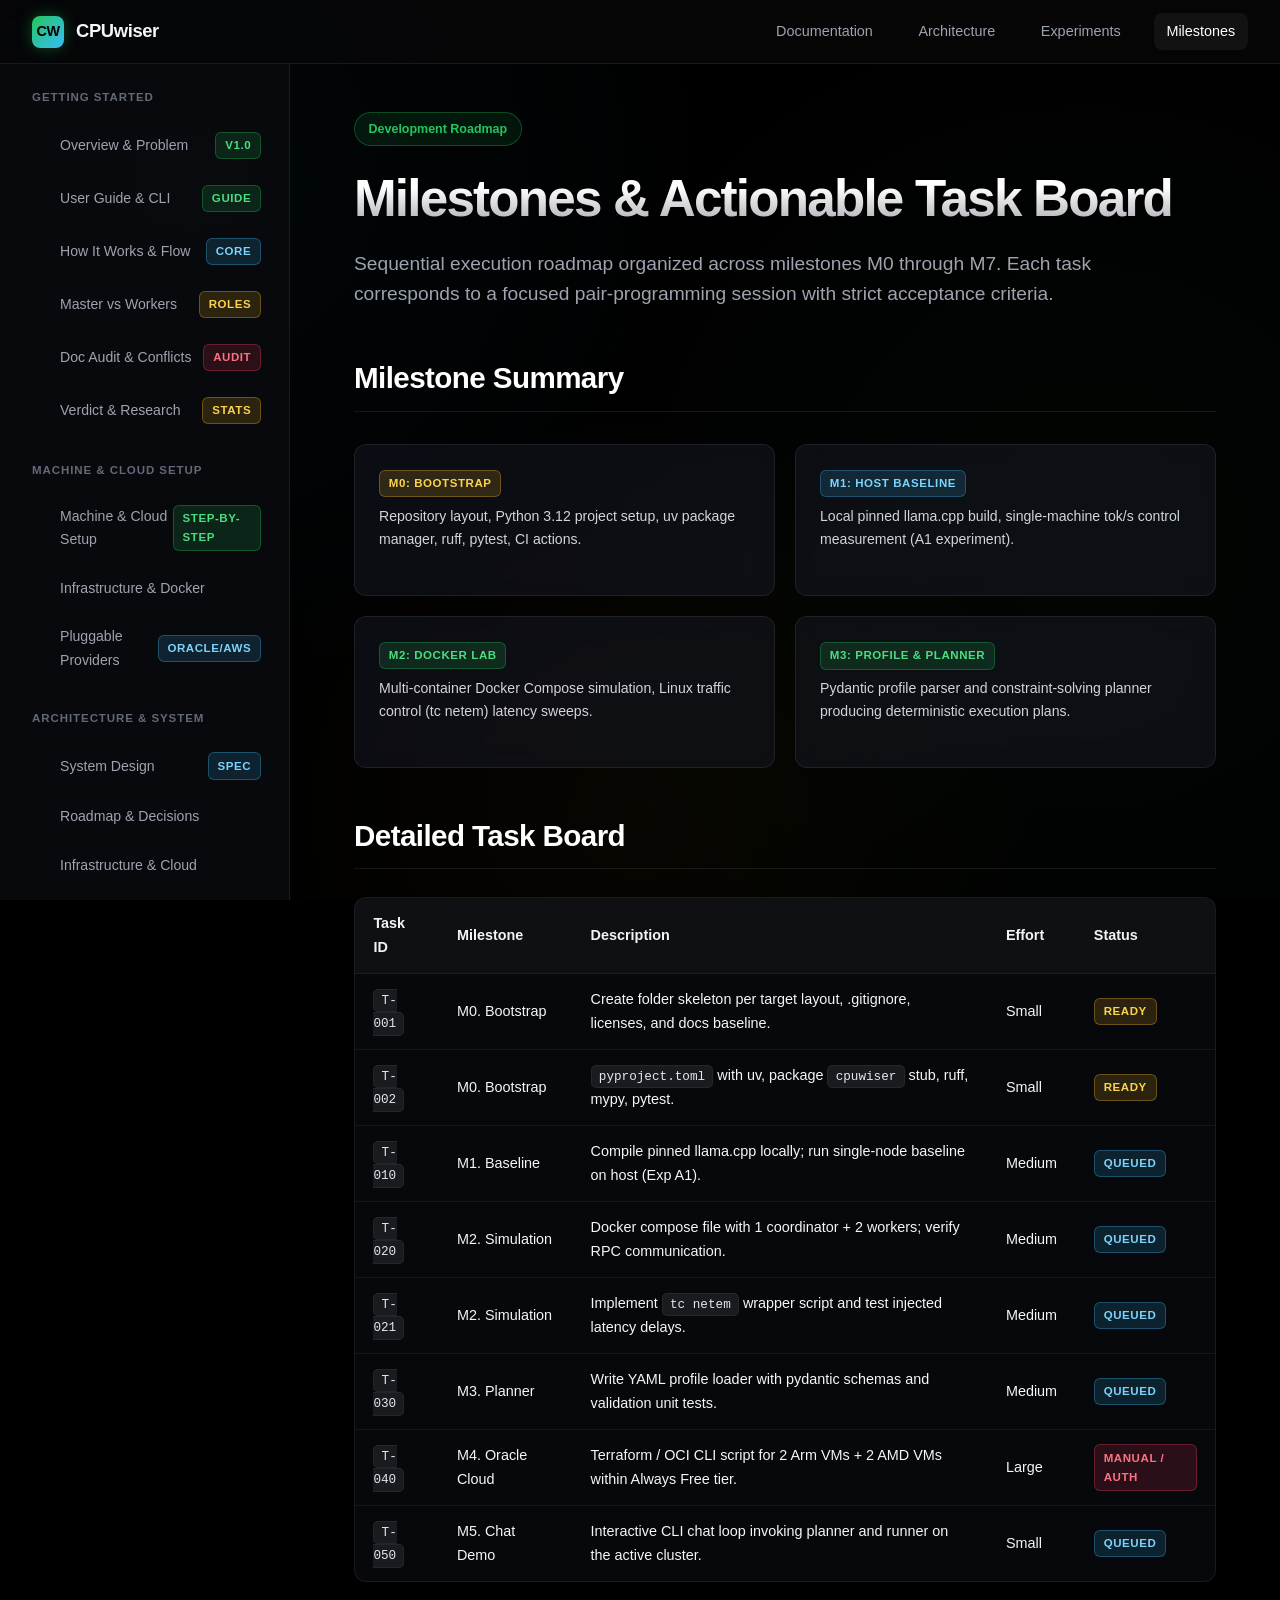
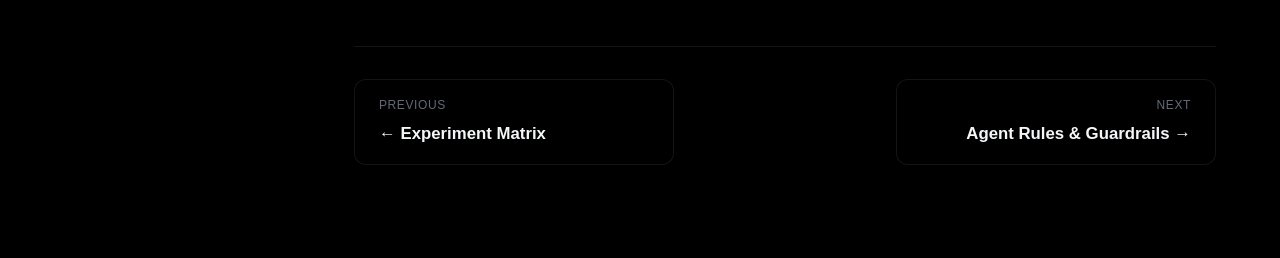
<file: docs/website/tasks.html>
<!DOCTYPE html>
<html lang="en">
<head>
  <meta charset="UTF-8">
  <meta name="viewport" content="width=device-width, initial-scale=1.0">
  <title>Engineering Milestones & Task Board — CPUwiser</title>
  <link rel="stylesheet" href="assets/css/style.css">
</head>
<body>
  <header class="top-nav">
    <a href="../index.html" class="brand"><div class="brand-icon">CW</div><span>CPUwiser</span></a>
    <nav class="nav-links">
      <a href="../index.html" class="nav-link">Documentation</a>
      <a href="design.html" class="nav-link">Architecture</a>
      <a href="experiments.html" class="nav-link">Experiments</a>
      <a href="tasks.html" class="nav-link active">Milestones</a>
    </nav>
  </header>

  <div class="app-layout">
    <aside class="sidebar">
                  <div class="sidebar-group">
        <div class="sidebar-title">Getting Started</div>
        <ul class="sidebar-menu">
          <li class="sidebar-item"><a href="../index.html"><span>Overview & Problem</span> <span class="badge badge-green">v1.0</span></a></li>
          <li class="sidebar-item"><a href="user-guide.html"><span>User Guide & CLI</span> <span class="badge badge-green">Guide</span></a></li>
          <li class="sidebar-item"><a href="how-it-works.html"><span>How It Works & Flow</span> <span class="badge badge-cyan">Core</span></a></li>
          <li class="sidebar-item"><a href="node-roles.html"><span>Master vs Workers</span> <span class="badge badge-yellow">Roles</span></a></li>
          <li class="sidebar-item"><a href="doc-audit.html"><span>Doc Audit & Conflicts</span> <span class="badge badge-red">Audit</span></a></li>
          <li class="sidebar-item"><a href="research.html"><span>Verdict & Research</span> <span class="badge badge-yellow">Stats</span></a></li>
        </ul>
      </div>
      <div class="sidebar-group">
        <div class="sidebar-title">Machine & Cloud Setup</div>
        <ul class="sidebar-menu">
          <li class="sidebar-item"><a href="cloud-setup.html"><span>Machine & Cloud Setup</span> <span class="badge badge-green">Step-by-step</span></a></li>
          <li class="sidebar-item"><a href="infra.html"><span>Infrastructure & Docker</span></a></li>
          <li class="sidebar-item"><a href="platforms.html"><span>Pluggable Providers</span> <span class="badge badge-cyan">Oracle/AWS</span></a></li>
        </ul>
      </div>
      <div class="sidebar-group">
        <div class="sidebar-title">Architecture & System</div>
        <ul class="sidebar-menu">
          <li class="sidebar-item"><a href="design.html"><span>System Design</span> <span class="badge badge-cyan">Spec</span></a></li>
          <li class="sidebar-item"><a href="plan.html"><span>Roadmap & Decisions</span></a></li>
          <li class="sidebar-item"><a href="infra.html"><span>Infrastructure & Cloud</span></a></li>
        </ul>
      </div>
      <div class="sidebar-group">
        <div class="sidebar-title">Testing & Execution</div>
        <ul class="sidebar-menu">
          <li class="sidebar-item"><a href="experiments.html"><span>Experiment Matrix</span> <span class="badge badge-yellow">Tiers</span></a></li>
          <li class="sidebar-item active"><a href="tasks.html"><span>Task Board</span> <span class="badge badge-green">M0-M7</span></a></li>
          <li class="sidebar-item"><a href="claude.html"><span>Agent Rules & Guardrails</span> <span class="badge badge-red">Strict</span></a></li>
        </ul>
      </div>
    </aside>

    <main class="main-wrapper">
      <div class="content-container">
        <div class="hero-badge">Development Roadmap</div>
        <h1 class="hero-title">Milestones & Actionable Task Board</h1>
        <p class="hero-subtitle">
          Sequential execution roadmap organized across milestones M0 through M7. Each task corresponds to a focused pair-programming session with strict acceptance criteria.
        </p>

        <h2>Milestone Summary</h2>
        <div class="card-grid">
          <div class="glass-card">
            <span class="badge badge-yellow">M0: Bootstrap</span>
            <p style="margin-top: 0.5rem; font-size: 0.88rem;">Repository layout, Python 3.12 project setup, uv package manager, ruff, pytest, CI actions.</p>
          </div>
          <div class="glass-card">
            <span class="badge badge-cyan">M1: Host Baseline</span>
            <p style="margin-top: 0.5rem; font-size: 0.88rem;">Local pinned llama.cpp build, single-machine tok/s control measurement (A1 experiment).</p>
          </div>
          <div class="glass-card">
            <span class="badge badge-green">M2: Docker Lab</span>
            <p style="margin-top: 0.5rem; font-size: 0.88rem;">Multi-container Docker Compose simulation, Linux traffic control (tc netem) latency sweeps.</p>
          </div>
          <div class="glass-card">
            <span class="badge badge-green">M3: Profile & Planner</span>
            <p style="margin-top: 0.5rem; font-size: 0.88rem;">Pydantic profile parser and constraint-solving planner producing deterministic execution plans.</p>
          </div>
        </div>

        <h2>Detailed Task Board</h2>
        <div class="table-container">
          <table>
            <thead>
              <tr>
                <th>Task ID</th>
                <th>Milestone</th>
                <th>Description</th>
                <th>Effort</th>
                <th>Status</th>
              </tr>
            </thead>
            <tbody>
              <tr>
                <td><code>T-001</code></td>
                <td>M0. Bootstrap</td>
                <td>Create folder skeleton per target layout, .gitignore, licenses, and docs baseline.</td>
                <td>Small</td>
                <td><span class="badge badge-yellow">Ready</span></td>
              </tr>
              <tr>
                <td><code>T-002</code></td>
                <td>M0. Bootstrap</td>
                <td><code>pyproject.toml</code> with uv, package <code>cpuwiser</code> stub, ruff, mypy, pytest.</td>
                <td>Small</td>
                <td><span class="badge badge-yellow">Ready</span></td>
              </tr>
              <tr>
                <td><code>T-010</code></td>
                <td>M1. Baseline</td>
                <td>Compile pinned llama.cpp locally; run single-node baseline on host (Exp A1).</td>
                <td>Medium</td>
                <td><span class="badge badge-cyan">Queued</span></td>
              </tr>
              <tr>
                <td><code>T-020</code></td>
                <td>M2. Simulation</td>
                <td>Docker compose file with 1 coordinator + 2 workers; verify RPC communication.</td>
                <td>Medium</td>
                <td><span class="badge badge-cyan">Queued</span></td>
              </tr>
              <tr>
                <td><code>T-021</code></td>
                <td>M2. Simulation</td>
                <td>Implement <code>tc netem</code> wrapper script and test injected latency delays.</td>
                <td>Medium</td>
                <td><span class="badge badge-cyan">Queued</span></td>
              </tr>
              <tr>
                <td><code>T-030</code></td>
                <td>M3. Planner</td>
                <td>Write YAML profile loader with pydantic schemas and validation unit tests.</td>
                <td>Medium</td>
                <td><span class="badge badge-cyan">Queued</span></td>
              </tr>
              <tr>
                <td><code>T-040</code></td>
                <td>M4. Oracle Cloud</td>
                <td>Terraform / OCI CLI script for 2 Arm VMs + 2 AMD VMs within Always Free tier.</td>
                <td>Large</td>
                <td><span class="badge badge-red">Manual / Auth</span></td>
              </tr>
              <tr>
                <td><code>T-050</code></td>
                <td>M5. Chat Demo</td>
                <td>Interactive CLI chat loop invoking planner and runner on the active cluster.</td>
                <td>Small</td>
                <td><span class="badge badge-cyan">Queued</span></td>
              </tr>
            </tbody>
          </table>
        </div>

        <div class="doc-footer-nav">
          <a href="experiments.html" class="doc-footer-btn">
            <span class="label">Previous</span>
            <span class="title">← Experiment Matrix</span>
          </a>
          <a href="claude.html" class="doc-footer-btn" style="text-align: right;">
            <span class="label">Next</span>
            <span class="title">Agent Rules & Guardrails →</span>
          </a>
        </div>
      </div>
    </main>
  </div>
  <script src="assets/js/main.js"></script>
</body>
</html>
</file>
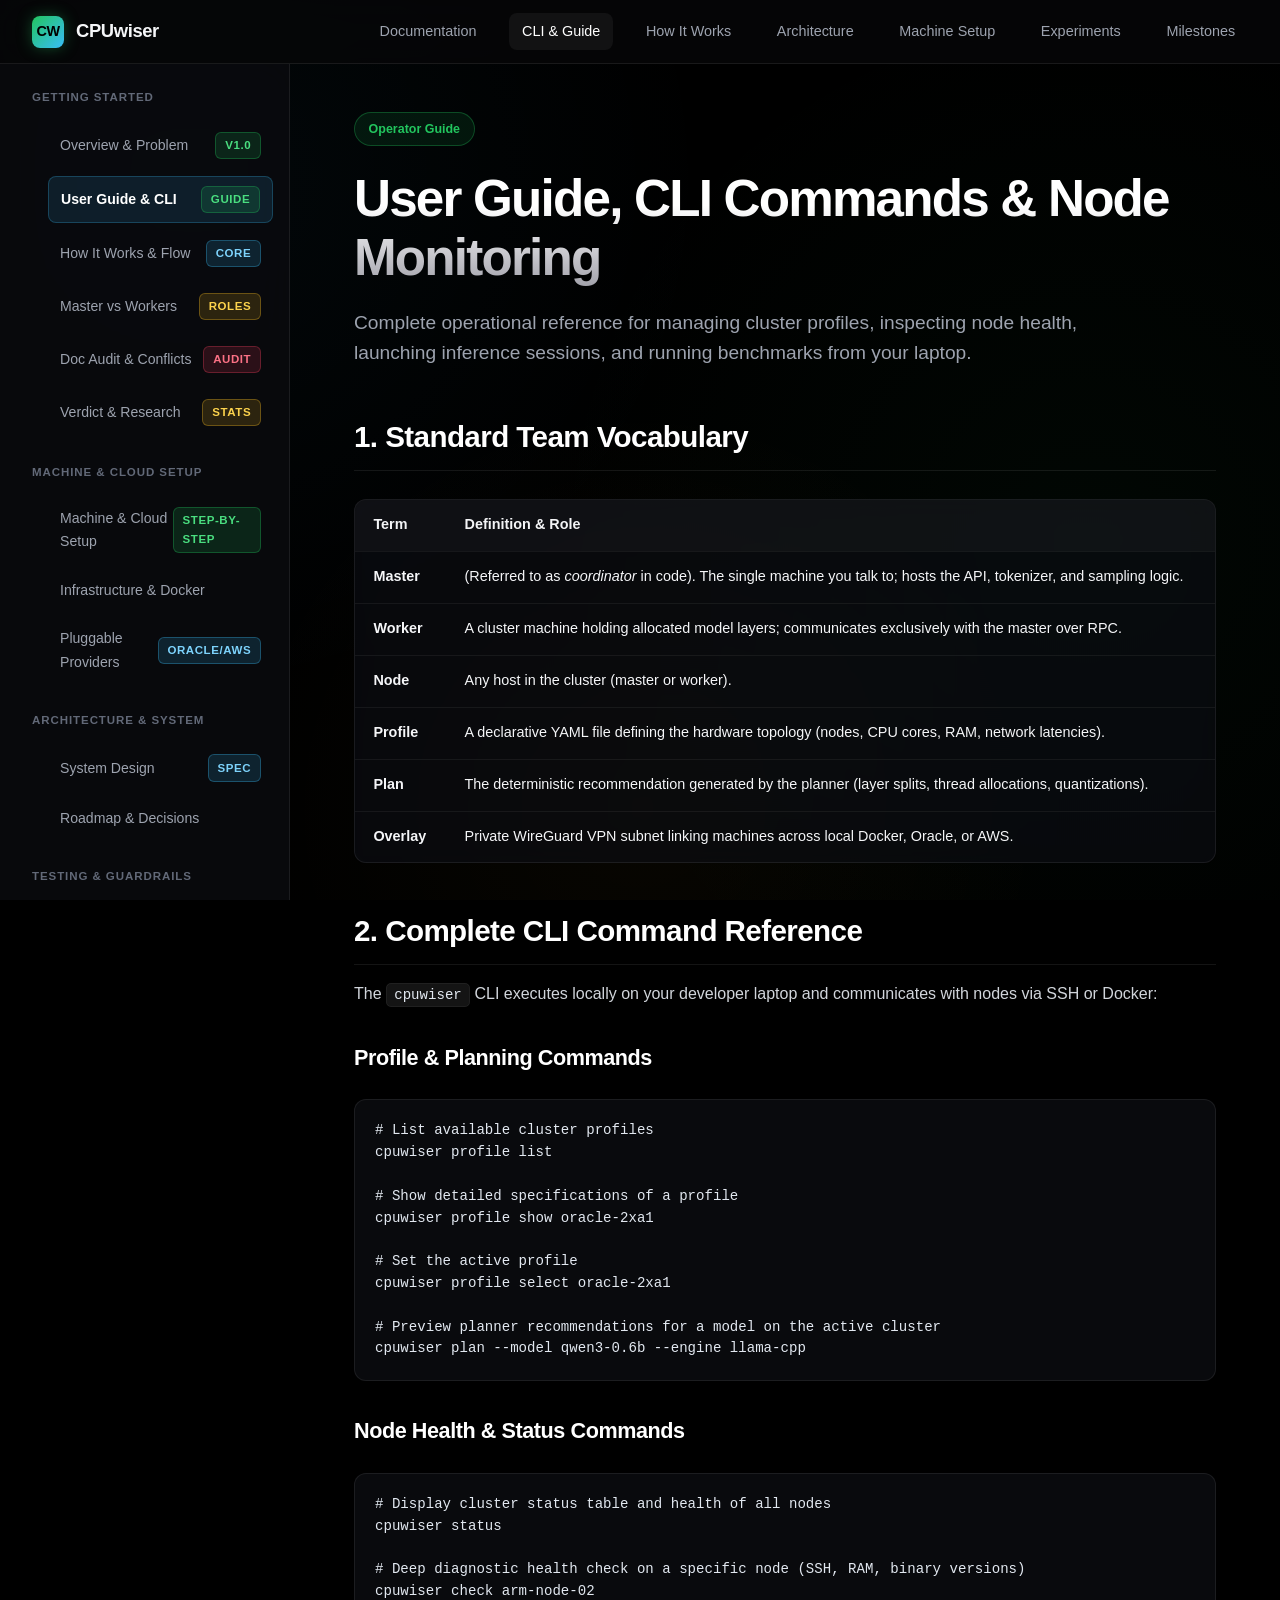
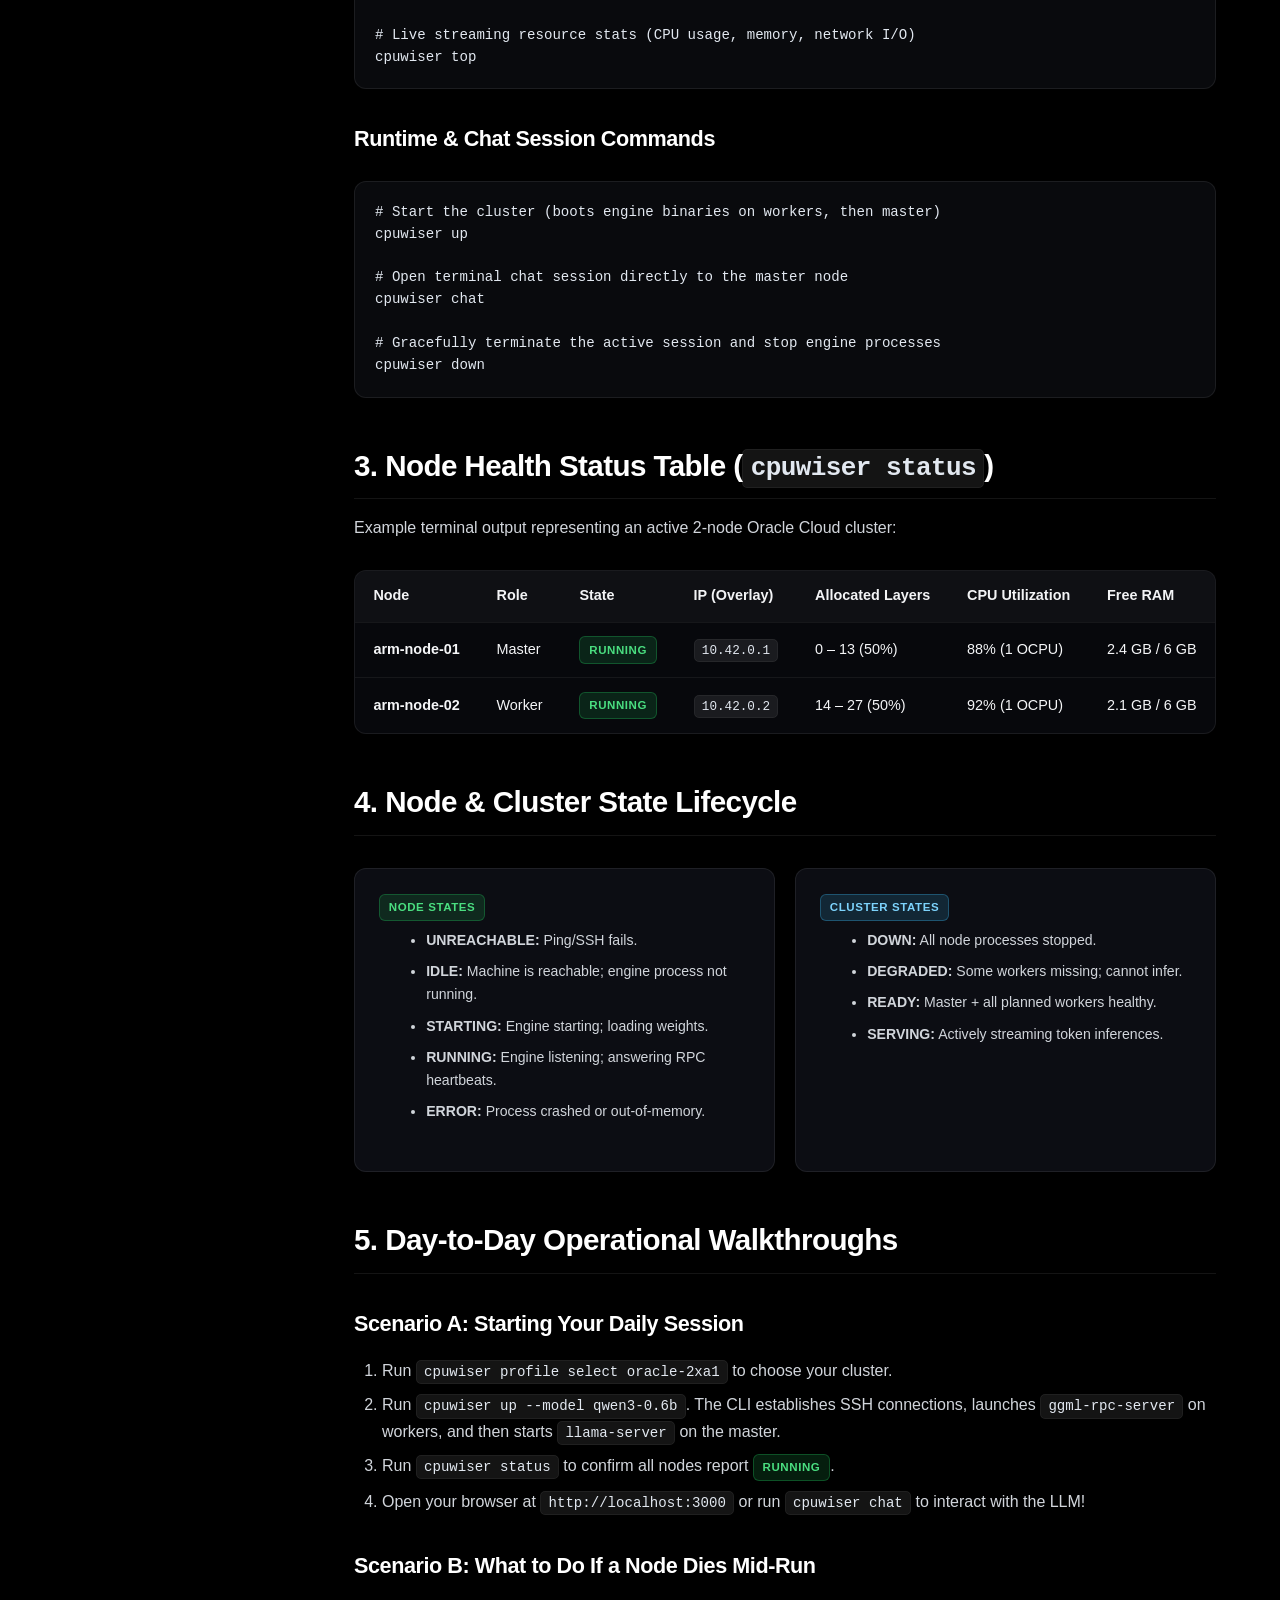
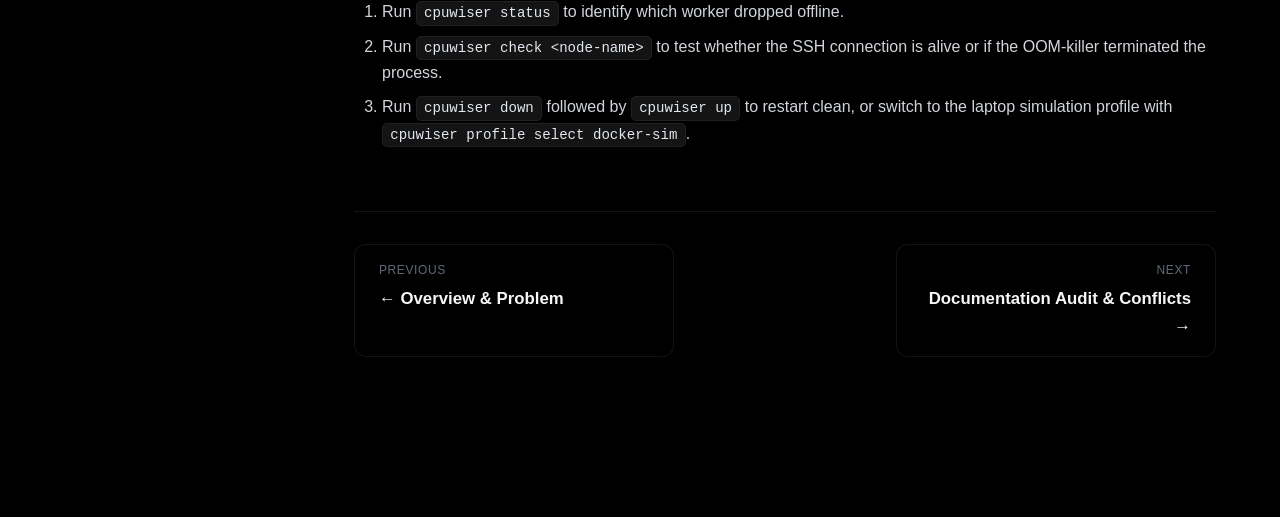
<file: docs/website/user-guide.html>
<!DOCTYPE html>
<html lang="en">
<head>
  <meta charset="UTF-8">
  <meta name="viewport" content="width=device-width, initial-scale=1.0">
  <title>User Guide & CLI Commands — CPUwiser</title>
  <link rel="stylesheet" href="assets/css/style.css">
</head>
<body>
  <header class="top-nav">
    <a href="../index.html" class="brand"><div class="brand-icon">CW</div><span>CPUwiser</span></a>
    <nav class="nav-links">
      <a href="../index.html" class="nav-link">Documentation</a>
      <a href="user-guide.html" class="nav-link active">CLI & Guide</a>
      <a href="how-it-works.html" class="nav-link">How It Works</a>
      <a href="design.html" class="nav-link">Architecture</a>
      <a href="cloud-setup.html" class="nav-link">Machine Setup</a>
      <a href="experiments.html" class="nav-link">Experiments</a>
      <a href="tasks.html" class="nav-link">Milestones</a>
    </nav>
  </header>

  <div class="app-layout">
    <aside class="sidebar">
            <div class="sidebar-group">
        <div class="sidebar-title">Getting Started</div>
        <ul class="sidebar-menu">
          <li class="sidebar-item"><a href="../index.html"><span>Overview & Problem</span> <span class="badge badge-green">v1.0</span></a></li>
          <li class="sidebar-item"><a href="user-guide.html"><span>User Guide & CLI</span> <span class="badge badge-green">Guide</span></a></li>
          <li class="sidebar-item"><a href="how-it-works.html"><span>How It Works & Flow</span> <span class="badge badge-cyan">Core</span></a></li>
          <li class="sidebar-item"><a href="node-roles.html"><span>Master vs Workers</span> <span class="badge badge-yellow">Roles</span></a></li>
          <li class="sidebar-item"><a href="doc-audit.html"><span>Doc Audit & Conflicts</span> <span class="badge badge-red">Audit</span></a></li>
          <li class="sidebar-item"><a href="research.html"><span>Verdict & Research</span> <span class="badge badge-yellow">Stats</span></a></li>
        </ul>
      </div>
      <div class="sidebar-group">
        <div class="sidebar-title">Machine & Cloud Setup</div>
        <ul class="sidebar-menu">
          <li class="sidebar-item"><a href="cloud-setup.html"><span>Machine & Cloud Setup</span> <span class="badge badge-green">Step-by-step</span></a></li>
          <li class="sidebar-item"><a href="infra.html"><span>Infrastructure & Docker</span></a></li>
          <li class="sidebar-item"><a href="platforms.html"><span>Pluggable Providers</span> <span class="badge badge-cyan">Oracle/AWS</span></a></li>
        </ul>
      </div>
      <div class="sidebar-group">
        <div class="sidebar-title">Architecture & System</div>
        <ul class="sidebar-menu">
          <li class="sidebar-item"><a href="design.html"><span>System Design</span> <span class="badge badge-cyan">Spec</span></a></li>
          <li class="sidebar-item"><a href="plan.html"><span>Roadmap & Decisions</span></a></li>
        </ul>
      </div>
      <div class="sidebar-group">
        <div class="sidebar-title">Testing & Guardrails</div>
        <ul class="sidebar-menu">
          <li class="sidebar-item"><a href="experiments.html"><span>Experiment Matrix</span> <span class="badge badge-yellow">Tiers</span></a></li>
          <li class="sidebar-item"><a href="tasks.html"><span>Task Board</span> <span class="badge badge-green">M0-M7</span></a></li>
          <li class="sidebar-item"><a href="claude.html"><span>Agent Rules & Guardrails</span> <span class="badge badge-red">Strict</span></a></li>
        </ul>
      </div>
    </aside>

    <main class="main-wrapper">
      <div class="content-container">
        <div class="hero-badge">Operator Guide</div>
        <h1 class="hero-title">User Guide, CLI Commands & Node Monitoring</h1>
        <p class="hero-subtitle">
          Complete operational reference for managing cluster profiles, inspecting node health, launching inference sessions, and running benchmarks from your laptop.
        </p>

        <!-- Standard Vocabulary -->
        <h2>1. Standard Team Vocabulary</h2>
        <div class="table-container">
          <table>
            <thead>
              <tr>
                <th>Term</th>
                <th>Definition & Role</th>
              </tr>
            </thead>
            <tbody>
              <tr>
                <td><strong>Master</strong></td>
                <td>(Referred to as <em>coordinator</em> in code). The single machine you talk to; hosts the API, tokenizer, and sampling logic.</td>
              </tr>
              <tr>
                <td><strong>Worker</strong></td>
                <td>A cluster machine holding allocated model layers; communicates exclusively with the master over RPC.</td>
              </tr>
              <tr>
                <td><strong>Node</strong></td>
                <td>Any host in the cluster (master or worker).</td>
              </tr>
              <tr>
                <td><strong>Profile</strong></td>
                <td>A declarative YAML file defining the hardware topology (nodes, CPU cores, RAM, network latencies).</td>
              </tr>
              <tr>
                <td><strong>Plan</strong></td>
                <td>The deterministic recommendation generated by the planner (layer splits, thread allocations, quantizations).</td>
              </tr>
              <tr>
                <td><strong>Overlay</strong></td>
                <td>Private WireGuard VPN subnet linking machines across local Docker, Oracle, or AWS.</td>
              </tr>
            </tbody>
          </table>
        </div>

        <!-- CLI Command Reference -->
        <h2>2. Complete CLI Command Reference</h2>
        <p>The <code>cpuwiser</code> CLI executes locally on your developer laptop and communicates with nodes via SSH or Docker:</p>

        <h3>Profile & Planning Commands</h3>
        <pre><code># List available cluster profiles
cpuwiser profile list

# Show detailed specifications of a profile
cpuwiser profile show oracle-2xa1

# Set the active profile
cpuwiser profile select oracle-2xa1

# Preview planner recommendations for a model on the active cluster
cpuwiser plan --model qwen3-0.6b --engine llama-cpp</code></pre>

        <h3>Node Health & Status Commands</h3>
        <pre><code># Display cluster status table and health of all nodes
cpuwiser status

# Deep diagnostic health check on a specific node (SSH, RAM, binary versions)
cpuwiser check arm-node-02

# Live streaming resource stats (CPU usage, memory, network I/O)
cpuwiser top</code></pre>

        <h3>Runtime & Chat Session Commands</h3>
        <pre><code># Start the cluster (boots engine binaries on workers, then master)
cpuwiser up

# Open terminal chat session directly to the master node
cpuwiser chat

# Gracefully terminate the active session and stop engine processes
cpuwiser down</code></pre>

        <!-- Terminal Status Table Example -->
        <h2>3. Node Health Status Table (<code>cpuwiser status</code>)</h2>
        <p>Example terminal output representing an active 2-node Oracle Cloud cluster:</p>

        <div class="table-container">
          <table>
            <thead>
              <tr>
                <th>Node</th>
                <th>Role</th>
                <th>State</th>
                <th>IP (Overlay)</th>
                <th>Allocated Layers</th>
                <th>CPU Utilization</th>
                <th>Free RAM</th>
              </tr>
            </thead>
            <tbody>
              <tr>
                <td><strong>arm-node-01</strong></td>
                <td>Master</td>
                <td><span class="badge badge-green">RUNNING</span></td>
                <td><code>10.42.0.1</code></td>
                <td>0 – 13 (50%)</td>
                <td>88% (1 OCPU)</td>
                <td>2.4 GB / 6 GB</td>
              </tr>
              <tr>
                <td><strong>arm-node-02</strong></td>
                <td>Worker</td>
                <td><span class="badge badge-green">RUNNING</span></td>
                <td><code>10.42.0.2</code></td>
                <td>14 – 27 (50%)</td>
                <td>92% (1 OCPU)</td>
                <td>2.1 GB / 6 GB</td>
              </tr>
            </tbody>
          </table>
        </div>

        <h2>4. Node & Cluster State Lifecycle</h2>
        <div class="card-grid">
          <div class="glass-card">
            <span class="badge badge-green">Node States</span>
            <ul style="margin-top: 0.5rem; font-size: 0.88rem; padding-left: 1.2rem;">
              <li><strong>UNREACHABLE:</strong> Ping/SSH fails.</li>
              <li><strong>IDLE:</strong> Machine is reachable; engine process not running.</li>
              <li><strong>STARTING:</strong> Engine starting; loading weights.</li>
              <li><strong>RUNNING:</strong> Engine listening; answering RPC heartbeats.</li>
              <li><strong>ERROR:</strong> Process crashed or out-of-memory.</li>
            </ul>
          </div>
          <div class="glass-card">
            <span class="badge badge-cyan">Cluster States</span>
            <ul style="margin-top: 0.5rem; font-size: 0.88rem; padding-left: 1.2rem;">
              <li><strong>DOWN:</strong> All node processes stopped.</li>
              <li><strong>DEGRADED:</strong> Some workers missing; cannot infer.</li>
              <li><strong>READY:</strong> Master + all planned workers healthy.</li>
              <li><strong>SERVING:</strong> Actively streaming token inferences.</li>
            </ul>
          </div>
        </div>

        <!-- Day-to-Day Walkthrough -->
        <h2>5. Day-to-Day Operational Walkthroughs</h2>
        <h3>Scenario A: Starting Your Daily Session</h3>
        <ol>
          <li>Run <code>cpuwiser profile select oracle-2xa1</code> to choose your cluster.</li>
          <li>Run <code>cpuwiser up --model qwen3-0.6b</code>. The CLI establishes SSH connections, launches <code>ggml-rpc-server</code> on workers, and then starts <code>llama-server</code> on the master.</li>
          <li>Run <code>cpuwiser status</code> to confirm all nodes report <span class="badge badge-green">RUNNING</span>.</li>
          <li>Open your browser at <code>http://localhost:3000</code> or run <code>cpuwiser chat</code> to interact with the LLM!</li>
        </ol>

        <h3>Scenario B: What to Do If a Node Dies Mid-Run</h3>
        <ol>
          <li>Run <code>cpuwiser status</code> to identify which worker dropped offline.</li>
          <li>Run <code>cpuwiser check &lt;node-name&gt;</code> to test whether the SSH connection is alive or if the OOM-killer terminated the process.</li>
          <li>Run <code>cpuwiser down</code> followed by <code>cpuwiser up</code> to restart clean, or switch to the laptop simulation profile with <code>cpuwiser profile select docker-sim</code>.</li>
        </ol>

        <div class="doc-footer-nav">
          <a href="../index.html" class="doc-footer-btn">
            <span class="label">Previous</span>
            <span class="title">← Overview & Problem</span>
          </a>
          <a href="doc-audit.html" class="doc-footer-btn" style="text-align: right;">
            <span class="label">Next</span>
            <span class="title">Documentation Audit & Conflicts →</span>
          </a>
        </div>
      </div>
    </main>
  </div>
  <script src="assets/js/main.js"></script>
</body>
</html>
</file>
<file: docs/website/assets/css/style.css>
/* CPUwiser Production Documentation Design System */
/* Theme: OLED Pitch Black + Apple-style Frosted Glass + Neon Accents */

:root {
  --bg-primary: #000000;
  --bg-secondary: #000000;
  --bg-tertiary: #000000;

  --glass-bg: rgba(0, 0, 0, 0.65);
  --glass-bg-hover: rgba(28, 32, 45, 0.75);
  --glass-border: rgba(255, 255, 255, 0.08);
  --glass-border-hover: rgba(255, 255, 255, 0.16);
  --glass-shadow: 0 8px 32px 0 rgba(0, 0, 0, 0.45);

  --text-primary: #f5f6f8;
  --text-secondary: #9da3af;
  --text-muted: #626978;

  --accent-green: #22c55e;
  --accent-green-glow: rgba(34, 197, 94, 0.22);
  --accent-yellow: #fbbf24;
  --accent-yellow-glow: rgba(251, 191, 36, 0.22);
  --accent-red: #f43f5e;
  --accent-red-glow: rgba(244, 63, 94, 0.22);
  --accent-cyan: #38bdf8;
  --accent-cyan-glow: rgba(56, 189, 248, 0.22);

  --font-sans: -apple-system, BlinkMacSystemFont, "SF Pro Display", "SF Pro Text", "Segoe UI", Roboto, Helvetica, Arial, sans-serif;
  --font-mono: "SF Mono", "Fira Code", Menlo, Monaco, Consolas, monospace;

  --sidebar-width: 290px;
  --header-height: 64px;
}

* {
  margin: 0;
  padding: 0;
  box-sizing: border-box;
}

html {
  scroll-behavior: smooth;
  color-scheme: dark;
}

body {
  background-color: var(--bg-primary);
  color: var(--text-primary);
  font-family: var(--font-sans);
  line-height: 1.65;
  -webkit-font-smoothing: antialiased;
  -moz-osx-font-smoothing: grayscale;
  overflow-x: hidden;
  background-image:
    radial-gradient(circle at 15% 20%, rgba(56, 189, 248, 0.04) 0%, transparent 40%),
    radial-gradient(circle at 85% 60%, rgba(34, 197, 94, 0.035) 0%, transparent 45%),
    radial-gradient(circle at 50% 90%, rgba(251, 191, 36, 0.03) 0%, transparent 40%);
  background-attachment: fixed;
}

/* Glassmorphism Classes */
.glass-panel {
  background: var(--glass-bg);
  backdrop-filter: blur(18px);
  -webkit-backdrop-filter: blur(18px);
  border: 1px solid var(--glass-border);
  border-radius: 14px;
  box-shadow: var(--glass-shadow);
  transition: all 0.25s cubic-bezier(0.16, 1, 0.3, 1);
}

.glass-panel:hover {
  border-color: var(--glass-border-hover);
}

.glass-card {
  background: rgba(20, 23, 33, 0.6);
  backdrop-filter: blur(14px);
  -webkit-backdrop-filter: blur(14px);
  border: 1px solid var(--glass-border);
  border-radius: 12px;
  padding: 1.5rem;
  transition: transform 0.2s ease, border-color 0.2s ease, box-shadow 0.2s ease;
}

.glass-card:hover {
  transform: translateY(-2px);
  border-color: rgba(255, 255, 255, 0.18);
  box-shadow: 0 12px 30px rgba(0, 0, 0, 0.5);
}

/* Layout */
.app-layout {
  display: flex;
  min-height: 100vh;
}

/* Navigation Header */
.top-nav {
  position: fixed;
  top: 0;
  left: 0;
  right: 0;
  height: var(--header-height);
  background: rgba(7, 7, 9, 0.75);
  backdrop-filter: blur(20px);
  -webkit-backdrop-filter: blur(20px);
  border-bottom: 1px solid var(--glass-border);
  display: flex;
  align-items: center;
  justify-content: space-between;
  padding: 0 2rem;
  z-index: 1000;
}

.brand {
  display: flex;
  align-items: center;
  gap: 0.75rem;
  text-decoration: none;
  color: var(--text-primary);
  font-weight: 700;
  font-size: 1.15rem;
  letter-spacing: -0.02em;
}

.brand-icon {
  width: 32px;
  height: 32px;
  border-radius: 8px;
  background: linear-gradient(135deg, #22c55e 0%, #38bdf8 100%);
  display: flex;
  align-items: center;
  justify-content: center;
  color: #000;
  font-weight: 900;
  font-size: 0.9rem;
  box-shadow: 0 0 15px rgba(34, 197, 94, 0.35);
}

.nav-links {
  display: flex;
  gap: 1.25rem;
  align-items: center;
}

.nav-link {
  color: var(--text-secondary);
  text-decoration: none;
  font-size: 0.9rem;
  font-weight: 500;
  transition: color 0.15s ease;
  padding: 0.4rem 0.8rem;
  border-radius: 8px;
}

.nav-link:hover,
.nav-link.active {
  color: #fff;
  background: rgba(255, 255, 255, 0.05);
}

/* Sidebar navigation */
.sidebar {
  position: fixed;
  top: var(--header-height);
  left: 0;
  width: var(--sidebar-width);
  height: calc(100vh - var(--header-height));
  background: rgba(10, 11, 15, 0.85);
  backdrop-filter: blur(20px);
  -webkit-backdrop-filter: blur(20px);
  border-right: 1px solid var(--glass-border);
  padding: 1.5rem 1rem 3rem 1.25rem;
  overflow-y: auto;
  z-index: 900;
}

.sidebar::-webkit-scrollbar {
  width: 5px;
}

.sidebar::-webkit-scrollbar-thumb {
  background: rgba(255, 255, 255, 0.1);
  border-radius: 4px;
}

.sidebar-group {
  margin-bottom: 1.75rem;
}

.sidebar-title {
  text-transform: uppercase;
  font-size: 0.72rem;
  font-weight: 700;
  letter-spacing: 0.08em;
  color: var(--text-muted);
  margin-bottom: 0.6rem;
  padding-left: 0.75rem;
}

.sidebar-menu {
  list-style: none;
}

.sidebar-item a {
  display: flex;
  align-items: center;
  justify-content: space-between;
  padding: 0.55rem 0.75rem;
  color: var(--text-secondary);
  text-decoration: none;
  font-size: 0.88rem;
  font-weight: 500;
  border-radius: 8px;
  transition: all 0.15s ease;
  margin-bottom: 2px;
}

.sidebar-item a:hover {
  color: #fff;
  background: rgba(255, 255, 255, 0.05);
}

.sidebar-item.active a {
  color: #fff;
  background: rgba(56, 189, 248, 0.12);
  border: 1px solid rgba(56, 189, 248, 0.25);
  font-weight: 600;
}

/* Main Content Area */
.main-wrapper {
  margin-left: var(--sidebar-width);
  margin-top: var(--header-height);
  flex: 1;
  max-width: calc(100% - var(--sidebar-width));
  padding: 3rem 4rem 6rem;
}

.content-container {
  max-width: 960px;
  margin: 0 auto;
}

/* Hero Section */
.hero-badge {
  display: inline-flex;
  align-items: center;
  gap: 0.5rem;
  padding: 0.35rem 0.85rem;
  border-radius: 9999px;
  font-size: 0.78rem;
  font-weight: 600;
  background: rgba(34, 197, 94, 0.1);
  border: 1px solid rgba(34, 197, 94, 0.3);
  color: var(--accent-green);
  margin-bottom: 1.5rem;
}

.hero-title {
  font-size: 3.2rem;
  font-weight: 800;
  letter-spacing: -0.035em;
  line-height: 1.15;
  margin-bottom: 1.25rem;
  background: linear-gradient(180deg, #ffffff 30%, #a1a1aa 100%);
  -webkit-background-clip: text;
  -webkit-text-fill-color: transparent;
}

.hero-subtitle {
  font-size: 1.2rem;
  color: var(--text-secondary);
  line-height: 1.6;
  margin-bottom: 2.5rem;
  max-width: 780px;
}

/* Callouts / Alerts */
.callout {
  padding: 1.15rem 1.4rem;
  border-radius: 10px;
  margin: 1.5rem 0;
  font-size: 0.92rem;
  display: flex;
  gap: 0.85rem;
  align-items: flex-start;
  backdrop-filter: blur(12px);
}

.callout-info {
  background: rgba(56, 189, 248, 0.08);
  border: 1px solid rgba(56, 189, 248, 0.25);
  color: #bae6fd;
}

.callout-warning {
  background: rgba(251, 191, 36, 0.08);
  border: 1px solid rgba(251, 191, 36, 0.25);
  color: #fde68a;
}

.callout-danger {
  background: rgba(244, 63, 94, 0.08);
  border: 1px solid rgba(244, 63, 94, 0.25);
  color: #fecdd3;
}

.callout-success {
  background: rgba(34, 197, 94, 0.08);
  border: 1px solid rgba(34, 197, 94, 0.25);
  color: #bbf7d0;
}

/* Badges & Tags */
.badge {
  display: inline-block;
  padding: 0.2rem 0.55rem;
  border-radius: 6px;
  font-size: 0.72rem;
  font-weight: 600;
  text-transform: uppercase;
  letter-spacing: 0.05em;
}

.badge-green {
  background: rgba(34, 197, 94, 0.15);
  color: #4ade80;
  border: 1px solid rgba(34, 197, 94, 0.3);
}

.badge-yellow {
  background: rgba(251, 191, 36, 0.15);
  color: #fcd34d;
  border: 1px solid rgba(251, 191, 36, 0.3);
}

.badge-red {
  background: rgba(244, 63, 94, 0.15);
  color: #fb7185;
  border: 1px solid rgba(244, 63, 94, 0.3);
}

.badge-cyan {
  background: rgba(56, 189, 248, 0.15);
  color: #7dd3fc;
  border: 1px solid rgba(56, 189, 248, 0.3);
}

/* Grid Cards */
.card-grid {
  display: grid;
  grid-template-columns: repeat(auto-fit, minmax(280px, 1fr));
  gap: 1.25rem;
  margin: 2rem 0;
}

/* Typography in content */
h1,
h2,
h3,
h4 {
  color: #fff;
  letter-spacing: -0.02em;
  font-weight: 700;
}

h2 {
  font-size: 1.85rem;
  margin: 2.75rem 0 1rem;
  padding-bottom: 0.5rem;
  border-bottom: 1px solid var(--glass-border);
}

h3 {
  font-size: 1.35rem;
  margin: 2rem 0 0.85rem;
}

p {
  margin-bottom: 1.2rem;
  color: #d1d5db;
}

ul,
ol {
  margin: 1rem 0 1.5rem 1.75rem;
  color: #d1d5db;
}

li {
  margin-bottom: 0.5rem;
}

/* Code & Pre */
code {
  font-family: var(--font-mono);
  font-size: 0.88em;
  background: rgba(255, 255, 255, 0.08);
  padding: 0.2rem 0.45rem;
  border-radius: 5px;
  color: #e2e8f0;
  border: 1px solid rgba(255, 255, 255, 0.05);
}

pre {
  background: #090a0d;
  border: 1px solid var(--glass-border);
  border-radius: 12px;
  padding: 1.25rem;
  overflow-x: auto;
  margin: 1.5rem 0;
  position: relative;
}

pre code {
  background: none;
  padding: 0;
  border: none;
  color: #e2e8f0;
  font-size: 0.88rem;
  line-height: 1.55;
}

/* Tables */
.table-container {
  overflow-x: auto;
  margin: 1.75rem 0;
  border-radius: 12px;
  border: 1px solid var(--glass-border);
  background: rgba(15, 17, 24, 0.5);
  backdrop-filter: blur(12px);
}

table {
  width: 100%;
  border-collapse: collapse;
  text-align: left;
  font-size: 0.9rem;
}

th,
td {
  padding: 0.85rem 1.15rem;
  border-bottom: 1px solid rgba(255, 255, 255, 0.06);
}

th {
  background: rgba(255, 255, 255, 0.03);
  color: #f3f4f6;
  font-weight: 600;
}

tr:last-child td {
  border-bottom: none;
}

tr:hover td {
  background: rgba(255, 255, 255, 0.02);
}

/* Architecture Interactive SVG Diagrams */
.diagram-container {
  background: #08090d;
  border: 1px solid var(--glass-border);
  border-radius: 16px;
  padding: 2rem;
  margin: 2.25rem 0;
  box-shadow: inset 0 0 30px rgba(0, 0, 0, 0.7);
  overflow: hidden;
}

.diagram-header {
  display: flex;
  justify-content: space-between;
  align-items: center;
  margin-bottom: 1.5rem;
  padding-bottom: 0.75rem;
  border-bottom: 1px solid rgba(255, 255, 255, 0.06);
}

.diagram-title {
  font-size: 0.95rem;
  font-weight: 600;
  color: #e5e7eb;
}

/* Pagination / Book Footer */
.doc-footer-nav {
  display: flex;
  justify-content: space-between;
  gap: 1.5rem;
  margin-top: 4rem;
  padding-top: 2rem;
  border-top: 1px solid var(--glass-border);
}

.doc-footer-btn {
  display: flex;
  flex-direction: column;
  padding: 1rem 1.5rem;
  border-radius: 12px;
  text-decoration: none;
  background: var(--glass-bg);
  border: 1px solid var(--glass-border);
  color: var(--text-primary);
  flex: 1;
  max-width: 320px;
  transition: all 0.2s ease;
}

.doc-footer-btn:hover {
  border-color: rgba(255, 255, 255, 0.2);
  transform: translateY(-2px);
  background: var(--glass-bg-hover);
}

.doc-footer-btn .label {
  font-size: 0.75rem;
  text-transform: uppercase;
  color: var(--text-muted);
  letter-spacing: 0.05em;
  margin-bottom: 0.25rem;
}

.doc-footer-btn .title {
  font-size: 1.05rem;
  font-weight: 600;
}

/* Mobile responsive */
@media (max-width: 900px) {
  .sidebar {
    transform: translateX(-100%);
    transition: transform 0.3s ease;
  }

  .sidebar.open {
    transform: translateX(0);
  }

  .main-wrapper {
    margin-left: 0;
    max-width: 100%;
    padding: 2rem 1.5rem;
  }

  .top-nav {
    padding: 0 1rem;
  }
}
</file>
